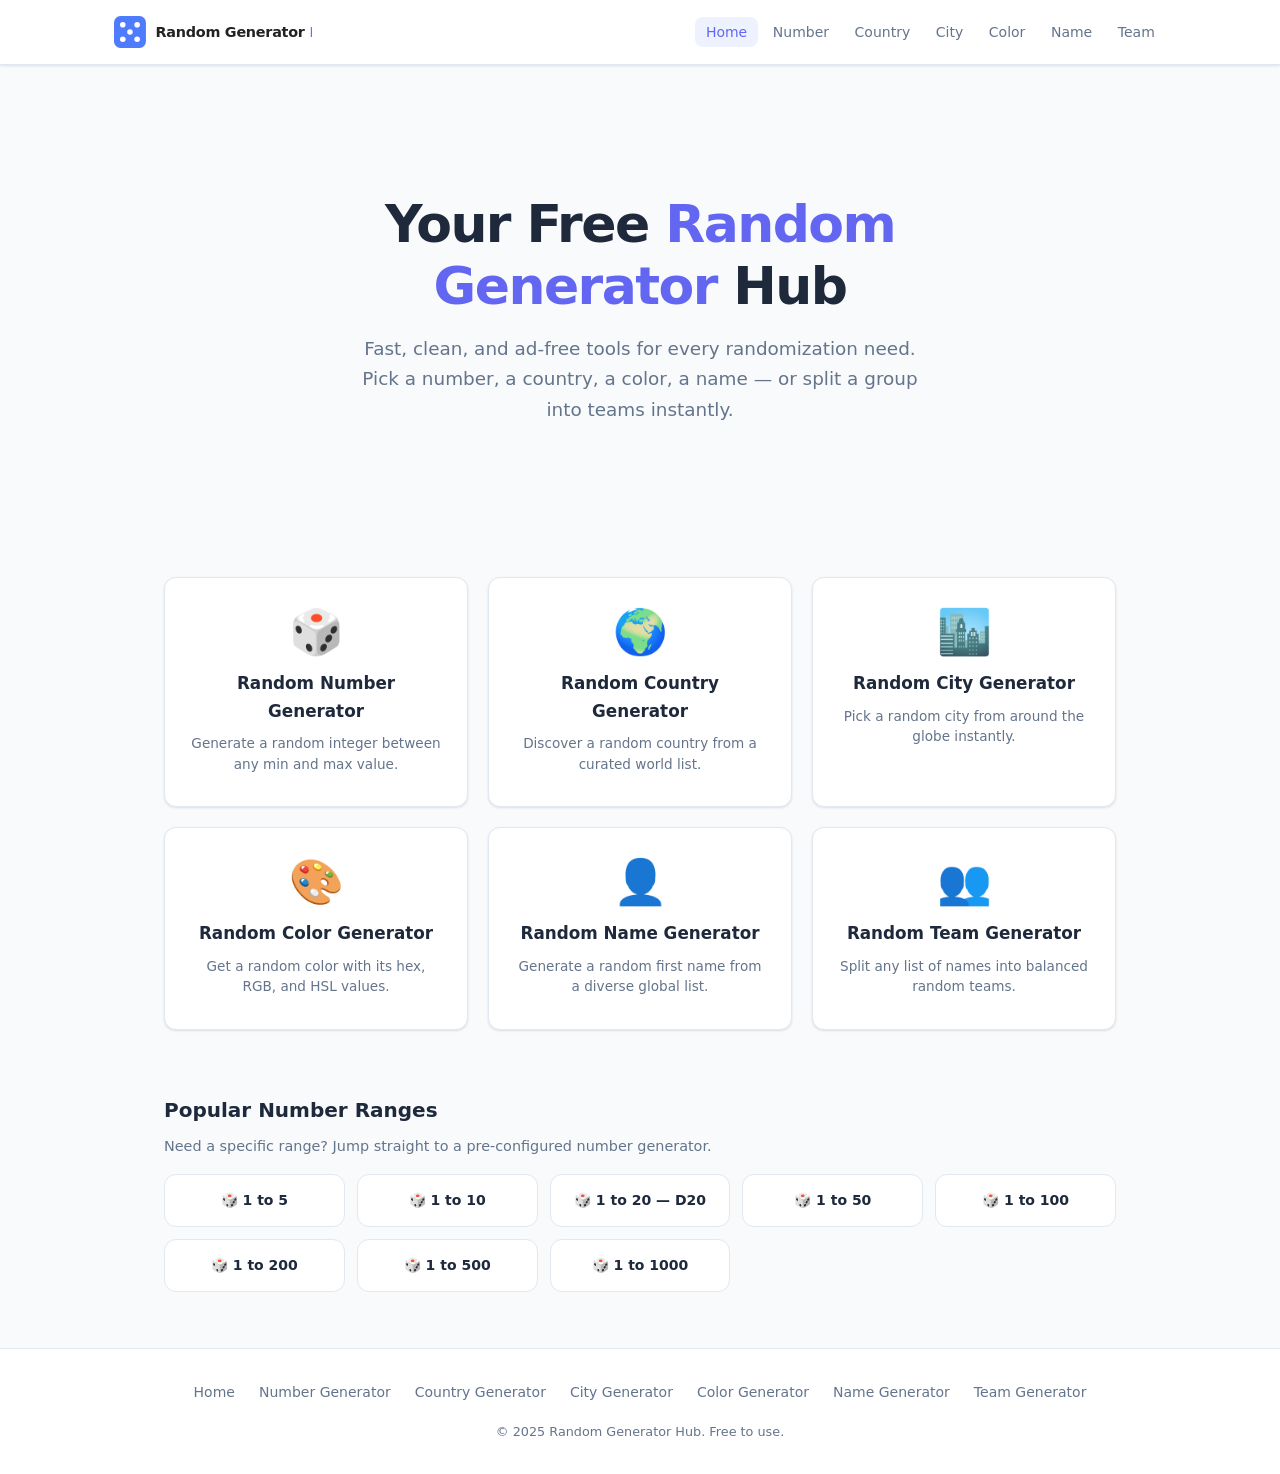
<file: index.html>
<!DOCTYPE html>
<html lang="en">
<head>
  <meta charset="UTF-8" />
  <meta name="google-site-verification" content="lBEIuS-fSyE4xe_CNG8TaV0_-NneRXKzxq7G8EycSwI" />
  <meta name="viewport" content="width=device-width, initial-scale=1.0" />

  <title>Random Generator Hub – Free Online Random Generators</title>
  <meta name="description" content="Random Generator Hub offers free, fast online random generators — numbers, countries, cities, colors, names, and team splitters. No sign-up required." />
  <meta name="application-name" content="Random Generator Hub" />
  <meta name="author" content="Random Generator Hub" />
  <meta name="robots" content="index, follow" />

  <link rel="canonical" href="https://randomhub-5ee.pages.dev/" />

  <meta property="og:title" content="Random Generator Hub – Free Online Random Generators" />
  <meta property="og:description" content="Free, fast random generators for numbers, countries, cities, colors, names, and teams. Clean tools with no ads, no sign-up." />
  <meta property="og:url" content="https://randomhub-5ee.pages.dev/" />
  <meta property="og:type" content="website" />
  <meta property="og:image" content="https://randomhub-5ee.pages.dev/assets/logo.svg" />
  <meta property="og:site_name" content="Random Generator Hub" />

  <link rel="icon" type="image/svg+xml" href="assets/favicon.svg">
  <link rel="icon" type="image/png" sizes="32x32" href="assets/favicon.png">
  <link rel="shortcut icon" href="assets/favicon.ico">
  <link rel="stylesheet" href="css/style.css" />

  <script type="application/ld+json">
  {
    "@context": "https://schema.org",
    "@graph": [
      {
        "@type": "WebSite",
        "@id": "https://randomhub-5ee.pages.dev/#website",
        "url": "https://randomhub-5ee.pages.dev/",
        "name": "Random Generator Hub",
        "alternateName": "RandomHub",
        "description": "Free online random generators for numbers, countries, cities, colors, names, and teams.",
        "potentialAction": {
          "@type": "SearchAction",
          "target": {
            "@type": "EntryPoint",
            "urlTemplate": "https://randomhub-5ee.pages.dev/?q={search_term_string}"
          },
          "query-input": "required name=search_term_string"
        }
      },
      {
        "@type": "Organization",
        "@id": "https://randomhub-5ee.pages.dev/#organization",
        "name": "Random Generator Hub",
        "url": "https://randomhub-5ee.pages.dev/"
      }
    ]
  }
  </script>
</head>
<body>

<header>
  <div class="nav-inner">
    <a href="index.html" class="logo"><img src="assets/logo.svg" alt="Random Generator Hub" height="32" width="auto"></a>
    <button class="nav-toggle" id="nav-toggle" aria-label="Toggle navigation" aria-expanded="false">
      <span></span><span></span><span></span>
    </button>
    <nav>
      <ul id="nav-menu">
        <li><a href="index.html" class="active">Home</a></li>
        <li><a href="random-number-generator.html">Number</a></li>
        <li><a href="random-country-generator.html">Country</a></li>
        <li><a href="random-city-generator.html">City</a></li>
        <li><a href="random-color-generator.html">Color</a></li>
        <li><a href="random-name-generator.html">Name</a></li>
        <li><a href="random-team-generator.html">Team</a></li>
      </ul>
    </nav>
  </div>
</header>

<main>
  <section class="hero">
    <h1>Your Free <span>Random Generator</span> Hub</h1>
    <p>Fast, clean, and ad-free tools for every randomization need. Pick a number, a country, a color, a name — or split a group into teams instantly.</p>
  </section>
</main>

<section class="generators-grid">
  <a href="random-number-generator.html" class="generator-card">
    <span class="icon">🎲</span>
    <h2>Random Number Generator</h2>
    <p>Generate a random integer between any min and max value.</p>
  </a>
  <a href="random-country-generator.html" class="generator-card">
    <span class="icon">🌍</span>
    <h2>Random Country Generator</h2>
    <p>Discover a random country from a curated world list.</p>
  </a>
  <a href="random-city-generator.html" class="generator-card">
    <span class="icon">🏙️</span>
    <h2>Random City Generator</h2>
    <p>Pick a random city from around the globe instantly.</p>
  </a>
  <a href="random-color-generator.html" class="generator-card">
    <span class="icon">🎨</span>
    <h2>Random Color Generator</h2>
    <p>Get a random color with its hex, RGB, and HSL values.</p>
  </a>
  <a href="random-name-generator.html" class="generator-card">
    <span class="icon">👤</span>
    <h2>Random Name Generator</h2>
    <p>Generate a random first name from a diverse global list.</p>
  </a>
  <a href="random-team-generator.html" class="generator-card">
    <span class="icon">👥</span>
    <h2>Random Team Generator</h2>
    <p>Split any list of names into balanced random teams.</p>
  </a>
</section>

<section style="max-width:1000px;margin:0 auto;padding:0 1.5rem 3.5rem;">
  <h2 style="font-size:1.25rem;font-weight:700;margin-bottom:0.5rem;">Popular Number Ranges</h2>
  <p style="font-size:0.9rem;color:var(--muted);margin-bottom:1rem;">Need a specific range? Jump straight to a pre-configured number generator.</p>
  <div class="related-grid">
    <a href="random-number-generator-1-5.html" class="related-link">🎲 1 to 5</a>
    <a href="random-number-generator-1-10.html" class="related-link">🎲 1 to 10</a>
    <a href="random-number-generator-1-20.html" class="related-link">🎲 1 to 20 — D20</a>
    <a href="random-number-generator-1-50.html" class="related-link">🎲 1 to 50</a>
    <a href="random-number-generator-1-100.html" class="related-link">🎲 1 to 100</a>
    <a href="random-number-generator-1-200.html" class="related-link">🎲 1 to 200</a>
    <a href="random-number-generator-1-500.html" class="related-link">🎲 1 to 500</a>
    <a href="random-number-generator-1-1000.html" class="related-link">🎲 1 to 1000</a>
  </div>
</section>

<footer>
  <div class="footer-inner">
    <div class="footer-links">
      <a href="index.html">Home</a>
      <a href="random-number-generator.html">Number Generator</a>
      <a href="random-country-generator.html">Country Generator</a>
      <a href="random-city-generator.html">City Generator</a>
      <a href="random-color-generator.html">Color Generator</a>
      <a href="random-name-generator.html">Name Generator</a>
      <a href="random-team-generator.html">Team Generator</a>
    </div>
    <p class="footer-copy">&copy; 2025 Random Generator Hub. Free to use.</p>
  </div>
</footer>

<script src="js/main.js"></script>
</body>
</html>
</file>
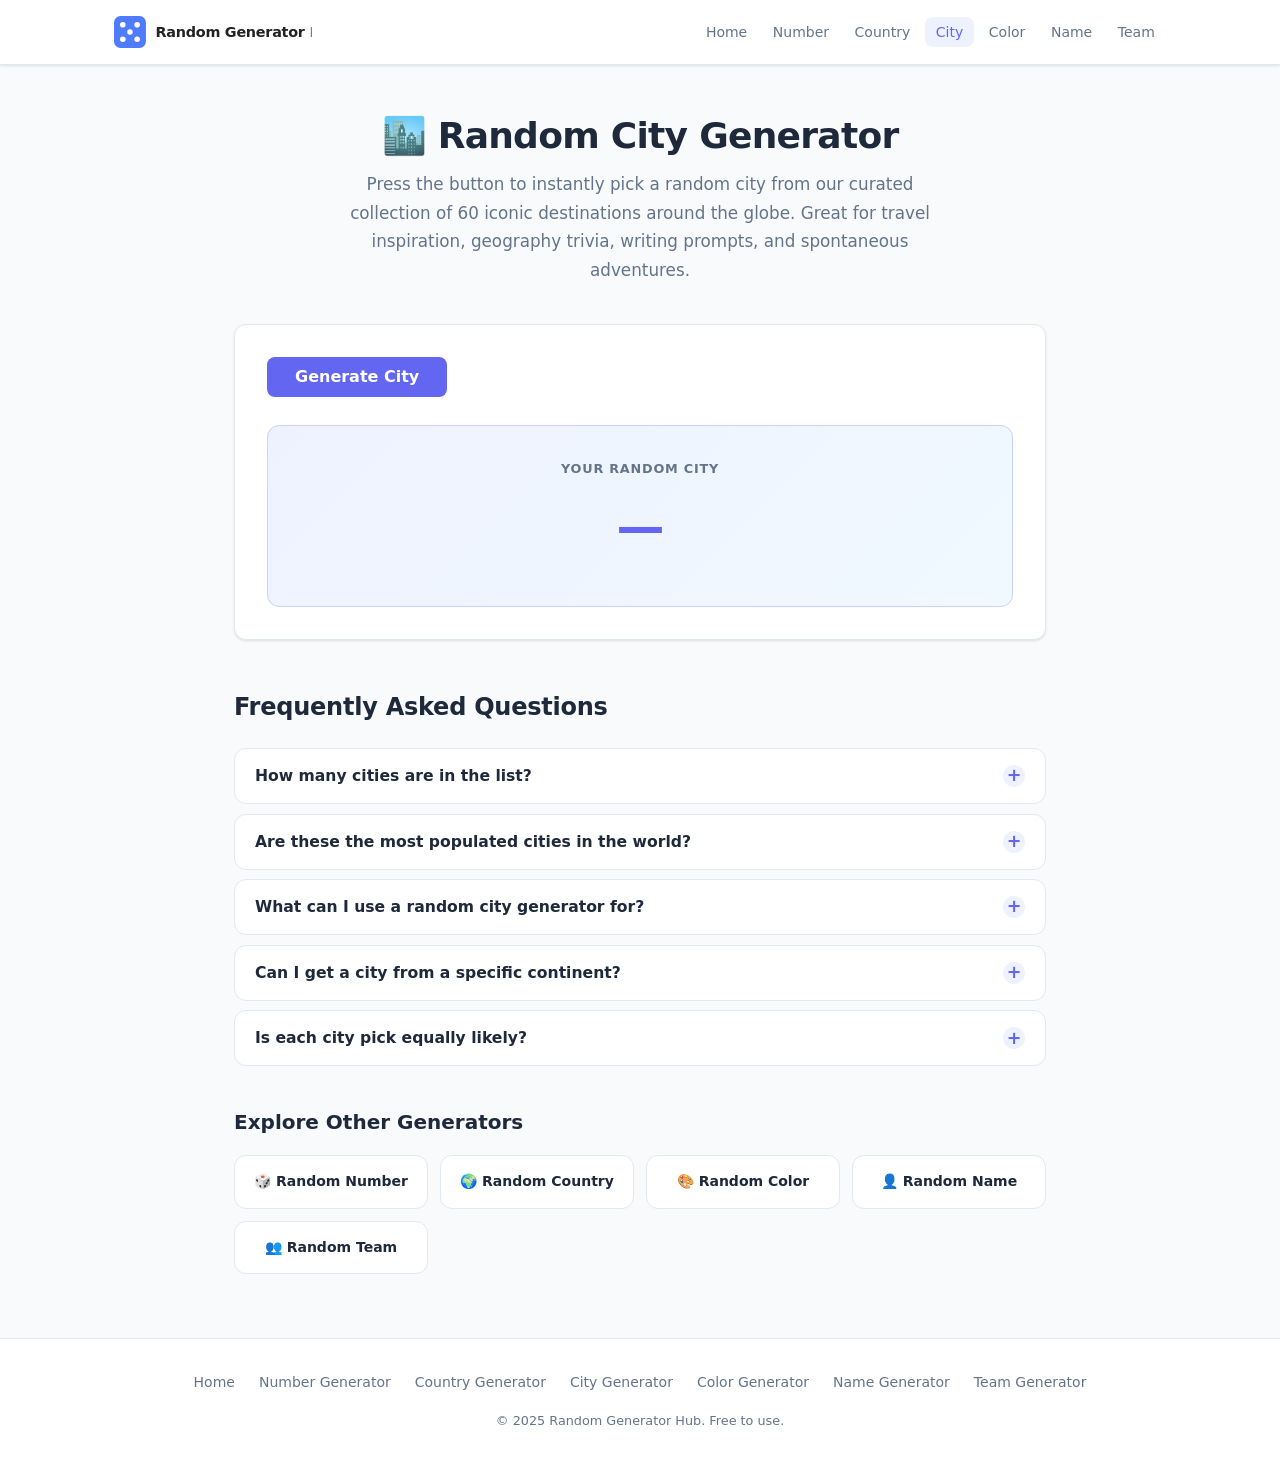
<file: random-city-generator.html>
<!DOCTYPE html>
<html lang="en">
<head>
  <meta charset="UTF-8" />
  <meta name="viewport" content="width=device-width, initial-scale=1.0" />
  <title>Random City Generator – Pick a Random City Worldwide</title>
  <meta name="description" content="Get a random city from around the world with one click. Use it for travel planning, creative writing, geography games, or just for fun." />
  <link rel="canonical" href="https://randomhub-5ee.pages.dev/random-city-generator.html" />

  <!-- Open Graph -->
  <meta property="og:title" content="Random City Generator – Pick a Random City Worldwide" />
  <meta property="og:description" content="Instantly discover a random city from 60 global destinations. Free online tool, no sign-up, works in any browser." />
  <meta property="og:url" content="https://randomhub-5ee.pages.dev/random-city-generator.html" />
  <meta property="og:type" content="website" />
  <meta property="og:image" content="https://randomhub-5ee.pages.dev/assets/logo.svg" />

  <link rel="icon" type="image/svg+xml" href="assets/favicon.svg">
  <link rel="icon" type="image/png" sizes="32x32" href="assets/favicon.png">
  <link rel="shortcut icon" href="assets/favicon.ico">
  <link rel="stylesheet" href="css/style.css" />

  <!-- JSON-LD -->
  <script type="application/ld+json">
  {
    "@context": "https://schema.org",
    "@type": "WebApplication",
    "name": "Random City Generator",
    "url": "https://randomhub-5ee.pages.dev/random-city-generator.html",
    "description": "Pick a random city from a curated list of 60 global destinations with one click.",
    "applicationCategory": "UtilityApplication",
    "operatingSystem": "Any",
    "offers": { "@type": "Offer", "price": "0", "priceCurrency": "USD" }
  }
  </script>
</head>
<body>

<header>
  <div class="nav-inner">
    <a href="index.html" class="logo"><img src="assets/logo.svg" alt="Random Generator Hub" height="32" width="auto"></a>
    <button class="nav-toggle" id="nav-toggle" aria-label="Toggle navigation" aria-expanded="false">
      <span></span><span></span><span></span>
    </button>
    <nav>
      <ul id="nav-menu">
        <li><a href="index.html">Home</a></li>
        <li><a href="random-number-generator.html">Number</a></li>
        <li><a href="random-country-generator.html">Country</a></li>
        <li><a href="random-city-generator.html" class="active">City</a></li>
        <li><a href="random-color-generator.html">Color</a></li>
        <li><a href="random-name-generator.html">Name</a></li>
        <li><a href="random-team-generator.html">Team</a></li>
      </ul>
    </nav>
  </div>
</header>

<main>
  <div class="page-header">
    <h1>🏙️ Random City Generator</h1>
    <p class="intro">Press the button to instantly pick a random city from our curated collection of 60 iconic destinations around the globe. Great for travel inspiration, geography trivia, writing prompts, and spontaneous adventures.</p>
  </div>

  <div class="tool-card">
    <button class="btn btn-primary" id="generate-btn">Generate City</button>

    <div class="result-box" aria-live="polite">
      <span class="result-label">Your random city</span>
      <span class="result-value" id="result-value">—</span>
      <span style="font-size:0.8rem;color:var(--muted)" id="result-count"></span>
    </div>
  </div>

  <!-- FAQ -->
  <section class="faq" aria-label="Frequently asked questions">
    <h2>Frequently Asked Questions</h2>

    <div class="faq-item">
      <button class="faq-question">
        How many cities are in the list?
        <span class="faq-icon">+</span>
      </button>
      <div class="faq-answer">
        The list includes 60 cities spanning every major region of the world — from Amsterdam and Buenos Aires to Tokyo and Zürich. It focuses on globally recognized cities known for culture, tourism, or commerce.
      </div>
    </div>

    <div class="faq-item">
      <button class="faq-question">
        Are these the most populated cities in the world?
        <span class="faq-icon">+</span>
      </button>
      <div class="faq-answer">
        Not exclusively. The list balances population size with international recognition and geographic diversity. Cities like Tokyo, Shanghai, and São Paulo are included, but so are smaller yet iconic cities like Prague, Dublin, and Florence.
      </div>
    </div>

    <div class="faq-item">
      <button class="faq-question">
        What can I use a random city generator for?
        <span class="faq-icon">+</span>
      </button>
      <div class="faq-answer">
        Common uses include: planning your next travel destination, setting the scene in fiction writing, hosting geography quiz nights, generating random settings for board games or role-playing games, and breaking decision paralysis when choosing a vacation spot.
      </div>
    </div>

    <div class="faq-item">
      <button class="faq-question">
        Can I get a city from a specific continent?
        <span class="faq-icon">+</span>
      </button>
      <div class="faq-answer">
        The current version generates from the full worldwide list. A continent filter is planned for a future update. For now, keep clicking — with 60 cities across six continents, variety is guaranteed.
      </div>
    </div>

    <div class="faq-item">
      <button class="faq-question">
        Is each city pick equally likely?
        <span class="faq-icon">+</span>
      </button>
      <div class="faq-answer">
        Yes. Every city has exactly the same probability of being selected, making the pick fully unbiased each time you click Generate.
      </div>
    </div>
  </section>

  <!-- Related tools -->
  <section class="related" aria-label="Related generators">
    <h2>Explore Other Generators</h2>
    <div class="related-grid">
      <a href="random-number-generator.html" class="related-link">🎲 Random Number</a>
      <a href="random-country-generator.html" class="related-link">🌍 Random Country</a>
      <a href="random-color-generator.html" class="related-link">🎨 Random Color</a>
      <a href="random-name-generator.html" class="related-link">👤 Random Name</a>
      <a href="random-team-generator.html" class="related-link">👥 Random Team</a>
    </div>
  </section>
</main>

<footer>
  <div class="footer-inner">
    <div class="footer-links">
      <a href="index.html">Home</a>
      <a href="random-number-generator.html">Number Generator</a>
      <a href="random-country-generator.html">Country Generator</a>
      <a href="random-city-generator.html">City Generator</a>
      <a href="random-color-generator.html">Color Generator</a>
      <a href="random-name-generator.html">Name Generator</a>
      <a href="random-team-generator.html">Team Generator</a>
    </div>
    <p class="footer-copy">&copy; 2025 Random Generator Hub. Free to use.</p>
  </div>
</footer>

<script src="js/main.js"></script>
<script src="js/random-city.js"></script>
</body>
</html>
</file>
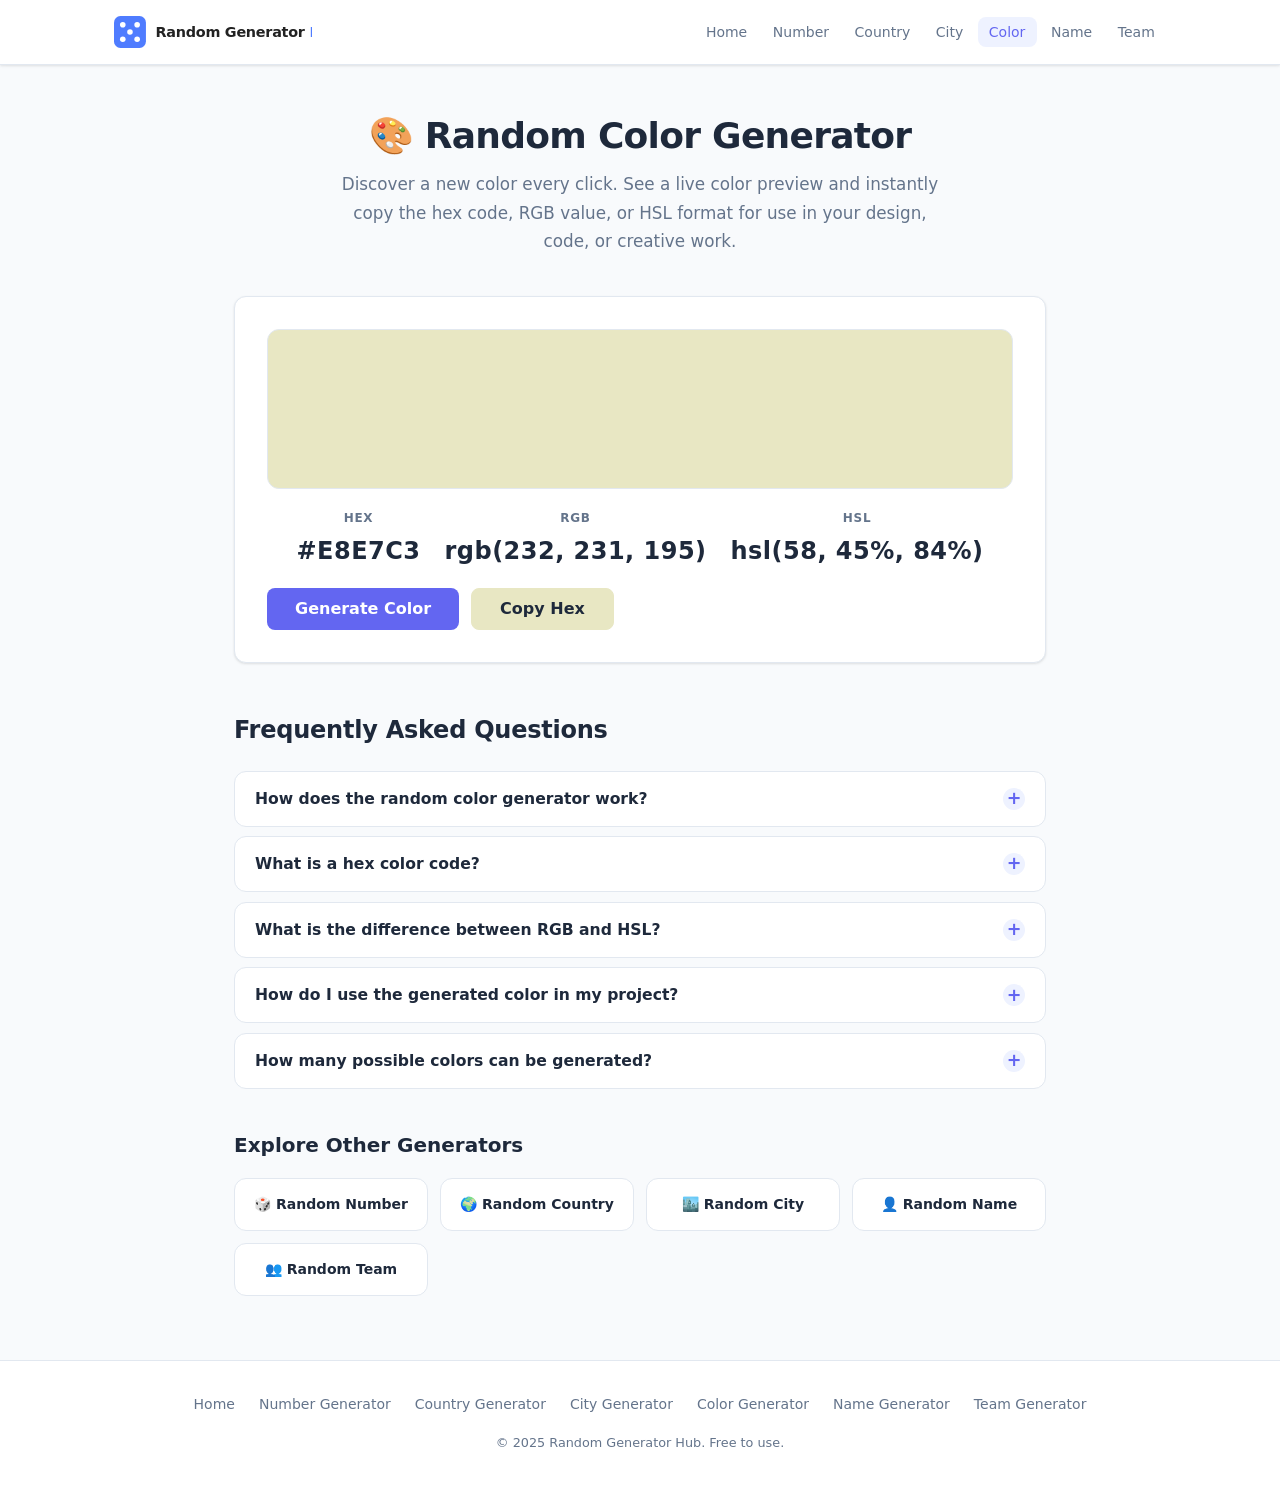
<file: random-color-generator.html>
<!DOCTYPE html>
<html lang="en">
<head>
  <meta charset="UTF-8" />
  <meta name="viewport" content="width=device-width, initial-scale=1.0" />
  <title>Random Color Generator – Get a Random Hex &amp; RGB Color</title>
  <meta name="description" content="Generate a random color with its hex code, RGB, and HSL values. Preview the color, copy the hex, and use it instantly in your design projects." />
  <link rel="canonical" href="https://randomhub-5ee.pages.dev/random-color-generator.html" />

  <!-- Open Graph -->
  <meta property="og:title" content="Random Color Generator – Get a Random Hex &amp; RGB Color" />
  <meta property="og:description" content="Instantly generate random colors with hex, RGB, and HSL values. Free online color picker — no design software needed." />
  <meta property="og:url" content="https://randomhub-5ee.pages.dev/random-color-generator.html" />
  <meta property="og:type" content="website" />
  <meta property="og:image" content="https://randomhub-5ee.pages.dev/assets/logo.svg" />

  <link rel="icon" type="image/svg+xml" href="assets/favicon.svg">
  <link rel="icon" type="image/png" sizes="32x32" href="assets/favicon.png">
  <link rel="shortcut icon" href="assets/favicon.ico">
  <link rel="stylesheet" href="css/style.css" />

  <!-- JSON-LD -->
  <script type="application/ld+json">
  {
    "@context": "https://schema.org",
    "@type": "WebApplication",
    "name": "Random Color Generator",
    "url": "https://randomhub-5ee.pages.dev/random-color-generator.html",
    "description": "Generate random colors with hex, RGB, and HSL values. Preview and copy the color instantly.",
    "applicationCategory": "UtilityApplication",
    "operatingSystem": "Any",
    "offers": { "@type": "Offer", "price": "0", "priceCurrency": "USD" }
  }
  </script>
</head>
<body>

<header>
  <div class="nav-inner">
    <a href="index.html" class="logo"><img src="assets/logo.svg" alt="Random Generator Hub" height="32" width="auto"></a>
    <button class="nav-toggle" id="nav-toggle" aria-label="Toggle navigation" aria-expanded="false">
      <span></span><span></span><span></span>
    </button>
    <nav>
      <ul id="nav-menu">
        <li><a href="index.html">Home</a></li>
        <li><a href="random-number-generator.html">Number</a></li>
        <li><a href="random-country-generator.html">Country</a></li>
        <li><a href="random-city-generator.html">City</a></li>
        <li><a href="random-color-generator.html" class="active">Color</a></li>
        <li><a href="random-name-generator.html">Name</a></li>
        <li><a href="random-team-generator.html">Team</a></li>
      </ul>
    </nav>
  </div>
</header>

<main>
  <div class="page-header">
    <h1>🎨 Random Color Generator</h1>
    <p class="intro">Discover a new color every click. See a live color preview and instantly copy the hex code, RGB value, or HSL format for use in your design, code, or creative work.</p>
  </div>

  <div class="tool-card">
    <div id="color-preview" class="color-preview" aria-hidden="true"></div>

    <div class="color-codes" aria-live="polite">
      <div class="color-code-block">
        <div class="color-code-label">HEX</div>
        <div class="color-code-value" id="hex-value">#6366F1</div>
      </div>
      <div class="color-code-block">
        <div class="color-code-label">RGB</div>
        <div class="color-code-value" id="rgb-value">rgb(99, 102, 241)</div>
      </div>
      <div class="color-code-block">
        <div class="color-code-label">HSL</div>
        <div class="color-code-value" id="hsl-value">hsl(239, 84%, 67%)</div>
      </div>
    </div>

    <div class="btn-group">
      <button class="btn btn-primary" id="generate-btn">Generate Color</button>
      <button class="btn btn-secondary" id="copy-btn">Copy Hex</button>
    </div>
  </div>

  <!-- FAQ -->
  <section class="faq" aria-label="Frequently asked questions">
    <h2>Frequently Asked Questions</h2>

    <div class="faq-item">
      <button class="faq-question">
        How does the random color generator work?
        <span class="faq-icon">+</span>
      </button>
      <div class="faq-answer">
        The tool generates three random integers between 0 and 255, one each for the Red, Green, and Blue channels. These are combined to form a hex color code (e.g. <code>#A3F2B1</code>), and then converted to HSL for the third display format.
      </div>
    </div>

    <div class="faq-item">
      <button class="faq-question">
        What is a hex color code?
        <span class="faq-icon">+</span>
      </button>
      <div class="faq-answer">
        A hex color code is a 6-character string prefixed with <code>#</code> that represents a color in the RGB color model using base-16 (hexadecimal) notation. For example, <code>#FF0000</code> is pure red, <code>#0000FF</code> is pure blue, and <code>#FFFFFF</code> is white.
      </div>
    </div>

    <div class="faq-item">
      <button class="faq-question">
        What is the difference between RGB and HSL?
        <span class="faq-icon">+</span>
      </button>
      <div class="faq-answer">
        RGB (Red, Green, Blue) defines a color by mixing light intensities of three primary colors, each from 0–255. HSL (Hue, Saturation, Lightness) describes color more intuitively — hue is the type of color (0–360°), saturation is its vividness, and lightness controls how bright or dark it is.
      </div>
    </div>

    <div class="faq-item">
      <button class="faq-question">
        How do I use the generated color in my project?
        <span class="faq-icon">+</span>
      </button>
      <div class="faq-answer">
        Click <strong>Copy Hex</strong> to copy the hex code to your clipboard, then paste it directly into CSS, Figma, Photoshop, Canva, or any design tool that accepts hex color input. You can also use the RGB or HSL values if your tool supports those formats.
      </div>
    </div>

    <div class="faq-item">
      <button class="faq-question">
        How many possible colors can be generated?
        <span class="faq-icon">+</span>
      </button>
      <div class="faq-answer">
        There are 256 × 256 × 256 = <strong>16,777,216</strong> possible colors. Each is equally likely, so you could keep clicking for a lifetime and never see every combination.
      </div>
    </div>
  </section>

  <!-- Related tools -->
  <section class="related" aria-label="Related generators">
    <h2>Explore Other Generators</h2>
    <div class="related-grid">
      <a href="random-number-generator.html" class="related-link">🎲 Random Number</a>
      <a href="random-country-generator.html" class="related-link">🌍 Random Country</a>
      <a href="random-city-generator.html" class="related-link">🏙️ Random City</a>
      <a href="random-name-generator.html" class="related-link">👤 Random Name</a>
      <a href="random-team-generator.html" class="related-link">👥 Random Team</a>
    </div>
  </section>
</main>

<footer>
  <div class="footer-inner">
    <div class="footer-links">
      <a href="index.html">Home</a>
      <a href="random-number-generator.html">Number Generator</a>
      <a href="random-country-generator.html">Country Generator</a>
      <a href="random-city-generator.html">City Generator</a>
      <a href="random-color-generator.html">Color Generator</a>
      <a href="random-name-generator.html">Name Generator</a>
      <a href="random-team-generator.html">Team Generator</a>
    </div>
    <p class="footer-copy">&copy; 2025 Random Generator Hub. Free to use.</p>
  </div>
</footer>

<script src="js/main.js"></script>
<script src="js/random-color.js"></script>
</body>
</html>
</file>
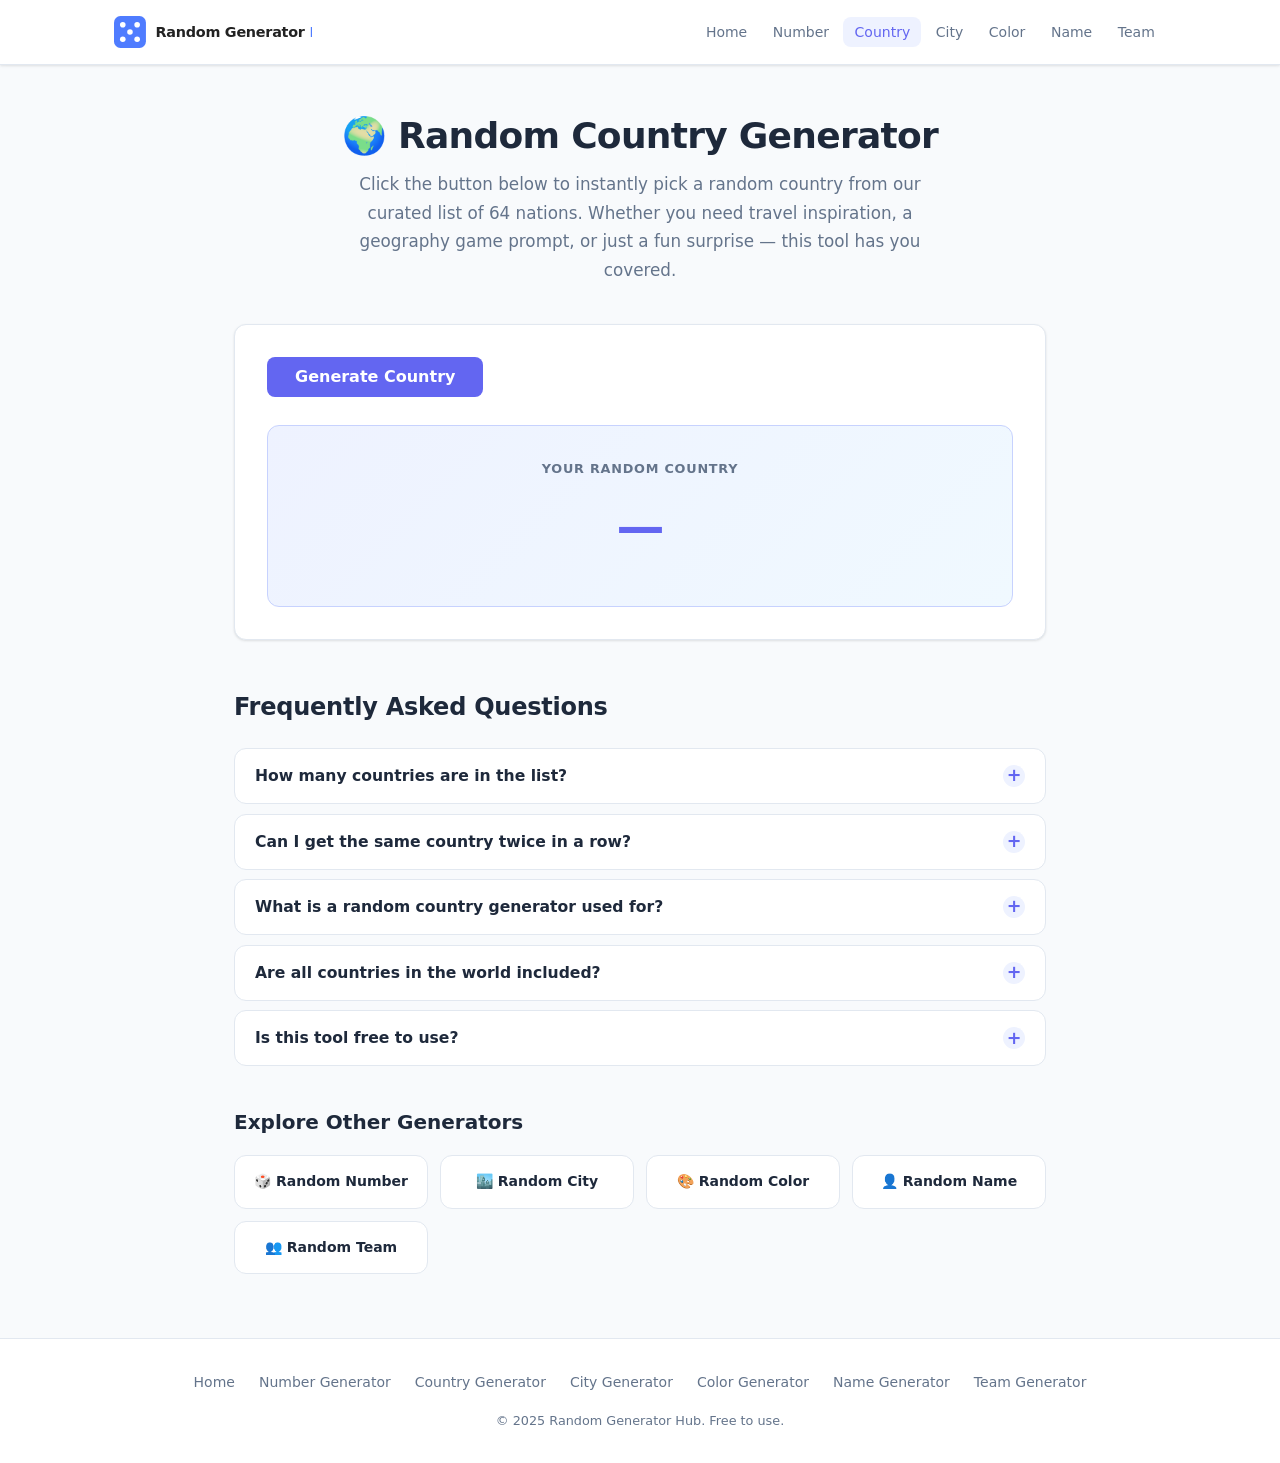
<file: random-country-generator.html>
<!DOCTYPE html>
<html lang="en">
<head>
  <meta charset="UTF-8" />
  <meta name="viewport" content="width=device-width, initial-scale=1.0" />
  <title>Random Country Generator – Discover a Country at Random</title>
  <meta name="description" content="Instantly pick a random country from a worldwide list. Great for travel inspiration, geography quizzes, games, and classroom activities." />
  <link rel="canonical" href="https://randomhub-5ee.pages.dev/random-country-generator.html" />

  <!-- Open Graph -->
  <meta property="og:title" content="Random Country Generator – Discover a Country at Random" />
  <meta property="og:description" content="Click once to get a random country from our curated world list. Free, instant, no sign-up required." />
  <meta property="og:url" content="https://randomhub-5ee.pages.dev/random-country-generator.html" />
  <meta property="og:type" content="website" />
  <meta property="og:image" content="https://randomhub-5ee.pages.dev/assets/logo.svg" />

  <link rel="icon" type="image/svg+xml" href="assets/favicon.svg">
  <link rel="icon" type="image/png" sizes="32x32" href="assets/favicon.png">
  <link rel="shortcut icon" href="assets/favicon.ico">
  <link rel="stylesheet" href="css/style.css" />

  <!-- JSON-LD -->
  <script type="application/ld+json">
  {
    "@context": "https://schema.org",
    "@type": "WebApplication",
    "name": "Random Country Generator",
    "url": "https://randomhub-5ee.pages.dev/random-country-generator.html",
    "description": "Pick a random country from a worldwide list with one click. Ideal for travel inspiration, geography games, and quizzes.",
    "applicationCategory": "UtilityApplication",
    "operatingSystem": "Any",
    "offers": { "@type": "Offer", "price": "0", "priceCurrency": "USD" }
  }
  </script>
</head>
<body>

<header>
  <div class="nav-inner">
    <a href="index.html" class="logo"><img src="assets/logo.svg" alt="Random Generator Hub" height="32" width="auto"></a>
    <button class="nav-toggle" id="nav-toggle" aria-label="Toggle navigation" aria-expanded="false">
      <span></span><span></span><span></span>
    </button>
    <nav>
      <ul id="nav-menu">
        <li><a href="index.html">Home</a></li>
        <li><a href="random-number-generator.html">Number</a></li>
        <li><a href="random-country-generator.html" class="active">Country</a></li>
        <li><a href="random-city-generator.html">City</a></li>
        <li><a href="random-color-generator.html">Color</a></li>
        <li><a href="random-name-generator.html">Name</a></li>
        <li><a href="random-team-generator.html">Team</a></li>
      </ul>
    </nav>
  </div>
</header>

<main>
  <div class="page-header">
    <h1>🌍 Random Country Generator</h1>
    <p class="intro">Click the button below to instantly pick a random country from our curated list of 64 nations. Whether you need travel inspiration, a geography game prompt, or just a fun surprise — this tool has you covered.</p>
  </div>

  <div class="tool-card">
    <button class="btn btn-primary" id="generate-btn">Generate Country</button>

    <div class="result-box" aria-live="polite">
      <span class="result-label">Your random country</span>
      <span class="result-value" id="result-value">—</span>
      <span style="font-size:0.8rem;color:var(--muted)" id="result-count"></span>
    </div>
  </div>

  <!-- FAQ -->
  <section class="faq" aria-label="Frequently asked questions">
    <h2>Frequently Asked Questions</h2>

    <div class="faq-item">
      <button class="faq-question">
        How many countries are in the list?
        <span class="faq-icon">+</span>
      </button>
      <div class="faq-answer">
        Our list includes 64 well-known countries spanning every inhabited continent, from Argentina and Australia to Vietnam and Zimbabwe.
      </div>
    </div>

    <div class="faq-item">
      <button class="faq-question">
        Can I get the same country twice in a row?
        <span class="faq-icon">+</span>
      </button>
      <div class="faq-answer">
        Yes, each result is independent. Just like rolling a dice, there is always a chance the same country appears consecutively. This ensures each pick is truly unbiased.
      </div>
    </div>

    <div class="faq-item">
      <button class="faq-question">
        What is a random country generator used for?
        <span class="faq-icon">+</span>
      </button>
      <div class="faq-answer">
        Popular uses include travel bucket-list challenges (visit wherever the generator picks!), geography quizzes and classroom games, creative writing prompts, world culture exploration, and deciding the setting for a game or story.
      </div>
    </div>

    <div class="faq-item">
      <button class="faq-question">
        Are all countries in the world included?
        <span class="faq-icon">+</span>
      </button>
      <div class="faq-answer">
        The current list covers 64 widely recognized countries. While it does not include every territory or micro-state, it represents a broad and diverse global selection. The list is periodically reviewed and expanded.
      </div>
    </div>

    <div class="faq-item">
      <button class="faq-question">
        Is this tool free to use?
        <span class="faq-icon">+</span>
      </button>
      <div class="faq-answer">
        Completely free. There is no account required, no download needed, and no ads. The generator runs entirely in your browser.
      </div>
    </div>
  </section>

  <!-- Related tools -->
  <section class="related" aria-label="Related generators">
    <h2>Explore Other Generators</h2>
    <div class="related-grid">
      <a href="random-number-generator.html" class="related-link">🎲 Random Number</a>
      <a href="random-city-generator.html" class="related-link">🏙️ Random City</a>
      <a href="random-color-generator.html" class="related-link">🎨 Random Color</a>
      <a href="random-name-generator.html" class="related-link">👤 Random Name</a>
      <a href="random-team-generator.html" class="related-link">👥 Random Team</a>
    </div>
  </section>
</main>

<footer>
  <div class="footer-inner">
    <div class="footer-links">
      <a href="index.html">Home</a>
      <a href="random-number-generator.html">Number Generator</a>
      <a href="random-country-generator.html">Country Generator</a>
      <a href="random-city-generator.html">City Generator</a>
      <a href="random-color-generator.html">Color Generator</a>
      <a href="random-name-generator.html">Name Generator</a>
      <a href="random-team-generator.html">Team Generator</a>
    </div>
    <p class="footer-copy">&copy; 2025 Random Generator Hub. Free to use.</p>
  </div>
</footer>

<script src="js/main.js"></script>
<script src="js/random-country.js"></script>
</body>
</html>
</file>
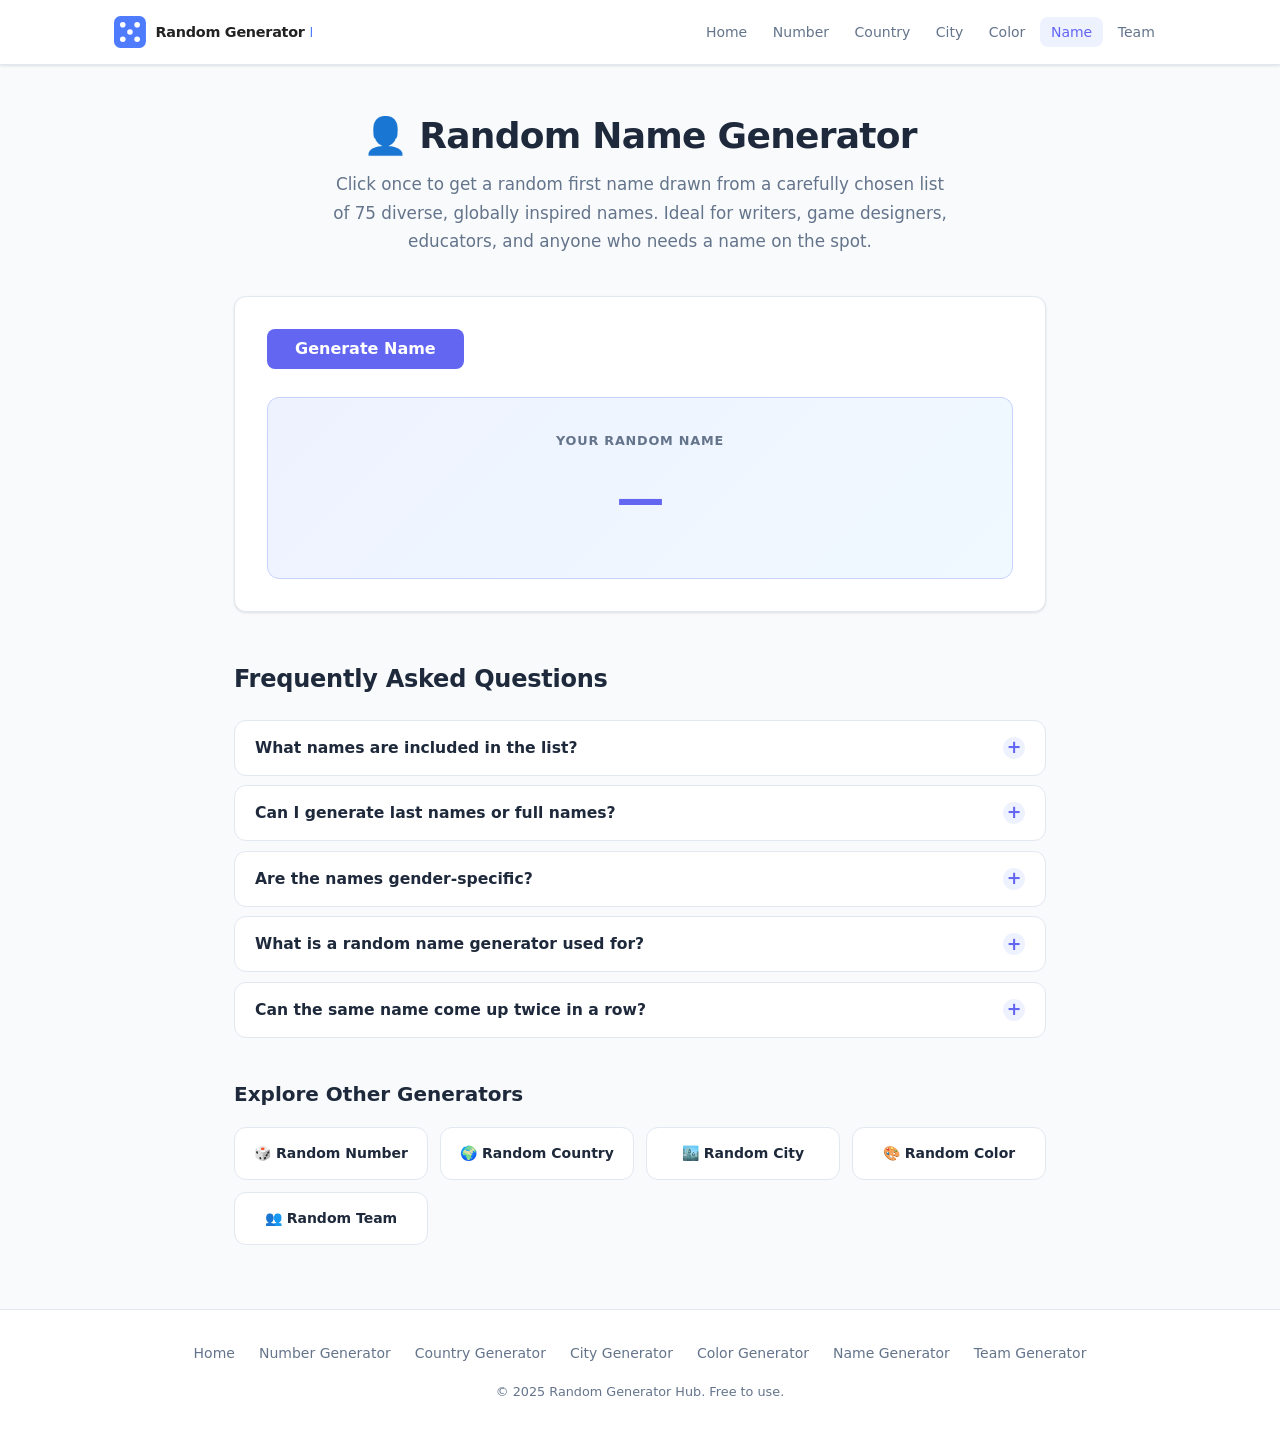
<file: random-name-generator.html>
<!DOCTYPE html>
<html lang="en">
<head>
  <meta charset="UTF-8" />
  <meta name="viewport" content="width=device-width, initial-scale=1.0" />
  <title>Random Name Generator – Pick a Random First Name</title>
  <meta name="description" content="Generate a random first name from a diverse, multicultural list of 75 names. Perfect for character creation, games, baby name inspiration, and more." />
  <link rel="canonical" href="https://randomhub-5ee.pages.dev/random-name-generator.html" />

  <!-- Open Graph -->
  <meta property="og:title" content="Random Name Generator – Pick a Random First Name" />
  <meta property="og:description" content="Instantly pick a random first name from 75 diverse names. Free online tool for writers, game designers, and anyone needing a name in a hurry." />
  <meta property="og:url" content="https://randomhub-5ee.pages.dev/random-name-generator.html" />
  <meta property="og:type" content="website" />
  <meta property="og:image" content="https://randomhub-5ee.pages.dev/assets/logo.svg" />

  <link rel="icon" type="image/svg+xml" href="assets/favicon.svg">
  <link rel="icon" type="image/png" sizes="32x32" href="assets/favicon.png">
  <link rel="shortcut icon" href="assets/favicon.ico">
  <link rel="stylesheet" href="css/style.css" />

  <!-- JSON-LD -->
  <script type="application/ld+json">
  {
    "@context": "https://schema.org",
    "@type": "WebApplication",
    "name": "Random Name Generator",
    "url": "https://randomhub-5ee.pages.dev/random-name-generator.html",
    "description": "Pick a random first name from a diverse multicultural list of 75 names — ideal for character creation, games, and creative writing.",
    "applicationCategory": "UtilityApplication",
    "operatingSystem": "Any",
    "offers": { "@type": "Offer", "price": "0", "priceCurrency": "USD" }
  }
  </script>
</head>
<body>

<header>
  <div class="nav-inner">
    <a href="index.html" class="logo"><img src="assets/logo.svg" alt="Random Generator Hub" height="32" width="auto"></a>
    <button class="nav-toggle" id="nav-toggle" aria-label="Toggle navigation" aria-expanded="false">
      <span></span><span></span><span></span>
    </button>
    <nav>
      <ul id="nav-menu">
        <li><a href="index.html">Home</a></li>
        <li><a href="random-number-generator.html">Number</a></li>
        <li><a href="random-country-generator.html">Country</a></li>
        <li><a href="random-city-generator.html">City</a></li>
        <li><a href="random-color-generator.html">Color</a></li>
        <li><a href="random-name-generator.html" class="active">Name</a></li>
        <li><a href="random-team-generator.html">Team</a></li>
      </ul>
    </nav>
  </div>
</header>

<main>
  <div class="page-header">
    <h1>👤 Random Name Generator</h1>
    <p class="intro">Click once to get a random first name drawn from a carefully chosen list of 75 diverse, globally inspired names. Ideal for writers, game designers, educators, and anyone who needs a name on the spot.</p>
  </div>

  <div class="tool-card">
    <button class="btn btn-primary" id="generate-btn">Generate Name</button>

    <div class="result-box" aria-live="polite">
      <span class="result-label">Your random name</span>
      <span class="result-value" id="result-value">—</span>
      <span style="font-size:0.8rem;color:var(--muted)" id="result-count"></span>
    </div>
  </div>

  <!-- FAQ -->
  <section class="faq" aria-label="Frequently asked questions">
    <h2>Frequently Asked Questions</h2>

    <div class="faq-item">
      <button class="faq-question">
        What names are included in the list?
        <span class="faq-icon">+</span>
      </button>
      <div class="faq-answer">
        The list contains 75 first names drawn from a wide range of cultural and linguistic backgrounds — including European (Alice, Felix, Lena), Latin American (Mateo, Sofia, Pablo), East Asian (Yuki, Wei, Aiko), Middle Eastern (Omar, Yasmine, Fatima), and South Asian (Priya) origins, among others.
      </div>
    </div>

    <div class="faq-item">
      <button class="faq-question">
        Can I generate last names or full names?
        <span class="faq-icon">+</span>
      </button>
      <div class="faq-answer">
        Currently the tool generates first names only. A full name generator — combining a random first name with a random surname — is planned as a future addition to the hub.
      </div>
    </div>

    <div class="faq-item">
      <button class="faq-question">
        Are the names gender-specific?
        <span class="faq-icon">+</span>
      </button>
      <div class="faq-answer">
        The list is mixed — it includes names traditionally associated with various genders as well as several that are widely used across genders. No gender label is attached to results, leaving interpretation to the user.
      </div>
    </div>

    <div class="faq-item">
      <button class="faq-question">
        What is a random name generator used for?
        <span class="faq-icon">+</span>
      </button>
      <div class="faq-answer">
        Writers use it to name fictional characters quickly. Game designers use it for NPCs. Teachers use it to assign anonymous roles. Parents use it for baby name inspiration. Developers use it to generate realistic placeholder data. Essentially, anywhere a name is needed fast.
      </div>
    </div>

    <div class="faq-item">
      <button class="faq-question">
        Can the same name come up twice in a row?
        <span class="faq-icon">+</span>
      </button>
      <div class="faq-answer">
        Yes. Each generation is completely independent, so repeats are possible but statistically rare with 75 names in the pool. If you want unique names in a sequence, consider the <a href="random-team-generator.html">Team Generator</a>, which shuffles names without replacement.
      </div>
    </div>
  </section>

  <!-- Related tools -->
  <section class="related" aria-label="Related generators">
    <h2>Explore Other Generators</h2>
    <div class="related-grid">
      <a href="random-number-generator.html" class="related-link">🎲 Random Number</a>
      <a href="random-country-generator.html" class="related-link">🌍 Random Country</a>
      <a href="random-city-generator.html" class="related-link">🏙️ Random City</a>
      <a href="random-color-generator.html" class="related-link">🎨 Random Color</a>
      <a href="random-team-generator.html" class="related-link">👥 Random Team</a>
    </div>
  </section>
</main>

<footer>
  <div class="footer-inner">
    <div class="footer-links">
      <a href="index.html">Home</a>
      <a href="random-number-generator.html">Number Generator</a>
      <a href="random-country-generator.html">Country Generator</a>
      <a href="random-city-generator.html">City Generator</a>
      <a href="random-color-generator.html">Color Generator</a>
      <a href="random-name-generator.html">Name Generator</a>
      <a href="random-team-generator.html">Team Generator</a>
    </div>
    <p class="footer-copy">&copy; 2025 Random Generator Hub. Free to use.</p>
  </div>
</footer>

<script src="js/main.js"></script>
<script src="js/random-name.js"></script>
</body>
</html>
</file>
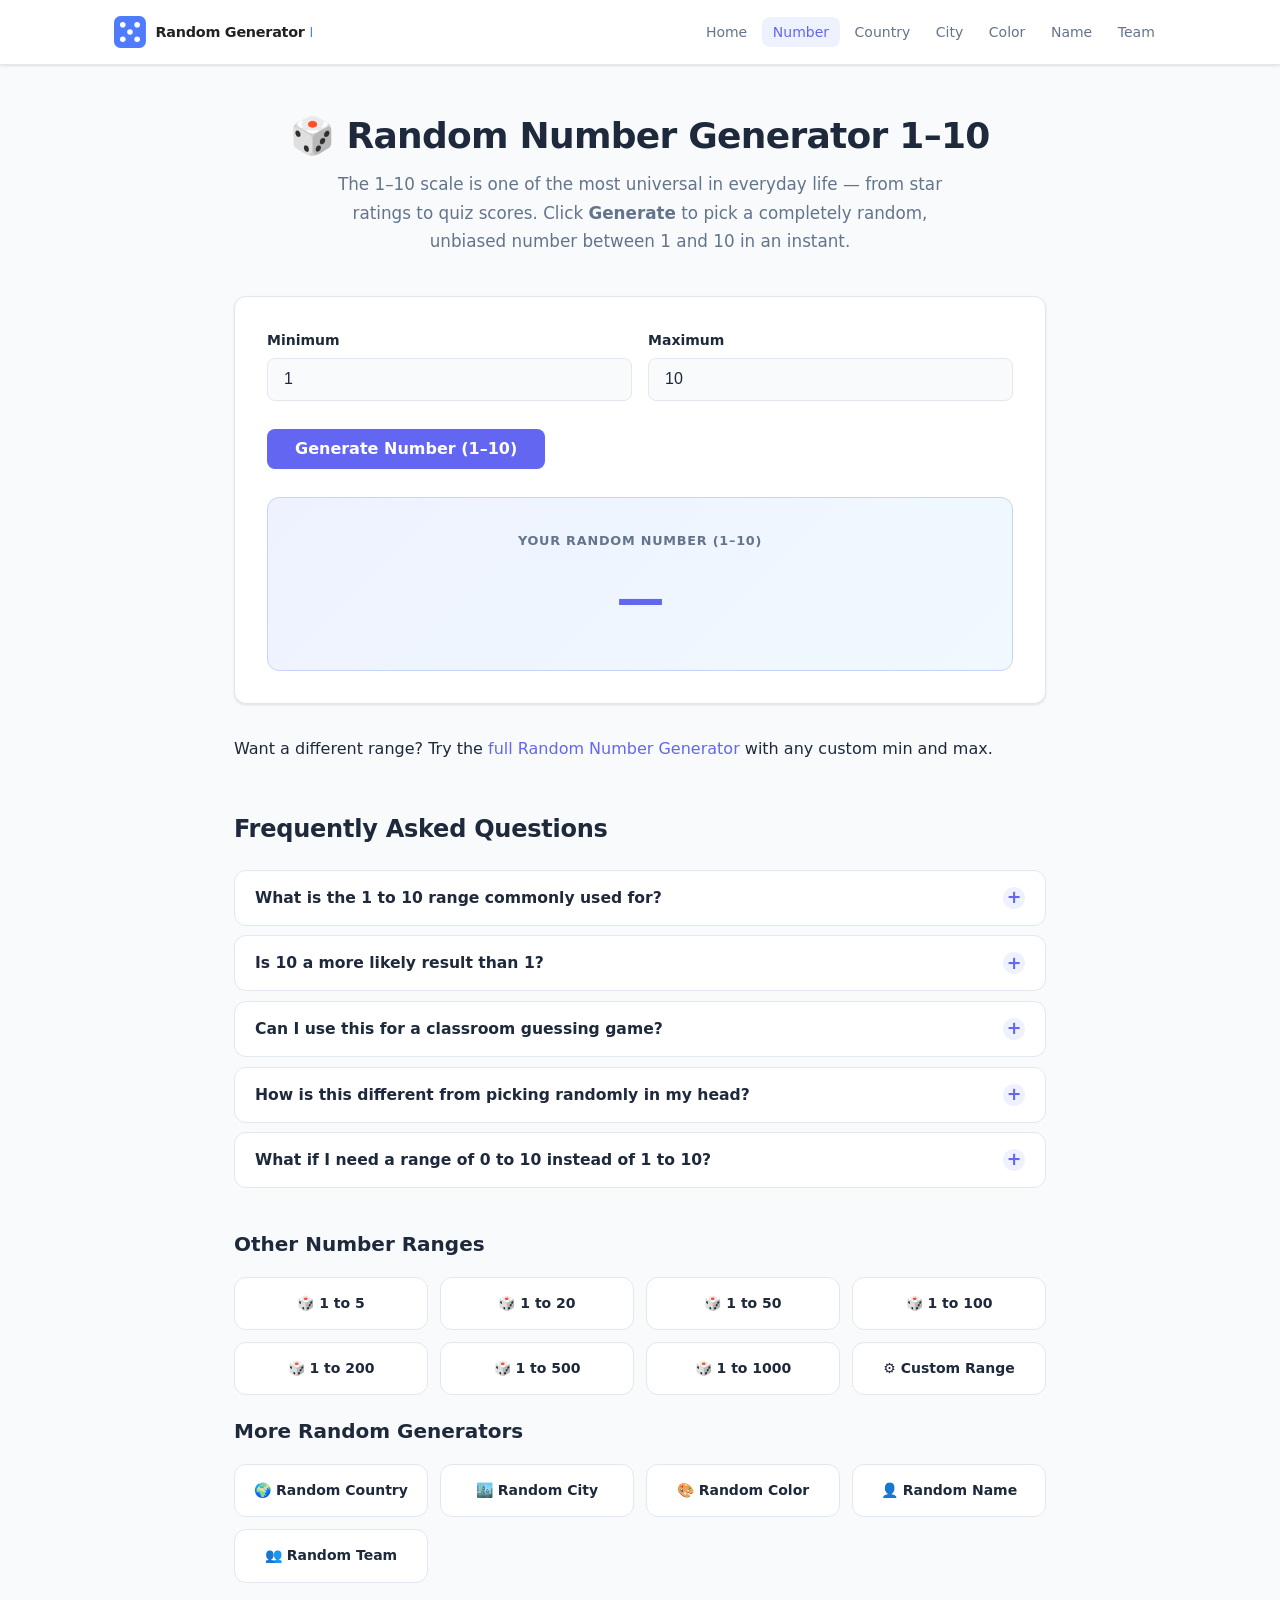
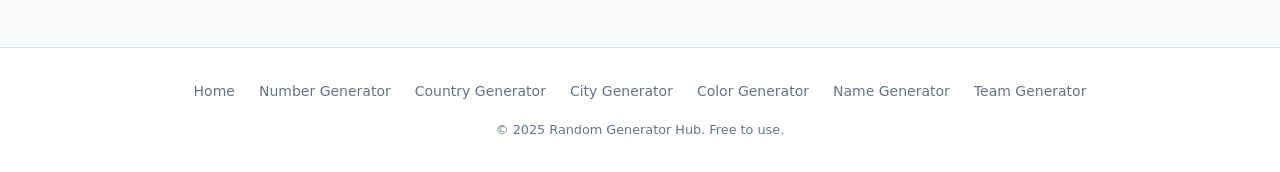
<file: random-number-generator-1-10.html>
<!DOCTYPE html>
<html lang="en">
<head>
  <meta charset="UTF-8" />
  <meta name="viewport" content="width=device-width, initial-scale=1.0" />
  <title>Random Number Generator 1-10 – Pick a Number from 1 to 10</title>
  <meta name="description" content="Generate a random number between 1 and 10 instantly. Ideal for rating scales, classroom games, quick decisions, and ten-option choices." />
  <link rel="canonical" href="https://randomhub-5ee.pages.dev/random-number-generator-1-10.html" />

  <!-- Open Graph -->
  <meta property="og:title" content="Random Number Generator 1-10 – Pick a Number from 1 to 10" />
  <meta property="og:description" content="Free online tool to instantly pick a random number from 1 to 10. Great for ratings, games, and quick decisions." />
  <meta property="og:url" content="https://randomhub-5ee.pages.dev/random-number-generator-1-10.html" />
  <meta property="og:type" content="website" />
  <meta property="og:image" content="https://randomhub-5ee.pages.dev/assets/logo.svg" />

  <link rel="icon" type="image/svg+xml" href="assets/favicon.svg">
  <link rel="icon" type="image/png" sizes="32x32" href="assets/favicon.png">
  <link rel="shortcut icon" href="assets/favicon.ico">
  <link rel="stylesheet" href="css/style.css" />

  <script type="application/ld+json">
  {
    "@context": "https://schema.org",
    "@type": "WebApplication",
    "name": "Random Number Generator 1 to 10",
    "url": "https://randomhub-5ee.pages.dev/random-number-generator-1-10.html",
    "description": "Generate a random number between 1 and 10 instantly. Perfect for ratings, classroom activities, and ten-option decisions.",
    "applicationCategory": "UtilityApplication",
    "operatingSystem": "Any",
    "offers": { "@type": "Offer", "price": "0", "priceCurrency": "USD" }
  }
  </script>
</head>
<body>

<header>
  <div class="nav-inner">
    <a href="index.html" class="logo"><img src="assets/logo.svg" alt="Random Generator Hub" height="32" width="auto"></a>
    <button class="nav-toggle" id="nav-toggle" aria-label="Toggle navigation" aria-expanded="false">
      <span></span><span></span><span></span>
    </button>
    <nav>
      <ul id="nav-menu">
        <li><a href="index.html">Home</a></li>
        <li><a href="random-number-generator.html" class="active">Number</a></li>
        <li><a href="random-country-generator.html">Country</a></li>
        <li><a href="random-city-generator.html">City</a></li>
        <li><a href="random-color-generator.html">Color</a></li>
        <li><a href="random-name-generator.html">Name</a></li>
        <li><a href="random-team-generator.html">Team</a></li>
      </ul>
    </nav>
  </div>
</header>

<main>
  <div class="page-header">
    <h1>🎲 Random Number Generator 1–10</h1>
    <p class="intro">The 1–10 scale is one of the most universal in everyday life — from star ratings to quiz scores. Click <strong>Generate</strong> to pick a completely random, unbiased number between 1 and 10 in an instant.</p>
  </div>

  <div class="tool-card">
    <form id="number-form" novalidate>
      <div class="form-row">
        <div class="form-group">
          <label for="min">Minimum</label>
          <input type="number" id="min" value="1" readonly />
        </div>
        <div class="form-group">
          <label for="max">Maximum</label>
          <input type="number" id="max" value="10" readonly />
        </div>
      </div>
      <p id="error-msg" class="error-msg" role="alert"></p>
      <button type="submit" class="btn btn-primary" id="generate-btn">Generate Number (1–10)</button>
    </form>

    <div class="result-box" aria-live="polite">
      <span class="result-label">Your random number (1–10)</span>
      <span class="result-value" id="result-value">—</span>
    </div>
  </div>

  <p style="margin-bottom:2rem;">Want a different range? Try the <a href="random-number-generator.html">full Random Number Generator</a> with any custom min and max.</p>

  <section class="faq" aria-label="Frequently asked questions">
    <h2>Frequently Asked Questions</h2>

    <div class="faq-item">
      <button class="faq-question">
        What is the 1 to 10 range commonly used for?
        <span class="faq-icon">+</span>
      </button>
      <div class="faq-answer">
        The 1–10 range is one of the most familiar scales in everyday life. It's used for rating things (movies, restaurants, experiences), playing guessing games ("think of a number between 1 and 10"), classroom quizzes, sports scoring, ten-player assignments, and quick ten-option decisions.
      </div>
    </div>

    <div class="faq-item">
      <button class="faq-question">
        Is 10 a more likely result than 1?
        <span class="faq-icon">+</span>
      </button>
      <div class="faq-answer">
        No. Every number from 1 to 10 has exactly a 10% probability of being chosen. The generator uses a uniform distribution, meaning no number is favored over any other.
      </div>
    </div>

    <div class="faq-item">
      <button class="faq-question">
        Can I use this for a classroom guessing game?
        <span class="faq-icon">+</span>
      </button>
      <div class="faq-answer">
        Yes — it's perfect for the classic "guess the number" game. Generate a secret number, let students guess, and reveal the result. It adds a fair, technology-driven element to classroom activities without needing any hardware.
      </div>
    </div>

    <div class="faq-item">
      <button class="faq-question">
        How is this different from picking randomly in my head?
        <span class="faq-icon">+</span>
      </button>
      <div class="faq-answer">
        Humans are poor random number generators — we tend to avoid certain numbers (like 1 and 10) and favor others (like 7). This tool uses a computer algorithm to produce a genuinely uniform result with no bias or pattern.
      </div>
    </div>

    <div class="faq-item">
      <button class="faq-question">
        What if I need a range of 0 to 10 instead of 1 to 10?
        <span class="faq-icon">+</span>
      </button>
      <div class="faq-answer">
        Use the <a href="random-number-generator.html">custom Random Number Generator</a> and set the minimum to 0. That page lets you define any range, including negative numbers and large values.
      </div>
    </div>
  </section>

  <section class="related" aria-label="Other number ranges">
    <h2>Other Number Ranges</h2>
    <div class="related-grid">
      <a href="random-number-generator-1-5.html" class="related-link">🎲 1 to 5</a>
      <a href="random-number-generator-1-20.html" class="related-link">🎲 1 to 20</a>
      <a href="random-number-generator-1-50.html" class="related-link">🎲 1 to 50</a>
      <a href="random-number-generator-1-100.html" class="related-link">🎲 1 to 100</a>
      <a href="random-number-generator-1-200.html" class="related-link">🎲 1 to 200</a>
      <a href="random-number-generator-1-500.html" class="related-link">🎲 1 to 500</a>
      <a href="random-number-generator-1-1000.html" class="related-link">🎲 1 to 1000</a>
      <a href="random-number-generator.html" class="related-link">⚙️ Custom Range</a>
    </div>
  </section>

  <section class="related" aria-label="More random generators">
    <h2>More Random Generators</h2>
    <div class="related-grid">
      <a href="random-country-generator.html" class="related-link">🌍 Random Country</a>
      <a href="random-city-generator.html" class="related-link">🏙️ Random City</a>
      <a href="random-color-generator.html" class="related-link">🎨 Random Color</a>
      <a href="random-name-generator.html" class="related-link">👤 Random Name</a>
      <a href="random-team-generator.html" class="related-link">👥 Random Team</a>
    </div>
  </section>
</main>

<footer>
  <div class="footer-inner">
    <div class="footer-links">
      <a href="index.html">Home</a>
      <a href="random-number-generator.html">Number Generator</a>
      <a href="random-country-generator.html">Country Generator</a>
      <a href="random-city-generator.html">City Generator</a>
      <a href="random-color-generator.html">Color Generator</a>
      <a href="random-name-generator.html">Name Generator</a>
      <a href="random-team-generator.html">Team Generator</a>
    </div>
    <p class="footer-copy">&copy; 2025 Random Generator Hub. Free to use.</p>
  </div>
</footer>

<script src="js/main.js"></script>
<script src="js/random-number.js"></script>
</body>
</html>
</file>
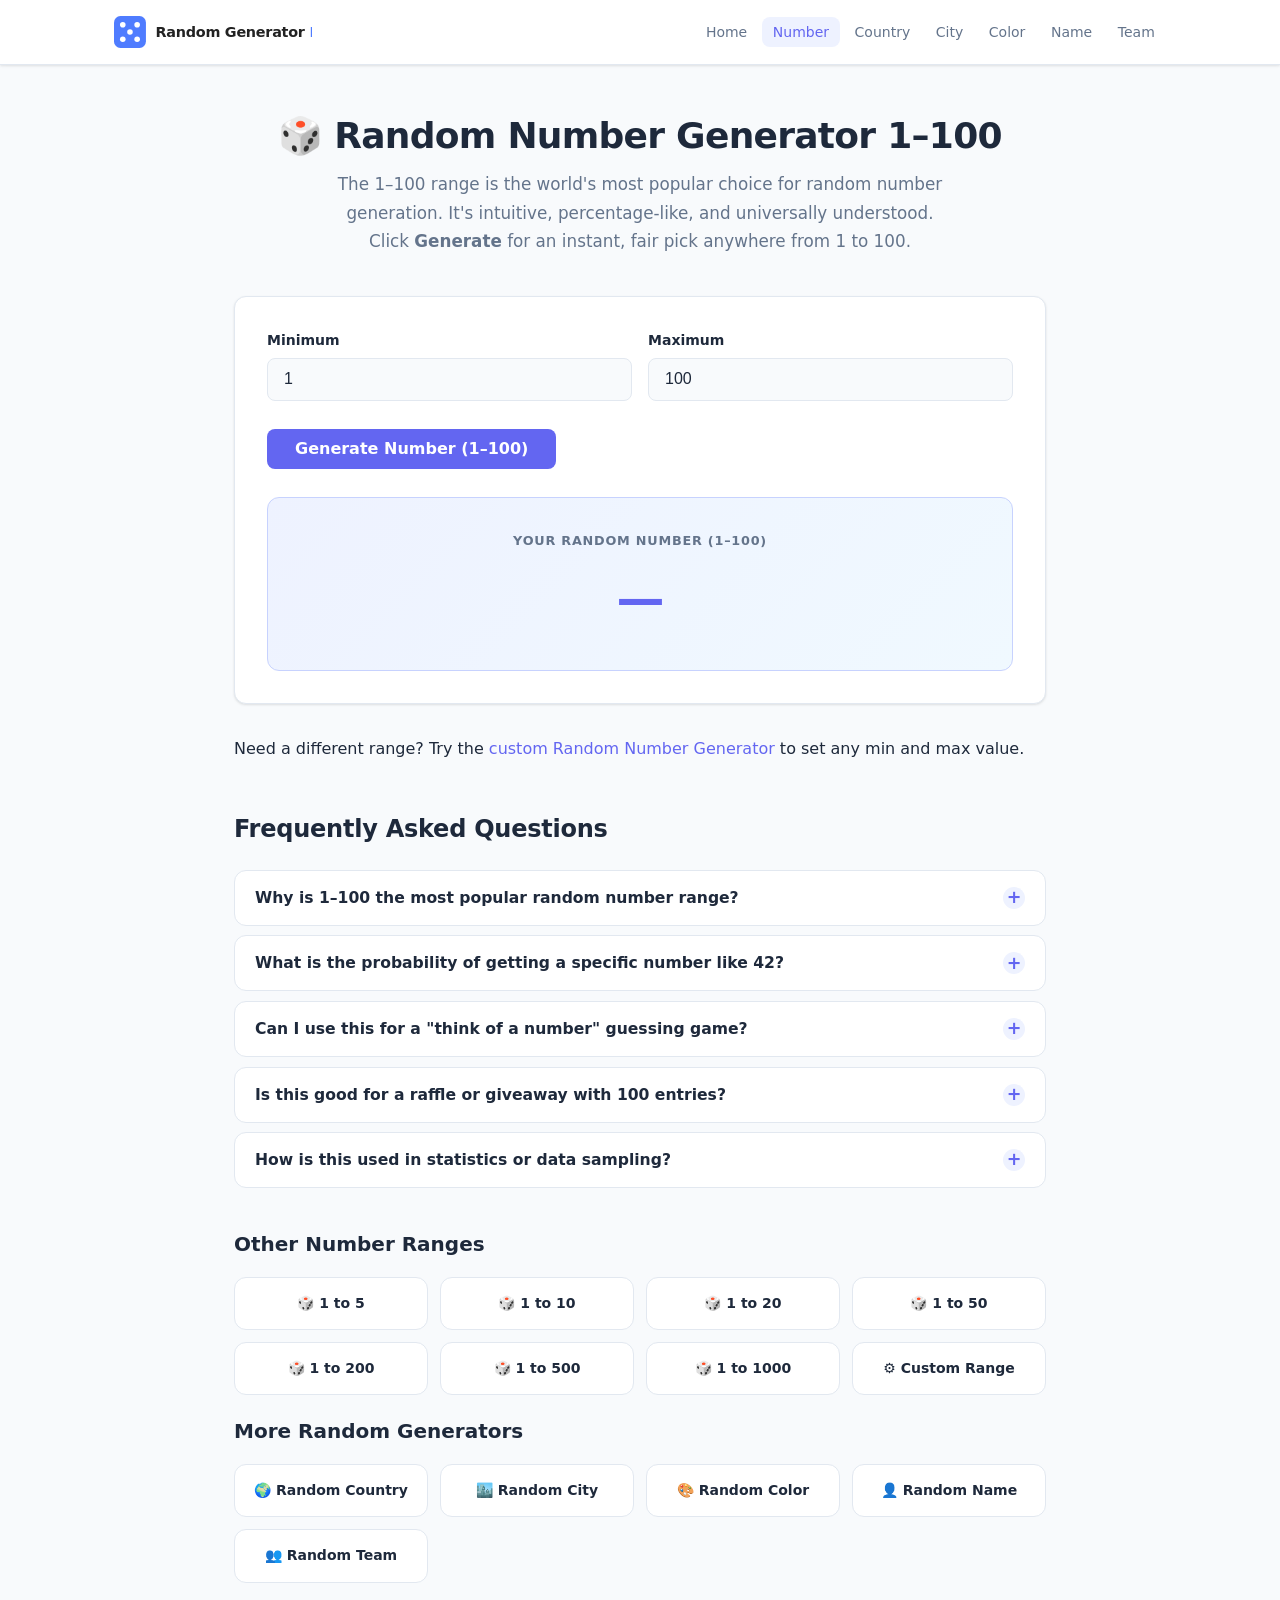
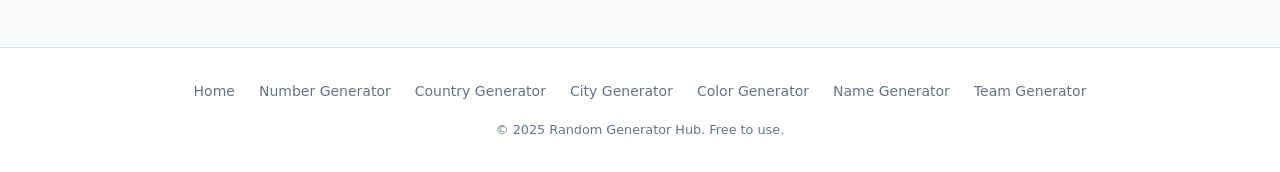
<file: random-number-generator-1-100.html>
<!DOCTYPE html>
<html lang="en">
<head>
  <meta charset="UTF-8" />
  <meta name="viewport" content="width=device-width, initial-scale=1.0" />
  <title>Random Number Generator 1-100 – Pick a Number from 1 to 100</title>
  <meta name="description" content="Generate a random number between 1 and 100 instantly. The most popular random number range — perfect for guessing games, percentages, raffles, and classroom activities." />
  <link rel="canonical" href="https://randomhub-5ee.pages.dev/random-number-generator-1-100.html" />

  <!-- Open Graph -->
  <meta property="og:title" content="Random Number Generator 1-100 – Pick a Number from 1 to 100" />
  <meta property="og:description" content="Free online tool to instantly pick a random number from 1 to 100. The most-used range for games, giveaways, and statistical sampling." />
  <meta property="og:url" content="https://randomhub-5ee.pages.dev/random-number-generator-1-100.html" />
  <meta property="og:type" content="website" />
  <meta property="og:image" content="https://randomhub-5ee.pages.dev/assets/logo.svg" />

  <link rel="icon" type="image/svg+xml" href="assets/favicon.svg">
  <link rel="icon" type="image/png" sizes="32x32" href="assets/favicon.png">
  <link rel="shortcut icon" href="assets/favicon.ico">
  <link rel="stylesheet" href="css/style.css" />

  <script type="application/ld+json">
  {
    "@context": "https://schema.org",
    "@type": "WebApplication",
    "name": "Random Number Generator 1 to 100",
    "url": "https://randomhub-5ee.pages.dev/random-number-generator-1-100.html",
    "description": "Generate a random number between 1 and 100 instantly. The most popular range for games, giveaways, percentages, and educational use.",
    "applicationCategory": "UtilityApplication",
    "operatingSystem": "Any",
    "offers": { "@type": "Offer", "price": "0", "priceCurrency": "USD" }
  }
  </script>
</head>
<body>

<header>
  <div class="nav-inner">
    <a href="index.html" class="logo"><img src="assets/logo.svg" alt="Random Generator Hub" height="32" width="auto"></a>
    <button class="nav-toggle" id="nav-toggle" aria-label="Toggle navigation" aria-expanded="false">
      <span></span><span></span><span></span>
    </button>
    <nav>
      <ul id="nav-menu">
        <li><a href="index.html">Home</a></li>
        <li><a href="random-number-generator.html" class="active">Number</a></li>
        <li><a href="random-country-generator.html">Country</a></li>
        <li><a href="random-city-generator.html">City</a></li>
        <li><a href="random-color-generator.html">Color</a></li>
        <li><a href="random-name-generator.html">Name</a></li>
        <li><a href="random-team-generator.html">Team</a></li>
      </ul>
    </nav>
  </div>
</header>

<main>
  <div class="page-header">
    <h1>🎲 Random Number Generator 1–100</h1>
    <p class="intro">The 1–100 range is the world's most popular choice for random number generation. It's intuitive, percentage-like, and universally understood. Click <strong>Generate</strong> for an instant, fair pick anywhere from 1 to 100.</p>
  </div>

  <div class="tool-card">
    <form id="number-form" novalidate>
      <div class="form-row">
        <div class="form-group">
          <label for="min">Minimum</label>
          <input type="number" id="min" value="1" readonly />
        </div>
        <div class="form-group">
          <label for="max">Maximum</label>
          <input type="number" id="max" value="100" readonly />
        </div>
      </div>
      <p id="error-msg" class="error-msg" role="alert"></p>
      <button type="submit" class="btn btn-primary" id="generate-btn">Generate Number (1–100)</button>
    </form>

    <div class="result-box" aria-live="polite">
      <span class="result-label">Your random number (1–100)</span>
      <span class="result-value" id="result-value">—</span>
    </div>
  </div>

  <p style="margin-bottom:2rem;">Need a different range? Try the <a href="random-number-generator.html">custom Random Number Generator</a> to set any min and max value.</p>

  <section class="faq" aria-label="Frequently asked questions">
    <h2>Frequently Asked Questions</h2>

    <div class="faq-item">
      <button class="faq-question">
        Why is 1–100 the most popular random number range?
        <span class="faq-icon">+</span>
      </button>
      <div class="faq-answer">
        The 1–100 range maps naturally onto the concept of percentages, making results easy to interpret at a glance. It's large enough to provide meaningful variety, small enough to feel bounded, and familiar to people of all ages and backgrounds.
      </div>
    </div>

    <div class="faq-item">
      <button class="faq-question">
        What is the probability of getting a specific number like 42?
        <span class="faq-icon">+</span>
      </button>
      <div class="faq-answer">
        The probability of any specific number is 1/100 = 1%. Each of the 100 possible outcomes is equally likely on every single click. Previous results have no effect on future ones.
      </div>
    </div>

    <div class="faq-item">
      <button class="faq-question">
        Can I use this for a "think of a number" guessing game?
        <span class="faq-icon">+</span>
      </button>
      <div class="faq-answer">
        Absolutely. Generate a secret number, note it privately, and let others guess. You can tell them whether the target is higher or lower after each guess (binary search guessing game). The 1–100 range typically takes no more than 7 guesses to solve with optimal strategy.
      </div>
    </div>

    <div class="faq-item">
      <button class="faq-question">
        Is this good for a raffle or giveaway with 100 entries?
        <span class="faq-icon">+</span>
      </button>
      <div class="faq-answer">
        Yes. Assign each entry a number from 1–100, generate a result, and the matching entry wins. For complete transparency, you could share a link to this page with your audience and generate the result live in front of them.
      </div>
    </div>

    <div class="faq-item">
      <button class="faq-question">
        How is this used in statistics or data sampling?
        <span class="faq-icon">+</span>
      </button>
      <div class="faq-answer">
        In simple random sampling, you can number items 1–100 and use this generator to select which items to sample. It ensures every item has an equal chance of selection, a fundamental requirement of unbiased statistical sampling.
      </div>
    </div>
  </section>

  <section class="related" aria-label="Other number ranges">
    <h2>Other Number Ranges</h2>
    <div class="related-grid">
      <a href="random-number-generator-1-5.html" class="related-link">🎲 1 to 5</a>
      <a href="random-number-generator-1-10.html" class="related-link">🎲 1 to 10</a>
      <a href="random-number-generator-1-20.html" class="related-link">🎲 1 to 20</a>
      <a href="random-number-generator-1-50.html" class="related-link">🎲 1 to 50</a>
      <a href="random-number-generator-1-200.html" class="related-link">🎲 1 to 200</a>
      <a href="random-number-generator-1-500.html" class="related-link">🎲 1 to 500</a>
      <a href="random-number-generator-1-1000.html" class="related-link">🎲 1 to 1000</a>
      <a href="random-number-generator.html" class="related-link">⚙️ Custom Range</a>
    </div>
  </section>

  <section class="related" aria-label="More random generators">
    <h2>More Random Generators</h2>
    <div class="related-grid">
      <a href="random-country-generator.html" class="related-link">🌍 Random Country</a>
      <a href="random-city-generator.html" class="related-link">🏙️ Random City</a>
      <a href="random-color-generator.html" class="related-link">🎨 Random Color</a>
      <a href="random-name-generator.html" class="related-link">👤 Random Name</a>
      <a href="random-team-generator.html" class="related-link">👥 Random Team</a>
    </div>
  </section>
</main>

<footer>
  <div class="footer-inner">
    <div class="footer-links">
      <a href="index.html">Home</a>
      <a href="random-number-generator.html">Number Generator</a>
      <a href="random-country-generator.html">Country Generator</a>
      <a href="random-city-generator.html">City Generator</a>
      <a href="random-color-generator.html">Color Generator</a>
      <a href="random-name-generator.html">Name Generator</a>
      <a href="random-team-generator.html">Team Generator</a>
    </div>
    <p class="footer-copy">&copy; 2025 Random Generator Hub. Free to use.</p>
  </div>
</footer>

<script src="js/main.js"></script>
<script src="js/random-number.js"></script>
</body>
</html>
</file>
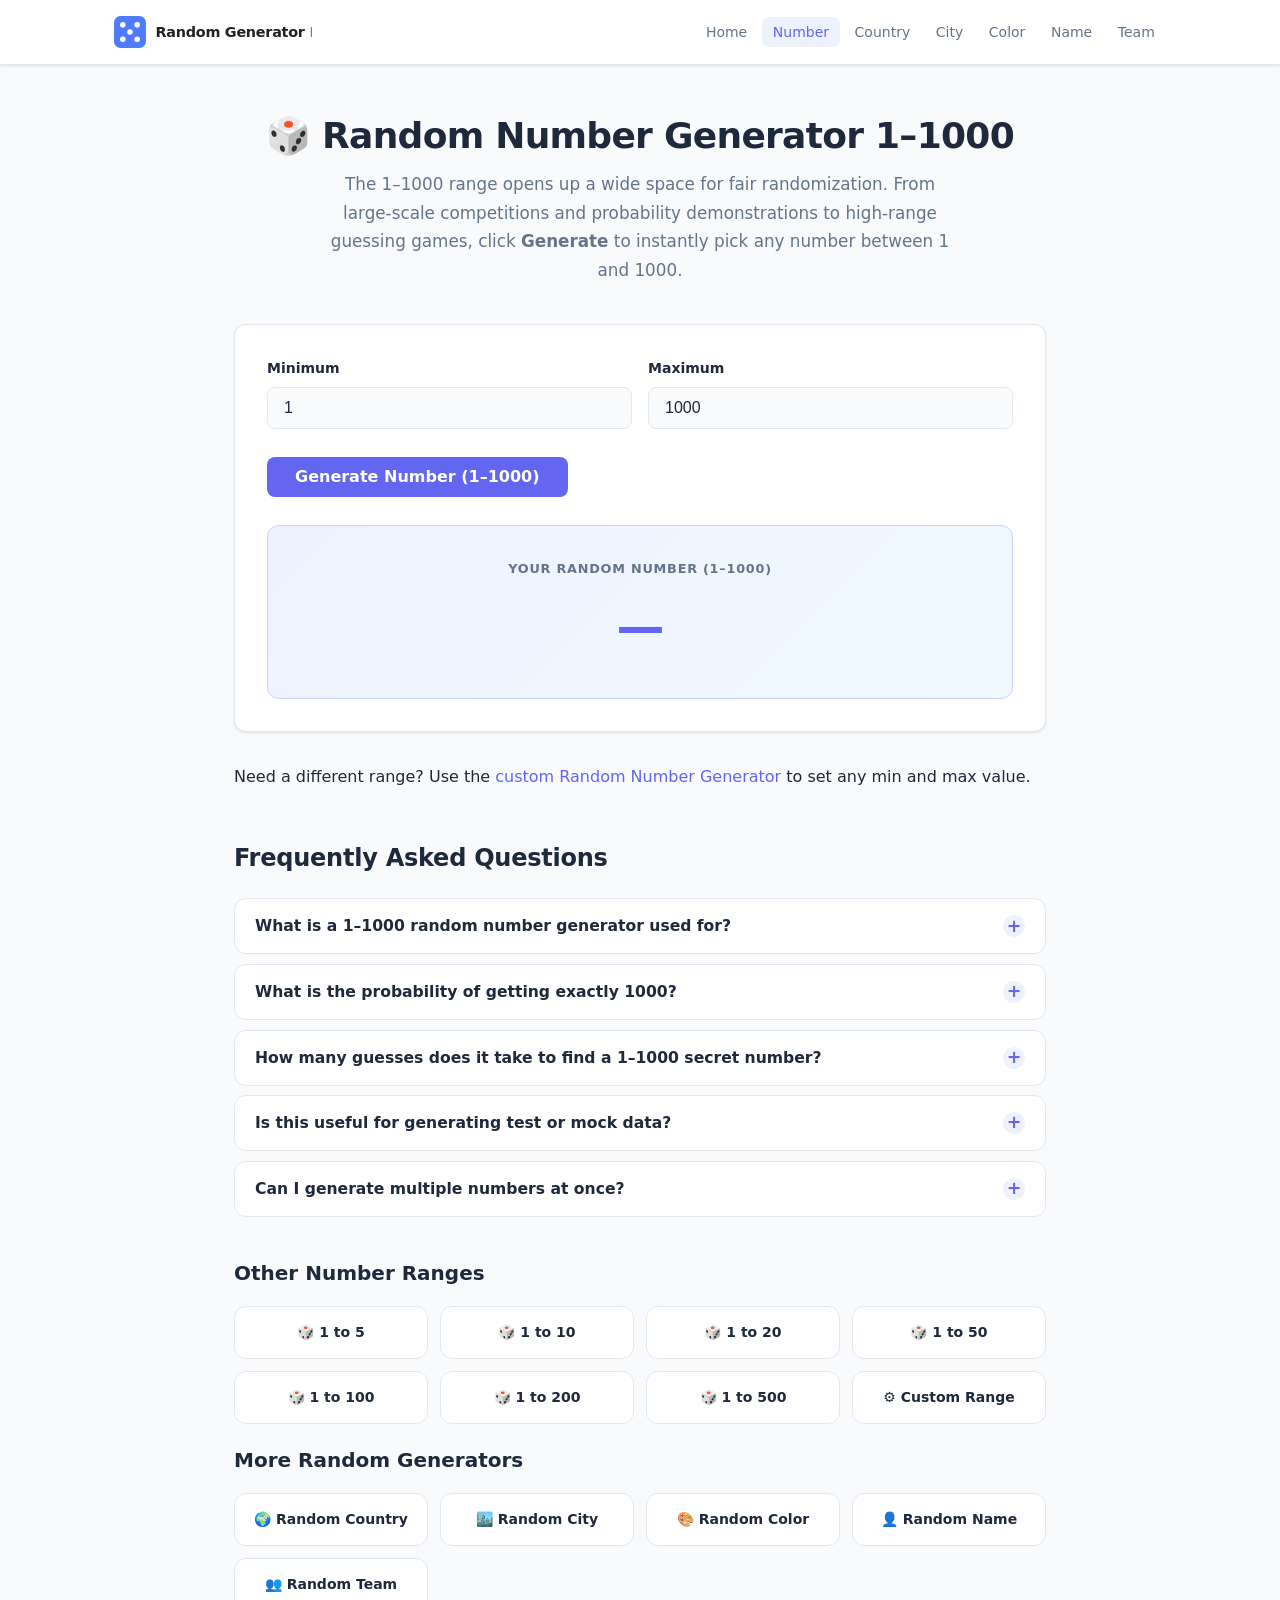
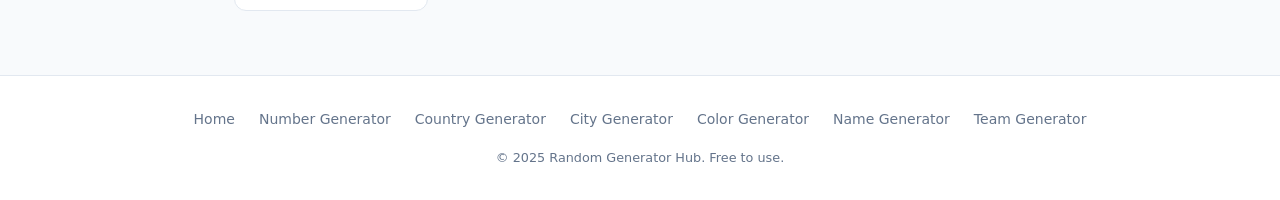
<file: random-number-generator-1-1000.html>
<!DOCTYPE html>
<html lang="en">
<head>
  <meta charset="UTF-8" />
  <meta name="viewport" content="width=device-width, initial-scale=1.0" />
  <title>Random Number Generator 1-1000 – Pick a Number from 1 to 1000</title>
  <meta name="description" content="Generate a random number between 1 and 1000 instantly. Ideal for large-scale giveaways, statistical sampling, high-range guessing games, and probability experiments." />
  <link rel="canonical" href="https://randomhub-5ee.pages.dev/random-number-generator-1-1000.html" />

  <!-- Open Graph -->
  <meta property="og:title" content="Random Number Generator 1-1000 – Pick a Number from 1 to 1000" />
  <meta property="og:description" content="Free online tool to instantly generate a random number from 1 to 1000. Great for large raffles, probability experiments, and high-range random selections." />
  <meta property="og:url" content="https://randomhub-5ee.pages.dev/random-number-generator-1-1000.html" />
  <meta property="og:type" content="website" />
  <meta property="og:image" content="https://randomhub-5ee.pages.dev/assets/logo.svg" />

  <link rel="icon" type="image/svg+xml" href="assets/favicon.svg">
  <link rel="icon" type="image/png" sizes="32x32" href="assets/favicon.png">
  <link rel="shortcut icon" href="assets/favicon.ico">
  <link rel="stylesheet" href="css/style.css" />

  <script type="application/ld+json">
  {
    "@context": "https://schema.org",
    "@type": "WebApplication",
    "name": "Random Number Generator 1 to 1000",
    "url": "https://randomhub-5ee.pages.dev/random-number-generator-1-1000.html",
    "description": "Generate a random number between 1 and 1000 instantly. Perfect for large giveaways, statistical experiments, and high-range random selection.",
    "applicationCategory": "UtilityApplication",
    "operatingSystem": "Any",
    "offers": { "@type": "Offer", "price": "0", "priceCurrency": "USD" }
  }
  </script>
</head>
<body>

<header>
  <div class="nav-inner">
    <a href="index.html" class="logo"><img src="assets/logo.svg" alt="Random Generator Hub" height="32" width="auto"></a>
    <button class="nav-toggle" id="nav-toggle" aria-label="Toggle navigation" aria-expanded="false">
      <span></span><span></span><span></span>
    </button>
    <nav>
      <ul id="nav-menu">
        <li><a href="index.html">Home</a></li>
        <li><a href="random-number-generator.html" class="active">Number</a></li>
        <li><a href="random-country-generator.html">Country</a></li>
        <li><a href="random-city-generator.html">City</a></li>
        <li><a href="random-color-generator.html">Color</a></li>
        <li><a href="random-name-generator.html">Name</a></li>
        <li><a href="random-team-generator.html">Team</a></li>
      </ul>
    </nav>
  </div>
</header>

<main>
  <div class="page-header">
    <h1>🎲 Random Number Generator 1–1000</h1>
    <p class="intro">The 1–1000 range opens up a wide space for fair randomization. From large-scale competitions and probability demonstrations to high-range guessing games, click <strong>Generate</strong> to instantly pick any number between 1 and 1000.</p>
  </div>

  <div class="tool-card">
    <form id="number-form" novalidate>
      <div class="form-row">
        <div class="form-group">
          <label for="min">Minimum</label>
          <input type="number" id="min" value="1" readonly />
        </div>
        <div class="form-group">
          <label for="max">Maximum</label>
          <input type="number" id="max" value="1000" readonly />
        </div>
      </div>
      <p id="error-msg" class="error-msg" role="alert"></p>
      <button type="submit" class="btn btn-primary" id="generate-btn">Generate Number (1–1000)</button>
    </form>

    <div class="result-box" aria-live="polite">
      <span class="result-label">Your random number (1–1000)</span>
      <span class="result-value" id="result-value">—</span>
    </div>
  </div>

  <p style="margin-bottom:2rem;">Need a different range? Use the <a href="random-number-generator.html">custom Random Number Generator</a> to set any min and max value.</p>

  <section class="faq" aria-label="Frequently asked questions">
    <h2>Frequently Asked Questions</h2>

    <div class="faq-item">
      <button class="faq-question">
        What is a 1–1000 random number generator used for?
        <span class="faq-icon">+</span>
      </button>
      <div class="faq-answer">
        Common uses include large raffles or competitions with up to 1,000 entries, picking random entries from a database or spreadsheet row, generating test data, simulating probability experiments in STEM education, high-range guessing games, and randomly selecting items from an extended catalog or inventory.
      </div>
    </div>

    <div class="faq-item">
      <button class="faq-question">
        What is the probability of getting exactly 1000?
        <span class="faq-icon">+</span>
      </button>
      <div class="faq-answer">
        Exactly 0.1% — the same as any other number in the range. All 1,000 outcomes are equally likely. The chance of getting 1000 is identical to the chance of getting 1, 500, or any other specific number.
      </div>
    </div>

    <div class="faq-item">
      <button class="faq-question">
        How many guesses does it take to find a 1–1000 secret number?
        <span class="faq-icon">+</span>
      </button>
      <div class="faq-answer">
        Using an optimal binary search strategy (always guessing the midpoint), it takes at most 10 guesses to find any number from 1 to 1000. This makes for an engaging guessing game — challenging but always solvable within ten attempts.
      </div>
    </div>

    <div class="faq-item">
      <button class="faq-question">
        Is this useful for generating test or mock data?
        <span class="faq-icon">+</span>
      </button>
      <div class="faq-answer">
        Yes. Developers and data analysts often need random integers in a range to populate test databases, fill spreadsheets with sample data, or mock API responses. The 1–1000 range is large enough to generate meaningful variety for testing purposes.
      </div>
    </div>

    <div class="faq-item">
      <button class="faq-question">
        Can I generate multiple numbers at once?
        <span class="faq-icon">+</span>
      </button>
      <div class="faq-answer">
        Currently the tool generates one number per click. For multiple unique numbers (e.g., selecting 5 winners from 1,000 entries), simply click several times and note each result, skipping any that repeat. For generating teams from a name list, the <a href="random-team-generator.html">Team Generator</a> handles non-repeating draws automatically.
      </div>
    </div>
  </section>

  <section class="related" aria-label="Other number ranges">
    <h2>Other Number Ranges</h2>
    <div class="related-grid">
      <a href="random-number-generator-1-5.html" class="related-link">🎲 1 to 5</a>
      <a href="random-number-generator-1-10.html" class="related-link">🎲 1 to 10</a>
      <a href="random-number-generator-1-20.html" class="related-link">🎲 1 to 20</a>
      <a href="random-number-generator-1-50.html" class="related-link">🎲 1 to 50</a>
      <a href="random-number-generator-1-100.html" class="related-link">🎲 1 to 100</a>
      <a href="random-number-generator-1-200.html" class="related-link">🎲 1 to 200</a>
      <a href="random-number-generator-1-500.html" class="related-link">🎲 1 to 500</a>
      <a href="random-number-generator.html" class="related-link">⚙️ Custom Range</a>
    </div>
  </section>

  <section class="related" aria-label="More random generators">
    <h2>More Random Generators</h2>
    <div class="related-grid">
      <a href="random-country-generator.html" class="related-link">🌍 Random Country</a>
      <a href="random-city-generator.html" class="related-link">🏙️ Random City</a>
      <a href="random-color-generator.html" class="related-link">🎨 Random Color</a>
      <a href="random-name-generator.html" class="related-link">👤 Random Name</a>
      <a href="random-team-generator.html" class="related-link">👥 Random Team</a>
    </div>
  </section>
</main>

<footer>
  <div class="footer-inner">
    <div class="footer-links">
      <a href="index.html">Home</a>
      <a href="random-number-generator.html">Number Generator</a>
      <a href="random-country-generator.html">Country Generator</a>
      <a href="random-city-generator.html">City Generator</a>
      <a href="random-color-generator.html">Color Generator</a>
      <a href="random-name-generator.html">Name Generator</a>
      <a href="random-team-generator.html">Team Generator</a>
    </div>
    <p class="footer-copy">&copy; 2025 Random Generator Hub. Free to use.</p>
  </div>
</footer>

<script src="js/main.js"></script>
<script src="js/random-number.js"></script>
</body>
</html>
</file>
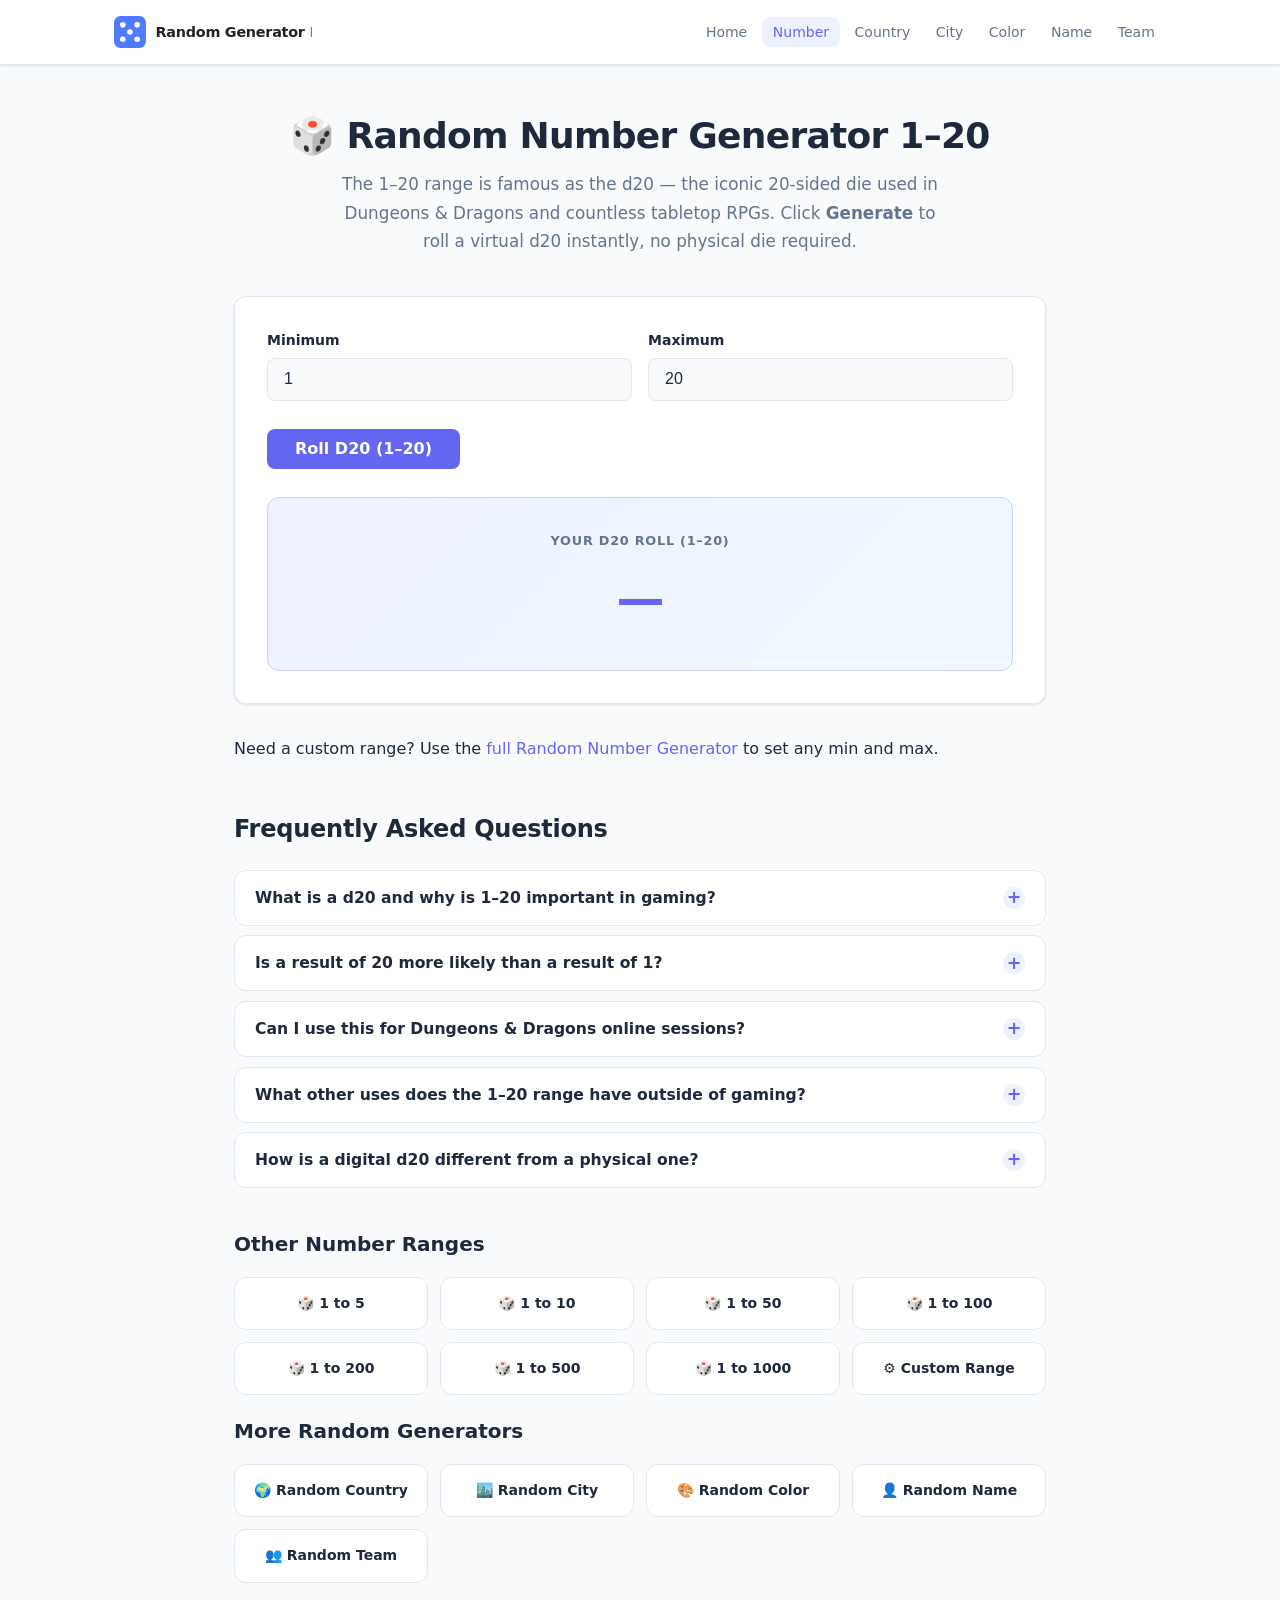
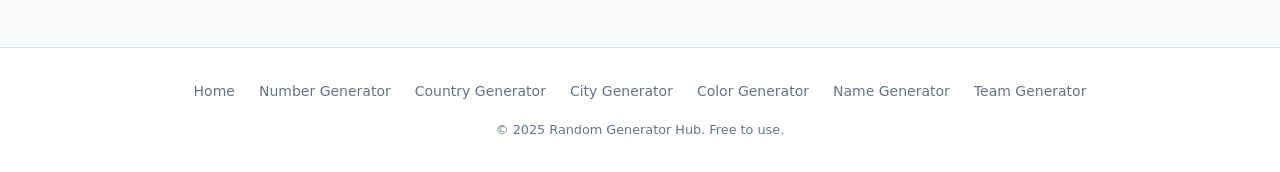
<file: random-number-generator-1-20.html>
<!DOCTYPE html>
<html lang="en">
<head>
  <meta charset="UTF-8" />
  <meta name="viewport" content="width=device-width, initial-scale=1.0" />
  <title>Random Number Generator 1-20 – Roll a Virtual D20 Online</title>
  <meta name="description" content="Generate a random number between 1 and 20. Roll a virtual d20 for Dungeons &amp; Dragons, RPGs, or any game that needs a 20-sided die result." />
  <link rel="canonical" href="https://randomhub-5ee.pages.dev/random-number-generator-1-20.html" />

  <!-- Open Graph -->
  <meta property="og:title" content="Random Number Generator 1-20 – Roll a Virtual D20 Online" />
  <meta property="og:description" content="Instantly roll a virtual 20-sided die. Pick a random number from 1 to 20 — free, fast, and perfect for D&D, RPGs, and classroom games." />
  <meta property="og:url" content="https://randomhub-5ee.pages.dev/random-number-generator-1-20.html" />
  <meta property="og:type" content="website" />
  <meta property="og:image" content="https://randomhub-5ee.pages.dev/assets/logo.svg" />

  <link rel="icon" type="image/svg+xml" href="assets/favicon.svg">
  <link rel="icon" type="image/png" sizes="32x32" href="assets/favicon.png">
  <link rel="shortcut icon" href="assets/favicon.ico">
  <link rel="stylesheet" href="css/style.css" />

  <script type="application/ld+json">
  {
    "@context": "https://schema.org",
    "@type": "WebApplication",
    "name": "Random Number Generator 1 to 20 – Virtual D20",
    "url": "https://randomhub-5ee.pages.dev/random-number-generator-1-20.html",
    "description": "Roll a virtual d20 — generate a random number between 1 and 20 for tabletop RPGs, Dungeons & Dragons, board games, and classroom activities.",
    "applicationCategory": "UtilityApplication",
    "operatingSystem": "Any",
    "offers": { "@type": "Offer", "price": "0", "priceCurrency": "USD" }
  }
  </script>
</head>
<body>

<header>
  <div class="nav-inner">
    <a href="index.html" class="logo"><img src="assets/logo.svg" alt="Random Generator Hub" height="32" width="auto"></a>
    <button class="nav-toggle" id="nav-toggle" aria-label="Toggle navigation" aria-expanded="false">
      <span></span><span></span><span></span>
    </button>
    <nav>
      <ul id="nav-menu">
        <li><a href="index.html">Home</a></li>
        <li><a href="random-number-generator.html" class="active">Number</a></li>
        <li><a href="random-country-generator.html">Country</a></li>
        <li><a href="random-city-generator.html">City</a></li>
        <li><a href="random-color-generator.html">Color</a></li>
        <li><a href="random-name-generator.html">Name</a></li>
        <li><a href="random-team-generator.html">Team</a></li>
      </ul>
    </nav>
  </div>
</header>

<main>
  <div class="page-header">
    <h1>🎲 Random Number Generator 1–20</h1>
    <p class="intro">The 1–20 range is famous as the d20 — the iconic 20-sided die used in Dungeons &amp; Dragons and countless tabletop RPGs. Click <strong>Generate</strong> to roll a virtual d20 instantly, no physical die required.</p>
  </div>

  <div class="tool-card">
    <form id="number-form" novalidate>
      <div class="form-row">
        <div class="form-group">
          <label for="min">Minimum</label>
          <input type="number" id="min" value="1" readonly />
        </div>
        <div class="form-group">
          <label for="max">Maximum</label>
          <input type="number" id="max" value="20" readonly />
        </div>
      </div>
      <p id="error-msg" class="error-msg" role="alert"></p>
      <button type="submit" class="btn btn-primary" id="generate-btn">Roll D20 (1–20)</button>
    </form>

    <div class="result-box" aria-live="polite">
      <span class="result-label">Your d20 roll (1–20)</span>
      <span class="result-value" id="result-value">—</span>
    </div>
  </div>

  <p style="margin-bottom:2rem;">Need a custom range? Use the <a href="random-number-generator.html">full Random Number Generator</a> to set any min and max.</p>

  <section class="faq" aria-label="Frequently asked questions">
    <h2>Frequently Asked Questions</h2>

    <div class="faq-item">
      <button class="faq-question">
        What is a d20 and why is 1–20 important in gaming?
        <span class="faq-icon">+</span>
      </button>
      <div class="faq-answer">
        The d20 is a 20-sided die used predominantly in tabletop role-playing games like Dungeons &amp; Dragons (D&amp;D). It determines the outcome of almost every action — attack rolls, skill checks, and saving throws. Rolling a 20 (a "natural 20") is a critical success; rolling a 1 is a critical failure.
      </div>
    </div>

    <div class="faq-item">
      <button class="faq-question">
        Is a result of 20 more likely than a result of 1?
        <span class="faq-icon">+</span>
      </button>
      <div class="faq-answer">
        No. Each number from 1 to 20 has exactly a 5% chance of being selected. A natural 20 and a natural 1 are equally likely — just like a fair physical d20.
      </div>
    </div>

    <div class="faq-item">
      <button class="faq-question">
        Can I use this for Dungeons &amp; Dragons online sessions?
        <span class="faq-icon">+</span>
      </button>
      <div class="faq-answer">
        Yes. This generator works as a quick d20 roller for online D&amp;D, Pathfinder, or any TTRPG session. Bookmark the page and share the link with your group so everyone uses the same tool and trusts the result.
      </div>
    </div>

    <div class="faq-item">
      <button class="faq-question">
        What other uses does the 1–20 range have outside of gaming?
        <span class="faq-icon">+</span>
      </button>
      <div class="faq-answer">
        Beyond gaming, this range is used in classroom activities (numbering students 1–20 and picking at random), flashcard drilling, trivia question selection from a set of 20, physical fitness routines (pick a random exercise number), and creative writing prompts.
      </div>
    </div>

    <div class="faq-item">
      <button class="faq-question">
        How is a digital d20 different from a physical one?
        <span class="faq-icon">+</span>
      </button>
      <div class="faq-answer">
        A digital d20 uses a computer's pseudo-random number generator rather than physical gravity and geometry. Both aim for uniform distribution across 20 outcomes. The digital version is faster, never gets lost, and doesn't require a table — ideal for online play.
      </div>
    </div>
  </section>

  <section class="related" aria-label="Other number ranges">
    <h2>Other Number Ranges</h2>
    <div class="related-grid">
      <a href="random-number-generator-1-5.html" class="related-link">🎲 1 to 5</a>
      <a href="random-number-generator-1-10.html" class="related-link">🎲 1 to 10</a>
      <a href="random-number-generator-1-50.html" class="related-link">🎲 1 to 50</a>
      <a href="random-number-generator-1-100.html" class="related-link">🎲 1 to 100</a>
      <a href="random-number-generator-1-200.html" class="related-link">🎲 1 to 200</a>
      <a href="random-number-generator-1-500.html" class="related-link">🎲 1 to 500</a>
      <a href="random-number-generator-1-1000.html" class="related-link">🎲 1 to 1000</a>
      <a href="random-number-generator.html" class="related-link">⚙️ Custom Range</a>
    </div>
  </section>

  <section class="related" aria-label="More random generators">
    <h2>More Random Generators</h2>
    <div class="related-grid">
      <a href="random-country-generator.html" class="related-link">🌍 Random Country</a>
      <a href="random-city-generator.html" class="related-link">🏙️ Random City</a>
      <a href="random-color-generator.html" class="related-link">🎨 Random Color</a>
      <a href="random-name-generator.html" class="related-link">👤 Random Name</a>
      <a href="random-team-generator.html" class="related-link">👥 Random Team</a>
    </div>
  </section>
</main>

<footer>
  <div class="footer-inner">
    <div class="footer-links">
      <a href="index.html">Home</a>
      <a href="random-number-generator.html">Number Generator</a>
      <a href="random-country-generator.html">Country Generator</a>
      <a href="random-city-generator.html">City Generator</a>
      <a href="random-color-generator.html">Color Generator</a>
      <a href="random-name-generator.html">Name Generator</a>
      <a href="random-team-generator.html">Team Generator</a>
    </div>
    <p class="footer-copy">&copy; 2025 Random Generator Hub. Free to use.</p>
  </div>
</footer>

<script src="js/main.js"></script>
<script src="js/random-number.js"></script>
</body>
</html>
</file>
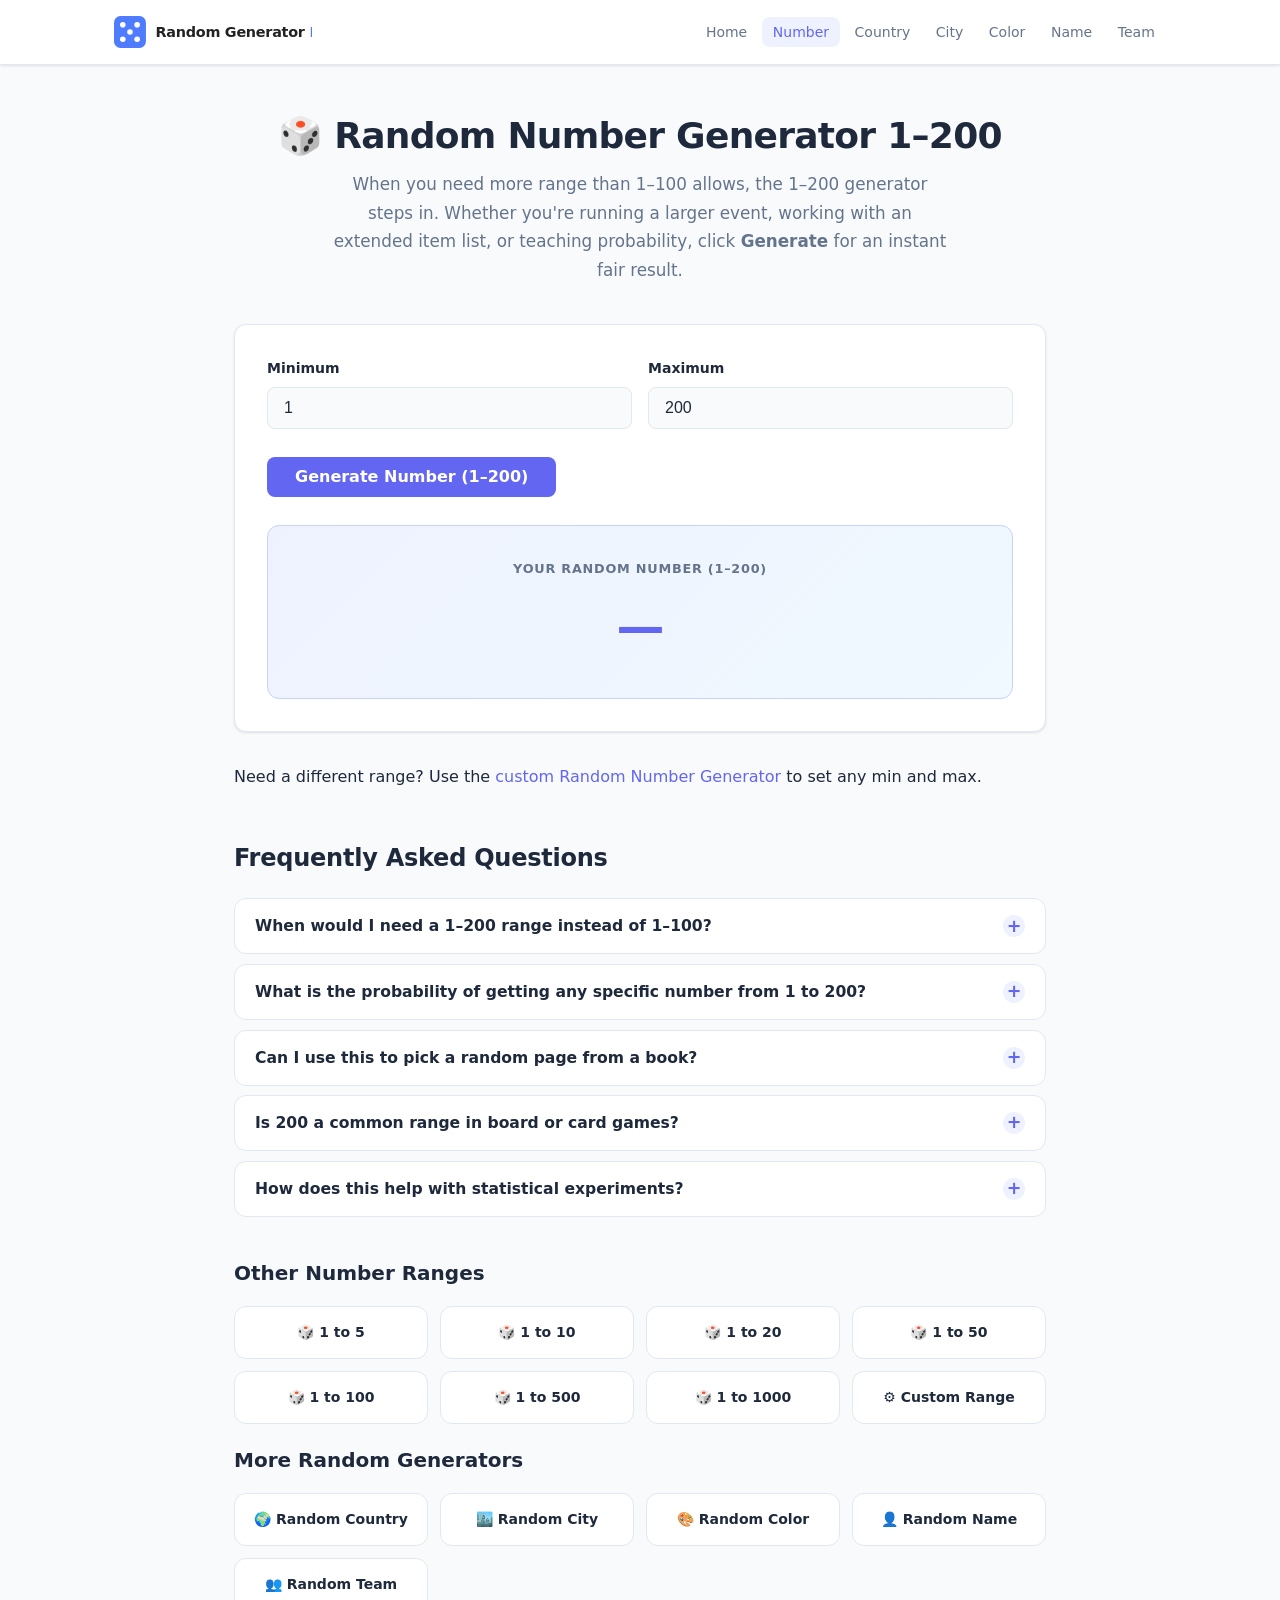
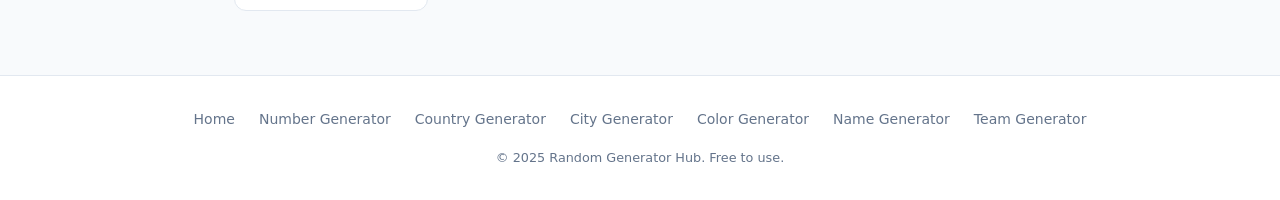
<file: random-number-generator-1-200.html>
<!DOCTYPE html>
<html lang="en">
<head>
  <meta charset="UTF-8" />
  <meta name="viewport" content="width=device-width, initial-scale=1.0" />
  <title>Random Number Generator 1-200 – Generate a Number Between 1 and 200</title>
  <meta name="description" content="Generate a random number between 1 and 200 instantly. Ideal for larger giveaways, extended game boards, classroom groups over 100, and statistical sampling." />
  <link rel="canonical" href="https://randomhub-5ee.pages.dev/random-number-generator-1-200.html" />

  <!-- Open Graph -->
  <meta property="og:title" content="Random Number Generator 1-200 – Generate a Number Between 1 and 200" />
  <meta property="og:description" content="Free online tool to pick a random number from 1 to 200. Great for larger groups, extended ranges, and events with up to 200 participants." />
  <meta property="og:url" content="https://randomhub-5ee.pages.dev/random-number-generator-1-200.html" />
  <meta property="og:type" content="website" />
  <meta property="og:image" content="https://randomhub-5ee.pages.dev/assets/logo.svg" />

  <link rel="icon" type="image/svg+xml" href="assets/favicon.svg">
  <link rel="icon" type="image/png" sizes="32x32" href="assets/favicon.png">
  <link rel="shortcut icon" href="assets/favicon.ico">
  <link rel="stylesheet" href="css/style.css" />

  <script type="application/ld+json">
  {
    "@context": "https://schema.org",
    "@type": "WebApplication",
    "name": "Random Number Generator 1 to 200",
    "url": "https://randomhub-5ee.pages.dev/random-number-generator-1-200.html",
    "description": "Generate a random number between 1 and 200 instantly. Useful for larger giveaways, extended game boards, and groups of up to 200.",
    "applicationCategory": "UtilityApplication",
    "operatingSystem": "Any",
    "offers": { "@type": "Offer", "price": "0", "priceCurrency": "USD" }
  }
  </script>
</head>
<body>

<header>
  <div class="nav-inner">
    <a href="index.html" class="logo"><img src="assets/logo.svg" alt="Random Generator Hub" height="32" width="auto"></a>
    <button class="nav-toggle" id="nav-toggle" aria-label="Toggle navigation" aria-expanded="false">
      <span></span><span></span><span></span>
    </button>
    <nav>
      <ul id="nav-menu">
        <li><a href="index.html">Home</a></li>
        <li><a href="random-number-generator.html" class="active">Number</a></li>
        <li><a href="random-country-generator.html">Country</a></li>
        <li><a href="random-city-generator.html">City</a></li>
        <li><a href="random-color-generator.html">Color</a></li>
        <li><a href="random-name-generator.html">Name</a></li>
        <li><a href="random-team-generator.html">Team</a></li>
      </ul>
    </nav>
  </div>
</header>

<main>
  <div class="page-header">
    <h1>🎲 Random Number Generator 1–200</h1>
    <p class="intro">When you need more range than 1–100 allows, the 1–200 generator steps in. Whether you're running a larger event, working with an extended item list, or teaching probability, click <strong>Generate</strong> for an instant fair result.</p>
  </div>

  <div class="tool-card">
    <form id="number-form" novalidate>
      <div class="form-row">
        <div class="form-group">
          <label for="min">Minimum</label>
          <input type="number" id="min" value="1" readonly />
        </div>
        <div class="form-group">
          <label for="max">Maximum</label>
          <input type="number" id="max" value="200" readonly />
        </div>
      </div>
      <p id="error-msg" class="error-msg" role="alert"></p>
      <button type="submit" class="btn btn-primary" id="generate-btn">Generate Number (1–200)</button>
    </form>

    <div class="result-box" aria-live="polite">
      <span class="result-label">Your random number (1–200)</span>
      <span class="result-value" id="result-value">—</span>
    </div>
  </div>

  <p style="margin-bottom:2rem;">Need a different range? Use the <a href="random-number-generator.html">custom Random Number Generator</a> to set any min and max.</p>

  <section class="faq" aria-label="Frequently asked questions">
    <h2>Frequently Asked Questions</h2>

    <div class="faq-item">
      <button class="faq-question">
        When would I need a 1–200 range instead of 1–100?
        <span class="faq-icon">+</span>
      </button>
      <div class="faq-answer">
        Use 1–200 when your pool exceeds 100 entries — for example, a company raffle with 150 employees, a class of 120 students, a trivia bank of 200 questions, or a game board with 200 spaces. It simply doubles the pool of 1–100 while remaining easy to work with.
      </div>
    </div>

    <div class="faq-item">
      <button class="faq-question">
        What is the probability of getting any specific number from 1 to 200?
        <span class="faq-icon">+</span>
      </button>
      <div class="faq-answer">
        Each number has a 1/200 = 0.5% probability. With 200 equally weighted outcomes, the chance of landing on any particular number is half that of the 1–100 range, making this useful when you want finer granularity.
      </div>
    </div>

    <div class="faq-item">
      <button class="faq-question">
        Can I use this to pick a random page from a book?
        <span class="faq-icon">+</span>
      </button>
      <div class="faq-answer">
        Yes, if your book has up to 200 pages. Generate a number and open to that page for a random reading exercise, book club discussion prompt, or creative writing inspiration. For books with more or fewer pages, use the <a href="random-number-generator.html">custom generator</a> and set the max to your page count.
      </div>
    </div>

    <div class="faq-item">
      <button class="faq-question">
        Is 200 a common range in board or card games?
        <span class="faq-icon">+</span>
      </button>
      <div class="faq-answer">
        Some trivia and card games have decks of 200 cards or questions. This generator can serve as a digital draw for those games — generate a number to pick which card or question to use, eliminating the need to physically shuffle.
      </div>
    </div>

    <div class="faq-item">
      <button class="faq-question">
        How does this help with statistical experiments?
        <span class="faq-icon">+</span>
      </button>
      <div class="faq-answer">
        In statistics education, students use random number generators to simulate sampling, explore the law of large numbers, or study probability distributions. The 1–200 range provides a larger sample space than 1–100, making distribution patterns more apparent over repeated trials.
      </div>
    </div>
  </section>

  <section class="related" aria-label="Other number ranges">
    <h2>Other Number Ranges</h2>
    <div class="related-grid">
      <a href="random-number-generator-1-5.html" class="related-link">🎲 1 to 5</a>
      <a href="random-number-generator-1-10.html" class="related-link">🎲 1 to 10</a>
      <a href="random-number-generator-1-20.html" class="related-link">🎲 1 to 20</a>
      <a href="random-number-generator-1-50.html" class="related-link">🎲 1 to 50</a>
      <a href="random-number-generator-1-100.html" class="related-link">🎲 1 to 100</a>
      <a href="random-number-generator-1-500.html" class="related-link">🎲 1 to 500</a>
      <a href="random-number-generator-1-1000.html" class="related-link">🎲 1 to 1000</a>
      <a href="random-number-generator.html" class="related-link">⚙️ Custom Range</a>
    </div>
  </section>

  <section class="related" aria-label="More random generators">
    <h2>More Random Generators</h2>
    <div class="related-grid">
      <a href="random-country-generator.html" class="related-link">🌍 Random Country</a>
      <a href="random-city-generator.html" class="related-link">🏙️ Random City</a>
      <a href="random-color-generator.html" class="related-link">🎨 Random Color</a>
      <a href="random-name-generator.html" class="related-link">👤 Random Name</a>
      <a href="random-team-generator.html" class="related-link">👥 Random Team</a>
    </div>
  </section>
</main>

<footer>
  <div class="footer-inner">
    <div class="footer-links">
      <a href="index.html">Home</a>
      <a href="random-number-generator.html">Number Generator</a>
      <a href="random-country-generator.html">Country Generator</a>
      <a href="random-city-generator.html">City Generator</a>
      <a href="random-color-generator.html">Color Generator</a>
      <a href="random-name-generator.html">Name Generator</a>
      <a href="random-team-generator.html">Team Generator</a>
    </div>
    <p class="footer-copy">&copy; 2025 Random Generator Hub. Free to use.</p>
  </div>
</footer>

<script src="js/main.js"></script>
<script src="js/random-number.js"></script>
</body>
</html>
</file>
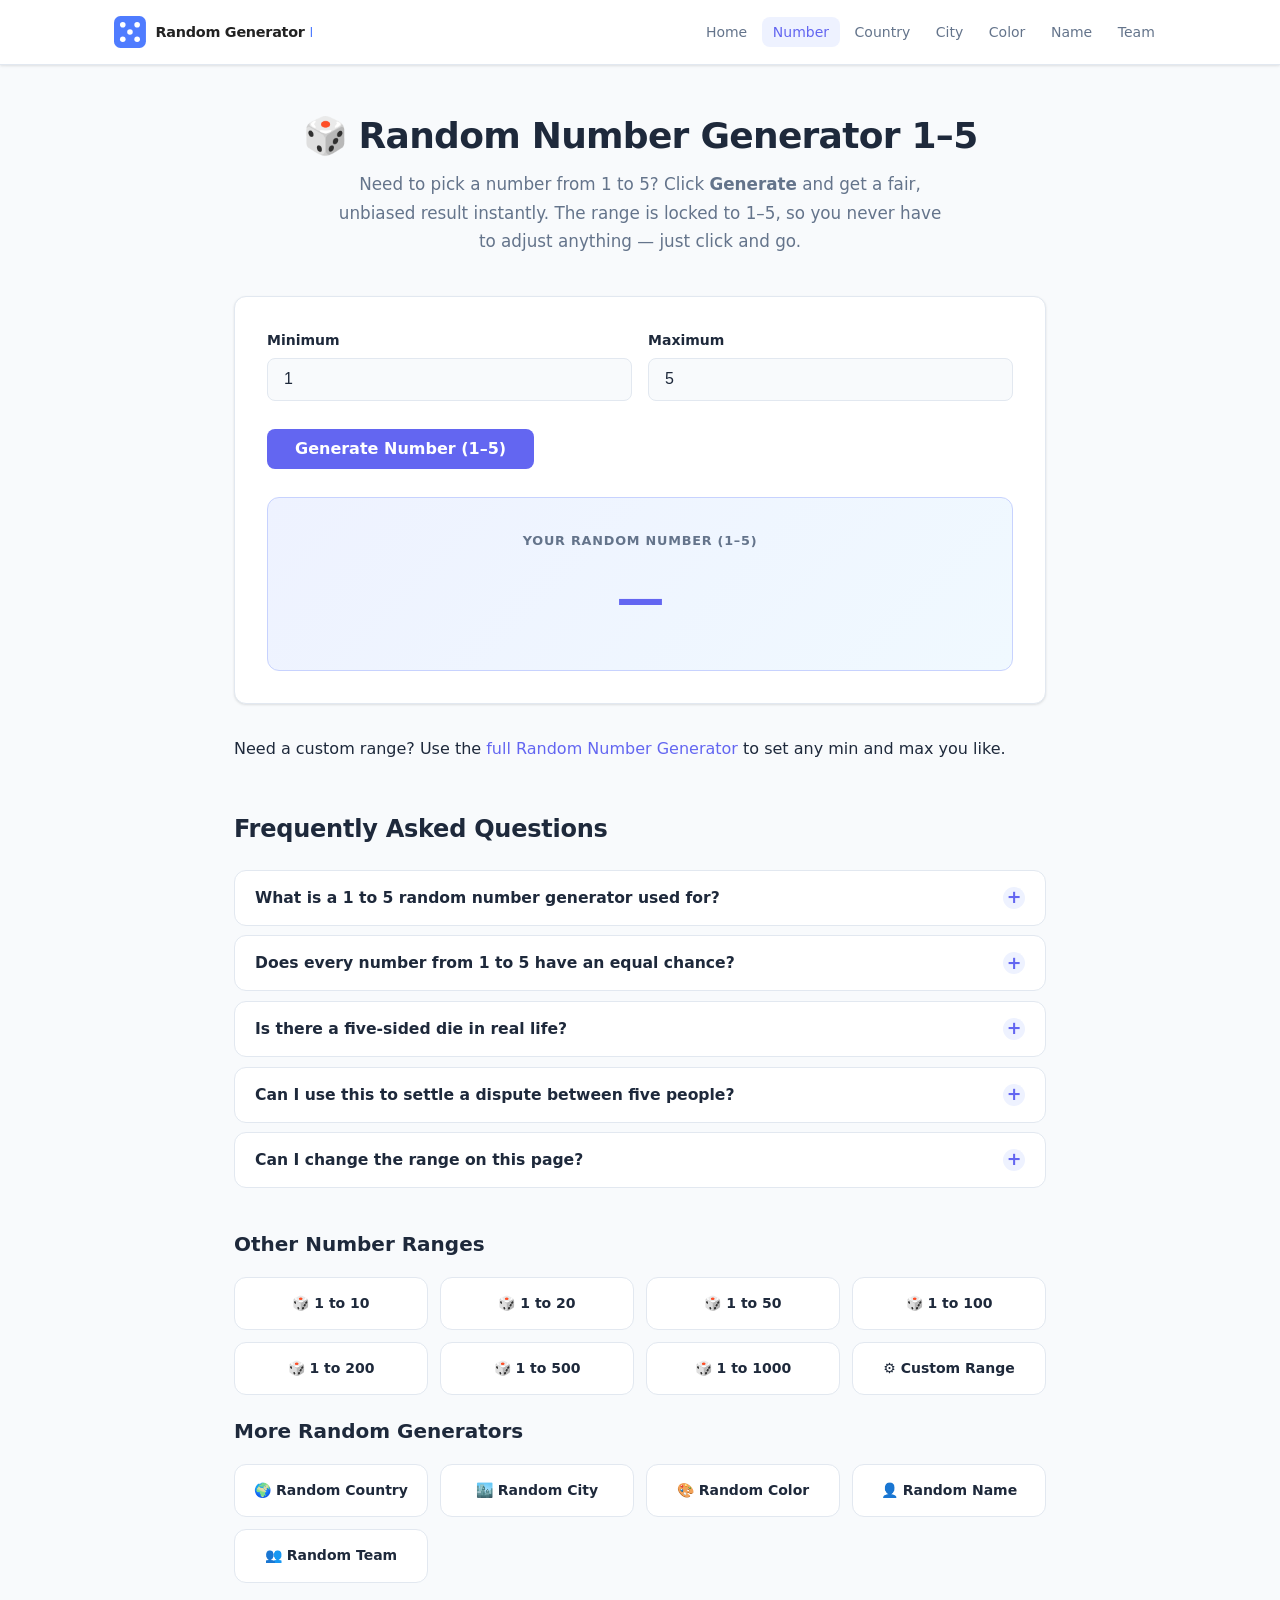
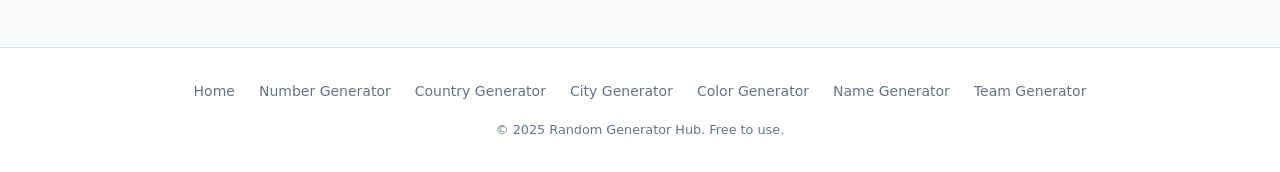
<file: random-number-generator-1-5.html>
<!DOCTYPE html>
<html lang="en">
<head>
  <meta charset="UTF-8" />
  <meta name="viewport" content="width=device-width, initial-scale=1.0" />
  <title>Random Number Generator 1-5 – Pick 1, 2, 3, 4, or 5 at Random</title>
  <meta name="description" content="Instantly generate a random number between 1 and 5. Perfect for quick decisions, five-option choices, simple polls, and simulating a five-sided die." />
  <link rel="canonical" href="https://randomhub-5ee.pages.dev/random-number-generator-1-5.html" />

  <!-- Open Graph -->
  <meta property="og:title" content="Random Number Generator 1-5 – Pick 1, 2, 3, 4, or 5 at Random" />
  <meta property="og:description" content="Free online tool to generate a random number from 1 to 5. Click once and get an instant, unbiased result." />
  <meta property="og:url" content="https://randomhub-5ee.pages.dev/random-number-generator-1-5.html" />
  <meta property="og:type" content="website" />
  <meta property="og:image" content="https://randomhub-5ee.pages.dev/assets/logo.svg" />

  <link rel="icon" type="image/svg+xml" href="assets/favicon.svg">
  <link rel="icon" type="image/png" sizes="32x32" href="assets/favicon.png">
  <link rel="shortcut icon" href="assets/favicon.ico">
  <link rel="stylesheet" href="css/style.css" />

  <script type="application/ld+json">
  {
    "@context": "https://schema.org",
    "@type": "WebApplication",
    "name": "Random Number Generator 1 to 5",
    "url": "https://randomhub-5ee.pages.dev/random-number-generator-1-5.html",
    "description": "Generate a random number between 1 and 5 instantly. Useful for decisions, games, and quick five-option selections.",
    "applicationCategory": "UtilityApplication",
    "operatingSystem": "Any",
    "offers": { "@type": "Offer", "price": "0", "priceCurrency": "USD" }
  }
  </script>
</head>
<body>

<header>
  <div class="nav-inner">
    <a href="index.html" class="logo"><img src="assets/logo.svg" alt="Random Generator Hub" height="32" width="auto"></a>
    <button class="nav-toggle" id="nav-toggle" aria-label="Toggle navigation" aria-expanded="false">
      <span></span><span></span><span></span>
    </button>
    <nav>
      <ul id="nav-menu">
        <li><a href="index.html">Home</a></li>
        <li><a href="random-number-generator.html" class="active">Number</a></li>
        <li><a href="random-country-generator.html">Country</a></li>
        <li><a href="random-city-generator.html">City</a></li>
        <li><a href="random-color-generator.html">Color</a></li>
        <li><a href="random-name-generator.html">Name</a></li>
        <li><a href="random-team-generator.html">Team</a></li>
      </ul>
    </nav>
  </div>
</header>

<main>
  <div class="page-header">
    <h1>🎲 Random Number Generator 1–5</h1>
    <p class="intro">Need to pick a number from 1 to 5? Click <strong>Generate</strong> and get a fair, unbiased result instantly. The range is locked to 1–5, so you never have to adjust anything — just click and go.</p>
  </div>

  <div class="tool-card">
    <form id="number-form" novalidate>
      <div class="form-row">
        <div class="form-group">
          <label for="min">Minimum</label>
          <input type="number" id="min" value="1" readonly />
        </div>
        <div class="form-group">
          <label for="max">Maximum</label>
          <input type="number" id="max" value="5" readonly />
        </div>
      </div>
      <p id="error-msg" class="error-msg" role="alert"></p>
      <button type="submit" class="btn btn-primary" id="generate-btn">Generate Number (1–5)</button>
    </form>

    <div class="result-box" aria-live="polite">
      <span class="result-label">Your random number (1–5)</span>
      <span class="result-value" id="result-value">—</span>
    </div>
  </div>

  <p style="margin-bottom:2rem;">Need a custom range? Use the <a href="random-number-generator.html">full Random Number Generator</a> to set any min and max you like.</p>

  <section class="faq" aria-label="Frequently asked questions">
    <h2>Frequently Asked Questions</h2>

    <div class="faq-item">
      <button class="faq-question">
        What is a 1 to 5 random number generator used for?
        <span class="faq-icon">+</span>
      </button>
      <div class="faq-answer">
        Common uses include choosing among five options (like menu items or candidates), simulating a five-sided die for board games, assigning a 1–5 star rating randomly for testing, picking a numbered card from a small hand, or settling a five-way group decision fairly.
      </div>
    </div>

    <div class="faq-item">
      <button class="faq-question">
        Does every number from 1 to 5 have an equal chance?
        <span class="faq-icon">+</span>
      </button>
      <div class="faq-answer">
        Yes. Each of the five numbers has exactly a 20% (1-in-5) probability of being selected on any given click. The result is uniformly distributed with no bias toward any particular number.
      </div>
    </div>

    <div class="faq-item">
      <button class="faq-question">
        Is there a five-sided die in real life?
        <span class="faq-icon">+</span>
      </button>
      <div class="faq-answer">
        Yes — it's called a pentagonal trapezohedron or d5. It's less common than the standard d6 (cube) but exists in tabletop gaming sets. This generator is a perfect digital equivalent for those who don't own one.
      </div>
    </div>

    <div class="faq-item">
      <button class="faq-question">
        Can I use this to settle a dispute between five people?
        <span class="faq-icon">+</span>
      </button>
      <div class="faq-answer">
        Absolutely. Assign each person a number from 1 to 5, click Generate, and whoever's number comes up wins the decision. It's a transparent and impartial way to resolve a group choice.
      </div>
    </div>

    <div class="faq-item">
      <button class="faq-question">
        Can I change the range on this page?
        <span class="faq-icon">+</span>
      </button>
      <div class="faq-answer">
        This page is locked to the 1–5 range for quick access. For a fully adjustable range, visit the <a href="random-number-generator.html">main Random Number Generator</a> where you can set any minimum and maximum you need.
      </div>
    </div>
  </section>

  <section class="related" aria-label="Other number ranges">
    <h2>Other Number Ranges</h2>
    <div class="related-grid">
      <a href="random-number-generator-1-10.html" class="related-link">🎲 1 to 10</a>
      <a href="random-number-generator-1-20.html" class="related-link">🎲 1 to 20</a>
      <a href="random-number-generator-1-50.html" class="related-link">🎲 1 to 50</a>
      <a href="random-number-generator-1-100.html" class="related-link">🎲 1 to 100</a>
      <a href="random-number-generator-1-200.html" class="related-link">🎲 1 to 200</a>
      <a href="random-number-generator-1-500.html" class="related-link">🎲 1 to 500</a>
      <a href="random-number-generator-1-1000.html" class="related-link">🎲 1 to 1000</a>
      <a href="random-number-generator.html" class="related-link">⚙️ Custom Range</a>
    </div>
  </section>

  <section class="related" aria-label="More random generators">
    <h2>More Random Generators</h2>
    <div class="related-grid">
      <a href="random-country-generator.html" class="related-link">🌍 Random Country</a>
      <a href="random-city-generator.html" class="related-link">🏙️ Random City</a>
      <a href="random-color-generator.html" class="related-link">🎨 Random Color</a>
      <a href="random-name-generator.html" class="related-link">👤 Random Name</a>
      <a href="random-team-generator.html" class="related-link">👥 Random Team</a>
    </div>
  </section>
</main>

<footer>
  <div class="footer-inner">
    <div class="footer-links">
      <a href="index.html">Home</a>
      <a href="random-number-generator.html">Number Generator</a>
      <a href="random-country-generator.html">Country Generator</a>
      <a href="random-city-generator.html">City Generator</a>
      <a href="random-color-generator.html">Color Generator</a>
      <a href="random-name-generator.html">Name Generator</a>
      <a href="random-team-generator.html">Team Generator</a>
    </div>
    <p class="footer-copy">&copy; 2025 Random Generator Hub. Free to use.</p>
  </div>
</footer>

<script src="js/main.js"></script>
<script src="js/random-number.js"></script>
</body>
</html>
</file>
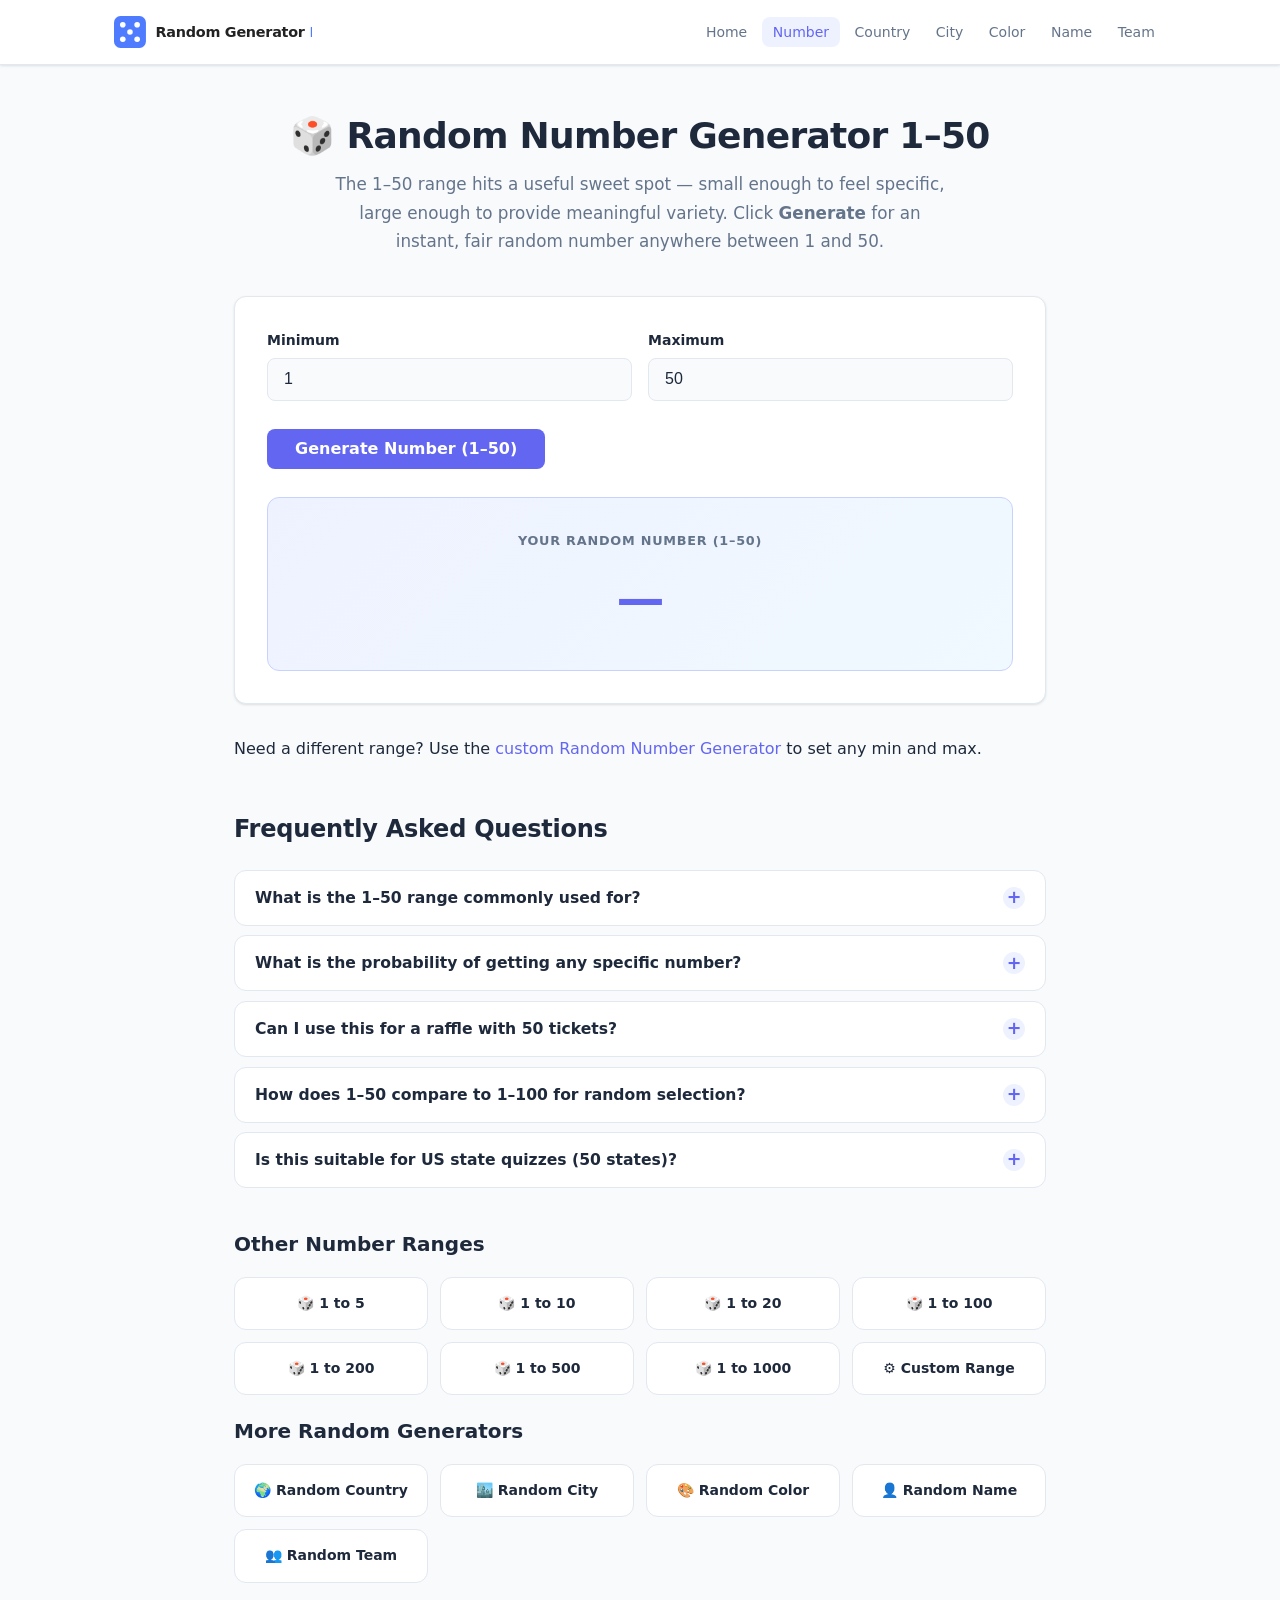
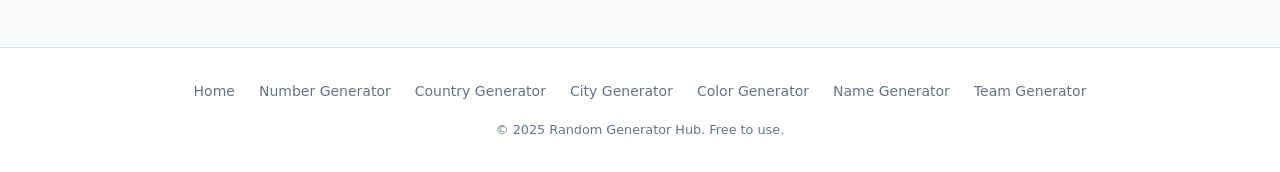
<file: random-number-generator-1-50.html>
<!DOCTYPE html>
<html lang="en">
<head>
  <meta charset="UTF-8" />
  <meta name="viewport" content="width=device-width, initial-scale=1.0" />
  <title>Random Number Generator 1-50 – Pick Any Number from 1 to 50</title>
  <meta name="description" content="Instantly generate a random number between 1 and 50. Great for classroom activities, giveaways with up to 50 participants, quiz question picks, and group decisions." />
  <link rel="canonical" href="https://randomhub-5ee.pages.dev/random-number-generator-1-50.html" />

  <!-- Open Graph -->
  <meta property="og:title" content="Random Number Generator 1-50 – Pick Any Number from 1 to 50" />
  <meta property="og:description" content="Free online tool to generate a random number from 1 to 50. Perfect for raffles, quizzes, games, and up to 50-option decisions." />
  <meta property="og:url" content="https://randomhub-5ee.pages.dev/random-number-generator-1-50.html" />
  <meta property="og:type" content="website" />
  <meta property="og:image" content="https://randomhub-5ee.pages.dev/assets/logo.svg" />

  <link rel="icon" type="image/svg+xml" href="assets/favicon.svg">
  <link rel="icon" type="image/png" sizes="32x32" href="assets/favicon.png">
  <link rel="shortcut icon" href="assets/favicon.ico">
  <link rel="stylesheet" href="css/style.css" />

  <script type="application/ld+json">
  {
    "@context": "https://schema.org",
    "@type": "WebApplication",
    "name": "Random Number Generator 1 to 50",
    "url": "https://randomhub-5ee.pages.dev/random-number-generator-1-50.html",
    "description": "Generate a random number between 1 and 50 instantly. Ideal for classroom activities, giveaways, and medium-range random selections.",
    "applicationCategory": "UtilityApplication",
    "operatingSystem": "Any",
    "offers": { "@type": "Offer", "price": "0", "priceCurrency": "USD" }
  }
  </script>
</head>
<body>

<header>
  <div class="nav-inner">
    <a href="index.html" class="logo"><img src="assets/logo.svg" alt="Random Generator Hub" height="32" width="auto"></a>
    <button class="nav-toggle" id="nav-toggle" aria-label="Toggle navigation" aria-expanded="false">
      <span></span><span></span><span></span>
    </button>
    <nav>
      <ul id="nav-menu">
        <li><a href="index.html">Home</a></li>
        <li><a href="random-number-generator.html" class="active">Number</a></li>
        <li><a href="random-country-generator.html">Country</a></li>
        <li><a href="random-city-generator.html">City</a></li>
        <li><a href="random-color-generator.html">Color</a></li>
        <li><a href="random-name-generator.html">Name</a></li>
        <li><a href="random-team-generator.html">Team</a></li>
      </ul>
    </nav>
  </div>
</header>

<main>
  <div class="page-header">
    <h1>🎲 Random Number Generator 1–50</h1>
    <p class="intro">The 1–50 range hits a useful sweet spot — small enough to feel specific, large enough to provide meaningful variety. Click <strong>Generate</strong> for an instant, fair random number anywhere between 1 and 50.</p>
  </div>

  <div class="tool-card">
    <form id="number-form" novalidate>
      <div class="form-row">
        <div class="form-group">
          <label for="min">Minimum</label>
          <input type="number" id="min" value="1" readonly />
        </div>
        <div class="form-group">
          <label for="max">Maximum</label>
          <input type="number" id="max" value="50" readonly />
        </div>
      </div>
      <p id="error-msg" class="error-msg" role="alert"></p>
      <button type="submit" class="btn btn-primary" id="generate-btn">Generate Number (1–50)</button>
    </form>

    <div class="result-box" aria-live="polite">
      <span class="result-label">Your random number (1–50)</span>
      <span class="result-value" id="result-value">—</span>
    </div>
  </div>

  <p style="margin-bottom:2rem;">Need a different range? Use the <a href="random-number-generator.html">custom Random Number Generator</a> to set any min and max.</p>

  <section class="faq" aria-label="Frequently asked questions">
    <h2>Frequently Asked Questions</h2>

    <div class="faq-item">
      <button class="faq-question">
        What is the 1–50 range commonly used for?
        <span class="faq-icon">+</span>
      </button>
      <div class="faq-answer">
        The 1–50 range works well for classroom activities (numbering up to 50 students), small-to-medium raffles, picking a random question from a 50-item quiz bank, choosing a numbered task from a list, assigning seats in a venue, and generating random scores or statistics for educational exercises.
      </div>
    </div>

    <div class="faq-item">
      <button class="faq-question">
        What is the probability of getting any specific number?
        <span class="faq-icon">+</span>
      </button>
      <div class="faq-answer">
        With 50 equally likely outcomes, the probability of any one specific number being generated is exactly 1/50, or 2%. Each click is a fresh, independent draw — prior results have no influence on future ones.
      </div>
    </div>

    <div class="faq-item">
      <button class="faq-question">
        Can I use this for a raffle with 50 tickets?
        <span class="faq-icon">+</span>
      </button>
      <div class="faq-answer">
        Yes. Number the tickets 1 to 50, click Generate, and the winning ticket number is chosen fairly. If you need to draw multiple winners without repeat, generate a result, note it, and keep clicking (you can skip repeats manually or use the <a href="random-team-generator.html">Team Generator</a> for non-repeating draws from a name list).
      </div>
    </div>

    <div class="faq-item">
      <button class="faq-question">
        How does 1–50 compare to 1–100 for random selection?
        <span class="faq-icon">+</span>
      </button>
      <div class="faq-answer">
        Both are equally random and unbiased. The 1–50 range simply gives each participant a 2% chance versus the 1% chance in a 1–100 pool. Use 1–50 when you have up to 50 options and 1–100 when you need more granularity or have more participants.
      </div>
    </div>

    <div class="faq-item">
      <button class="faq-question">
        Is this suitable for US state quizzes (50 states)?
        <span class="faq-icon">+</span>
      </button>
      <div class="faq-answer">
        Perfectly. Number each US state 1–50, generate a number, and quiz on the corresponding state. The 1–50 range is tailor-made for this kind of geography or civics exercise.
      </div>
    </div>
  </section>

  <section class="related" aria-label="Other number ranges">
    <h2>Other Number Ranges</h2>
    <div class="related-grid">
      <a href="random-number-generator-1-5.html" class="related-link">🎲 1 to 5</a>
      <a href="random-number-generator-1-10.html" class="related-link">🎲 1 to 10</a>
      <a href="random-number-generator-1-20.html" class="related-link">🎲 1 to 20</a>
      <a href="random-number-generator-1-100.html" class="related-link">🎲 1 to 100</a>
      <a href="random-number-generator-1-200.html" class="related-link">🎲 1 to 200</a>
      <a href="random-number-generator-1-500.html" class="related-link">🎲 1 to 500</a>
      <a href="random-number-generator-1-1000.html" class="related-link">🎲 1 to 1000</a>
      <a href="random-number-generator.html" class="related-link">⚙️ Custom Range</a>
    </div>
  </section>

  <section class="related" aria-label="More random generators">
    <h2>More Random Generators</h2>
    <div class="related-grid">
      <a href="random-country-generator.html" class="related-link">🌍 Random Country</a>
      <a href="random-city-generator.html" class="related-link">🏙️ Random City</a>
      <a href="random-color-generator.html" class="related-link">🎨 Random Color</a>
      <a href="random-name-generator.html" class="related-link">👤 Random Name</a>
      <a href="random-team-generator.html" class="related-link">👥 Random Team</a>
    </div>
  </section>
</main>

<footer>
  <div class="footer-inner">
    <div class="footer-links">
      <a href="index.html">Home</a>
      <a href="random-number-generator.html">Number Generator</a>
      <a href="random-country-generator.html">Country Generator</a>
      <a href="random-city-generator.html">City Generator</a>
      <a href="random-color-generator.html">Color Generator</a>
      <a href="random-name-generator.html">Name Generator</a>
      <a href="random-team-generator.html">Team Generator</a>
    </div>
    <p class="footer-copy">&copy; 2025 Random Generator Hub. Free to use.</p>
  </div>
</footer>

<script src="js/main.js"></script>
<script src="js/random-number.js"></script>
</body>
</html>
</file>
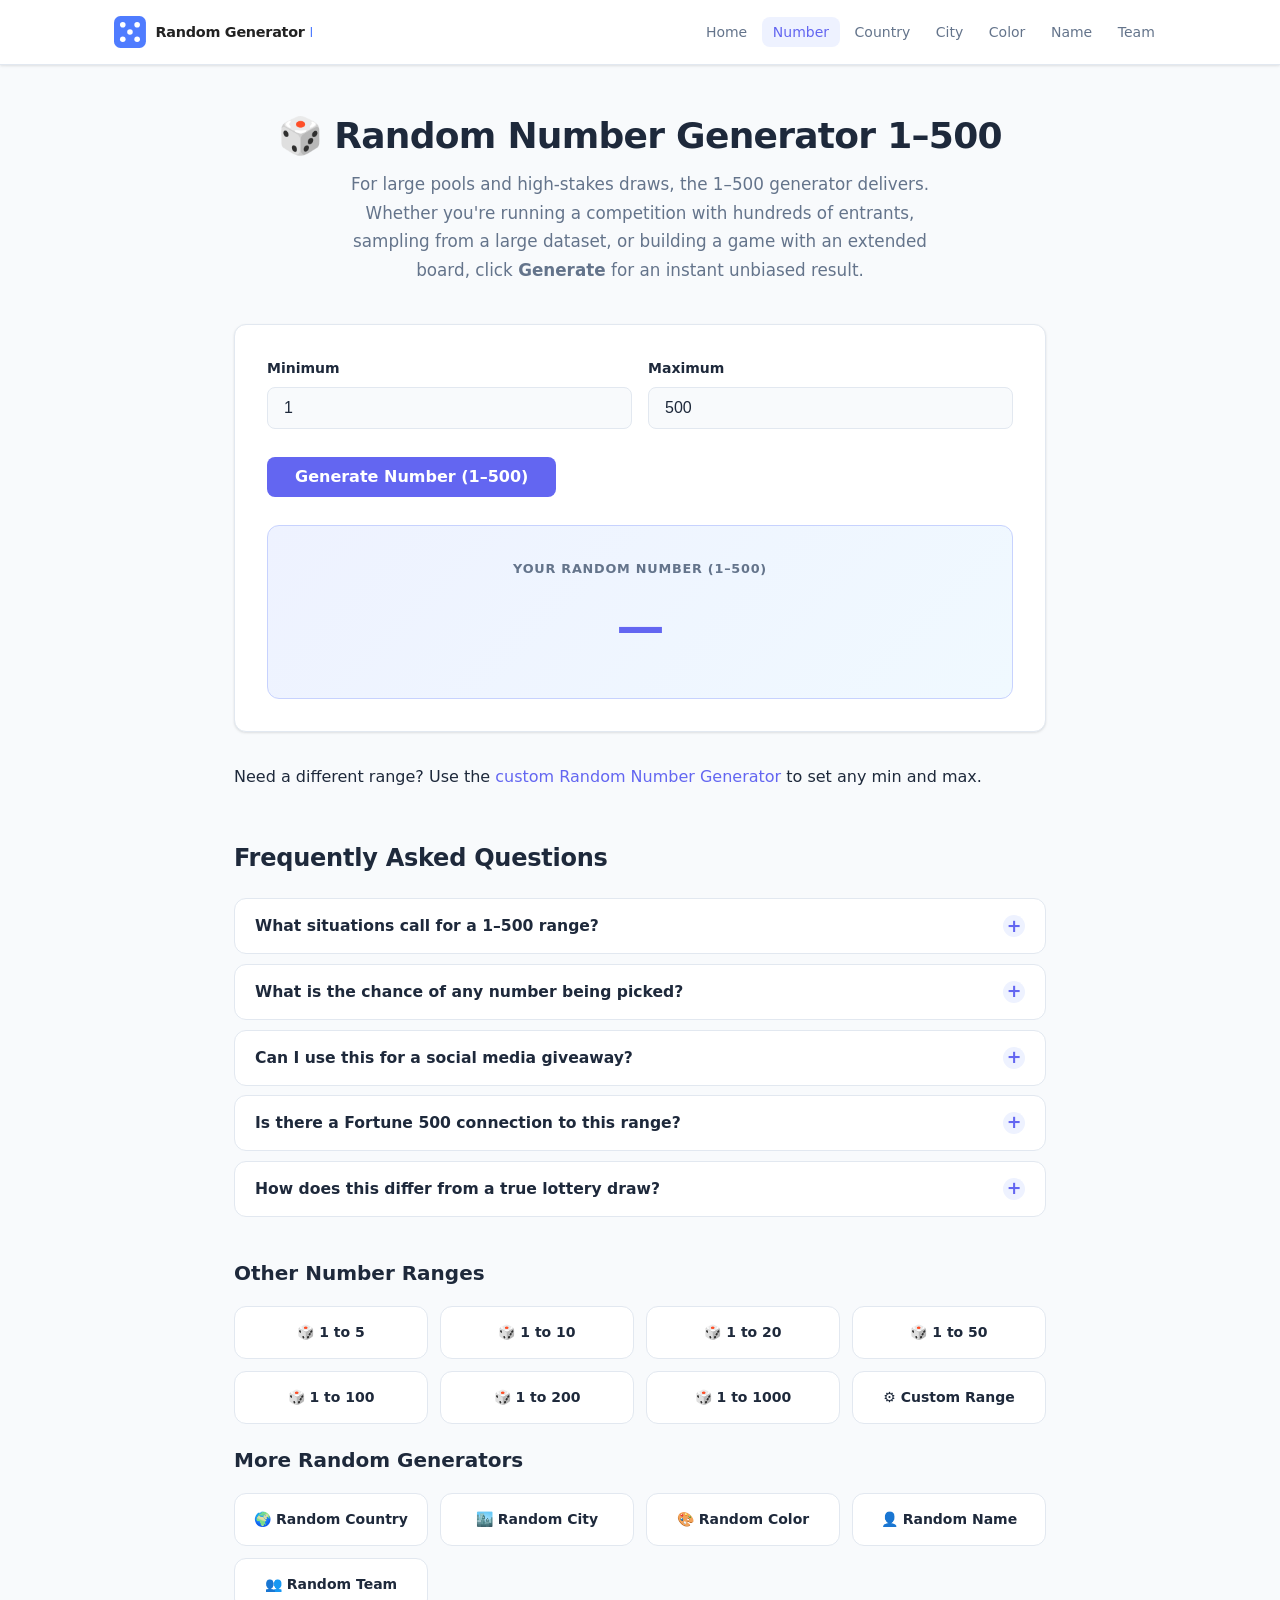
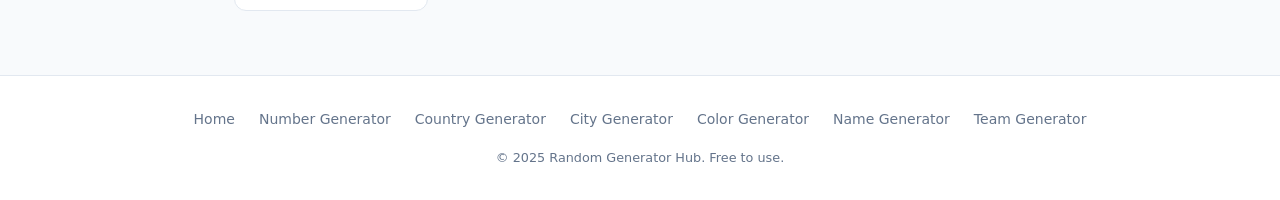
<file: random-number-generator-1-500.html>
<!DOCTYPE html>
<html lang="en">
<head>
  <meta charset="UTF-8" />
  <meta name="viewport" content="width=device-width, initial-scale=1.0" />
  <title>Random Number Generator 1-500 – Generate a Number Between 1 and 500</title>
  <meta name="description" content="Instantly generate a random number between 1 and 500. Perfect for large raffles, competitions with hundreds of entries, extended datasets, and probability studies." />
  <link rel="canonical" href="https://randomhub-5ee.pages.dev/random-number-generator-1-500.html" />

  <!-- Open Graph -->
  <meta property="og:title" content="Random Number Generator 1-500 – Generate a Number Between 1 and 500" />
  <meta property="og:description" content="Free online tool to pick a random number from 1 to 500. Ideal for large giveaways, extended lists, and events with hundreds of participants." />
  <meta property="og:url" content="https://randomhub-5ee.pages.dev/random-number-generator-1-500.html" />
  <meta property="og:type" content="website" />
  <meta property="og:image" content="https://randomhub-5ee.pages.dev/assets/logo.svg" />

  <link rel="icon" type="image/svg+xml" href="assets/favicon.svg">
  <link rel="icon" type="image/png" sizes="32x32" href="assets/favicon.png">
  <link rel="shortcut icon" href="assets/favicon.ico">
  <link rel="stylesheet" href="css/style.css" />

  <script type="application/ld+json">
  {
    "@context": "https://schema.org",
    "@type": "WebApplication",
    "name": "Random Number Generator 1 to 500",
    "url": "https://randomhub-5ee.pages.dev/random-number-generator-1-500.html",
    "description": "Generate a random number between 1 and 500 instantly. Ideal for large raffles, competitions with hundreds of entries, and probability experiments.",
    "applicationCategory": "UtilityApplication",
    "operatingSystem": "Any",
    "offers": { "@type": "Offer", "price": "0", "priceCurrency": "USD" }
  }
  </script>
</head>
<body>

<header>
  <div class="nav-inner">
    <a href="index.html" class="logo"><img src="assets/logo.svg" alt="Random Generator Hub" height="32" width="auto"></a>
    <button class="nav-toggle" id="nav-toggle" aria-label="Toggle navigation" aria-expanded="false">
      <span></span><span></span><span></span>
    </button>
    <nav>
      <ul id="nav-menu">
        <li><a href="index.html">Home</a></li>
        <li><a href="random-number-generator.html" class="active">Number</a></li>
        <li><a href="random-country-generator.html">Country</a></li>
        <li><a href="random-city-generator.html">City</a></li>
        <li><a href="random-color-generator.html">Color</a></li>
        <li><a href="random-name-generator.html">Name</a></li>
        <li><a href="random-team-generator.html">Team</a></li>
      </ul>
    </nav>
  </div>
</header>

<main>
  <div class="page-header">
    <h1>🎲 Random Number Generator 1–500</h1>
    <p class="intro">For large pools and high-stakes draws, the 1–500 generator delivers. Whether you're running a competition with hundreds of entrants, sampling from a large dataset, or building a game with an extended board, click <strong>Generate</strong> for an instant unbiased result.</p>
  </div>

  <div class="tool-card">
    <form id="number-form" novalidate>
      <div class="form-row">
        <div class="form-group">
          <label for="min">Minimum</label>
          <input type="number" id="min" value="1" readonly />
        </div>
        <div class="form-group">
          <label for="max">Maximum</label>
          <input type="number" id="max" value="500" readonly />
        </div>
      </div>
      <p id="error-msg" class="error-msg" role="alert"></p>
      <button type="submit" class="btn btn-primary" id="generate-btn">Generate Number (1–500)</button>
    </form>

    <div class="result-box" aria-live="polite">
      <span class="result-label">Your random number (1–500)</span>
      <span class="result-value" id="result-value">—</span>
    </div>
  </div>

  <p style="margin-bottom:2rem;">Need a different range? Use the <a href="random-number-generator.html">custom Random Number Generator</a> to set any min and max.</p>

  <section class="faq" aria-label="Frequently asked questions">
    <h2>Frequently Asked Questions</h2>

    <div class="faq-item">
      <button class="faq-question">
        What situations call for a 1–500 range?
        <span class="faq-icon">+</span>
      </button>
      <div class="faq-answer">
        The 1–500 range suits large-scale giveaways or raffles with hundreds of participants, picking a random item from an extended product catalog, selecting a numbered entry from a large competition, assigning random IDs for research data, or simulating lottery-style draws.
      </div>
    </div>

    <div class="faq-item">
      <button class="faq-question">
        What is the chance of any number being picked?
        <span class="faq-icon">+</span>
      </button>
      <div class="faq-answer">
        Each number has a 1/500 = 0.2% probability. With 500 equally likely outcomes, this is a fine-grained random selection — perfect for scenarios where many entries need to be treated fairly.
      </div>
    </div>

    <div class="faq-item">
      <button class="faq-question">
        Can I use this for a social media giveaway?
        <span class="faq-icon">+</span>
      </button>
      <div class="faq-answer">
        Yes. Number your entries 1–500 (or however many you have up to 500), generate a result live on stream or in a post, and announce the winner. The tool is browser-based, requires no sign-in, and the process is transparent to your audience.
      </div>
    </div>

    <div class="faq-item">
      <button class="faq-question">
        Is there a Fortune 500 connection to this range?
        <span class="faq-icon">+</span>
      </button>
      <div class="faq-answer">
        The 500 in "Fortune 500" refers to the 500 largest companies ranked annually. You could use this generator to randomly pick a Fortune 500 company to research — just generate a number and look up the corresponding rank on the current list.
      </div>
    </div>

    <div class="faq-item">
      <button class="faq-question">
        How does this differ from a true lottery draw?
        <span class="faq-icon">+</span>
      </button>
      <div class="faq-answer">
        A traditional lottery uses physical mechanisms (numbered balls, drums) for auditability. This digital generator uses JavaScript's PRNG, which is fast and practical for informal use. For legally binding draws, consider a certified random number service. For everything else, this tool works great.
      </div>
    </div>
  </section>

  <section class="related" aria-label="Other number ranges">
    <h2>Other Number Ranges</h2>
    <div class="related-grid">
      <a href="random-number-generator-1-5.html" class="related-link">🎲 1 to 5</a>
      <a href="random-number-generator-1-10.html" class="related-link">🎲 1 to 10</a>
      <a href="random-number-generator-1-20.html" class="related-link">🎲 1 to 20</a>
      <a href="random-number-generator-1-50.html" class="related-link">🎲 1 to 50</a>
      <a href="random-number-generator-1-100.html" class="related-link">🎲 1 to 100</a>
      <a href="random-number-generator-1-200.html" class="related-link">🎲 1 to 200</a>
      <a href="random-number-generator-1-1000.html" class="related-link">🎲 1 to 1000</a>
      <a href="random-number-generator.html" class="related-link">⚙️ Custom Range</a>
    </div>
  </section>

  <section class="related" aria-label="More random generators">
    <h2>More Random Generators</h2>
    <div class="related-grid">
      <a href="random-country-generator.html" class="related-link">🌍 Random Country</a>
      <a href="random-city-generator.html" class="related-link">🏙️ Random City</a>
      <a href="random-color-generator.html" class="related-link">🎨 Random Color</a>
      <a href="random-name-generator.html" class="related-link">👤 Random Name</a>
      <a href="random-team-generator.html" class="related-link">👥 Random Team</a>
    </div>
  </section>
</main>

<footer>
  <div class="footer-inner">
    <div class="footer-links">
      <a href="index.html">Home</a>
      <a href="random-number-generator.html">Number Generator</a>
      <a href="random-country-generator.html">Country Generator</a>
      <a href="random-city-generator.html">City Generator</a>
      <a href="random-color-generator.html">Color Generator</a>
      <a href="random-name-generator.html">Name Generator</a>
      <a href="random-team-generator.html">Team Generator</a>
    </div>
    <p class="footer-copy">&copy; 2025 Random Generator Hub. Free to use.</p>
  </div>
</footer>

<script src="js/main.js"></script>
<script src="js/random-number.js"></script>
</body>
</html>
</file>
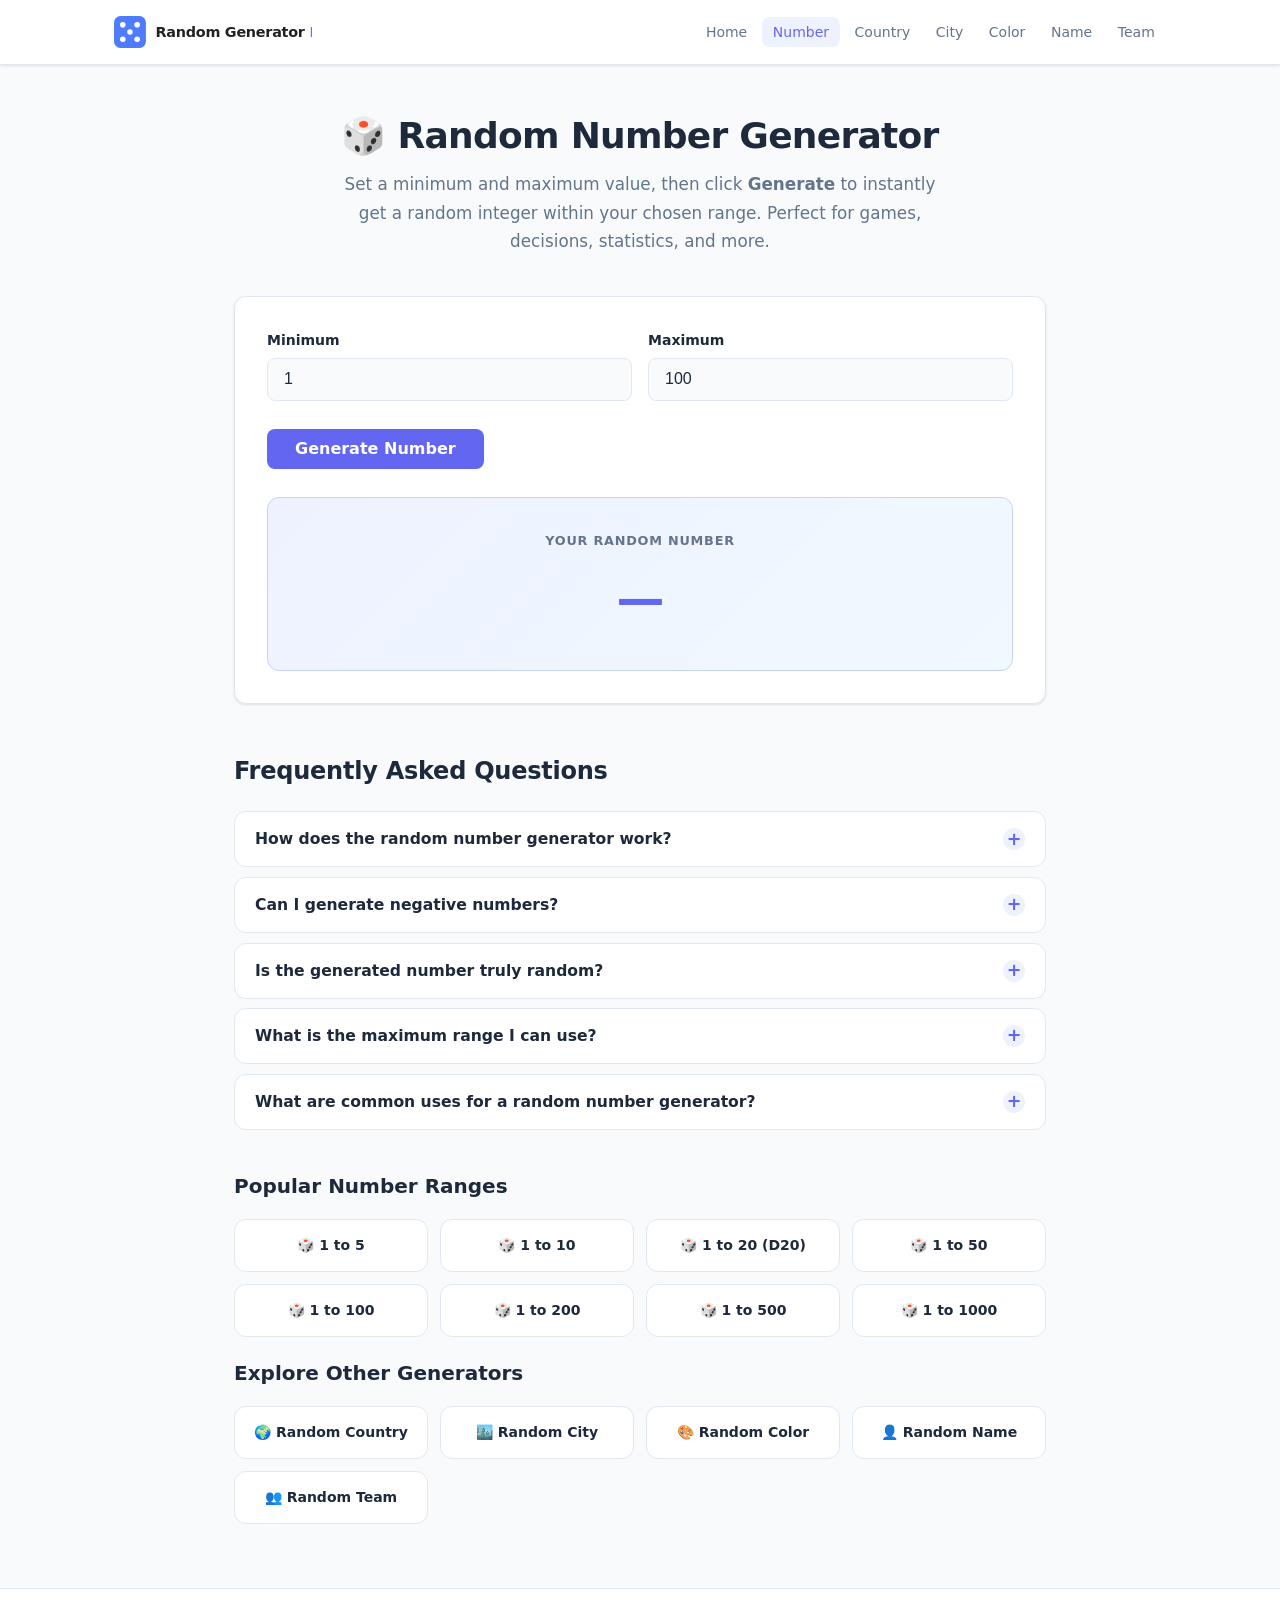
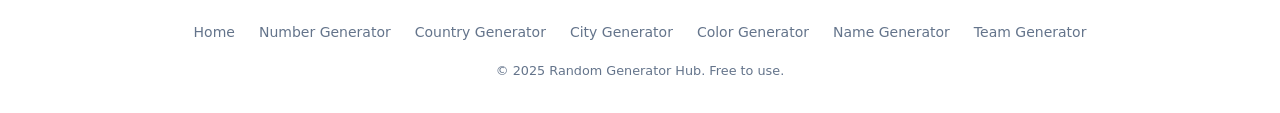
<file: random-number-generator.html>
<!DOCTYPE html>
<html lang="en">
<head>
  <meta charset="UTF-8" />
  <meta name="viewport" content="width=device-width, initial-scale=1.0" />
  <title>Random Number Generator – Pick Any Number Instantly</title>
  <meta name="description" content="Generate a random number between any minimum and maximum value. Free, instant, and works right in your browser — no download needed." />
  <link rel="canonical" href="https://randomhub-5ee.pages.dev/random-number-generator.html" />

  <!-- Open Graph -->
  <meta property="og:title" content="Random Number Generator – Pick Any Number Instantly" />
  <meta property="og:description" content="Free online random number generator. Set your min and max, click generate, and get a truly random integer in seconds." />
  <meta property="og:url" content="https://randomhub-5ee.pages.dev/random-number-generator.html" />
  <meta property="og:type" content="website" />
  <meta property="og:image" content="https://randomhub-5ee.pages.dev/assets/logo.svg" />

  <link rel="icon" type="image/svg+xml" href="assets/favicon.svg">
  <link rel="icon" type="image/png" sizes="32x32" href="assets/favicon.png">
  <link rel="shortcut icon" href="assets/favicon.ico">
  <link rel="stylesheet" href="css/style.css" />

  <!-- JSON-LD -->
  <script type="application/ld+json">
  {
    "@context": "https://schema.org",
    "@type": "WebApplication",
    "name": "Random Number Generator",
    "url": "https://randomhub-5ee.pages.dev/random-number-generator.html",
    "description": "Generate a random integer between any minimum and maximum value, instantly in your browser.",
    "applicationCategory": "UtilityApplication",
    "operatingSystem": "Any",
    "offers": { "@type": "Offer", "price": "0", "priceCurrency": "USD" }
  }
  </script>
</head>
<body>

<header>
  <div class="nav-inner">
    <a href="index.html" class="logo"><img src="assets/logo.svg" alt="Random Generator Hub" height="32" width="auto"></a>
    <button class="nav-toggle" id="nav-toggle" aria-label="Toggle navigation" aria-expanded="false">
      <span></span><span></span><span></span>
    </button>
    <nav>
      <ul id="nav-menu">
        <li><a href="index.html">Home</a></li>
        <li><a href="random-number-generator.html" class="active">Number</a></li>
        <li><a href="random-country-generator.html">Country</a></li>
        <li><a href="random-city-generator.html">City</a></li>
        <li><a href="random-color-generator.html">Color</a></li>
        <li><a href="random-name-generator.html">Name</a></li>
        <li><a href="random-team-generator.html">Team</a></li>
      </ul>
    </nav>
  </div>
</header>

<main>
  <div class="page-header">
    <h1>🎲 Random Number Generator</h1>
    <p class="intro">Set a minimum and maximum value, then click <strong>Generate</strong> to instantly get a random integer within your chosen range. Perfect for games, decisions, statistics, and more.</p>
  </div>

  <div class="tool-card">
    <form id="number-form" novalidate>
      <div class="form-row">
        <div class="form-group">
          <label for="min">Minimum</label>
          <input type="number" id="min" value="1" placeholder="e.g. 1" />
        </div>
        <div class="form-group">
          <label for="max">Maximum</label>
          <input type="number" id="max" value="100" placeholder="e.g. 100" />
        </div>
      </div>
      <p id="error-msg" class="error-msg" role="alert"></p>
      <button type="submit" class="btn btn-primary" id="generate-btn">Generate Number</button>
    </form>

    <div class="result-box" aria-live="polite">
      <span class="result-label">Your random number</span>
      <span class="result-value" id="result-value">—</span>
    </div>
  </div>

  <!-- FAQ -->
  <section class="faq" aria-label="Frequently asked questions">
    <h2>Frequently Asked Questions</h2>

    <div class="faq-item">
      <button class="faq-question">
        How does the random number generator work?
        <span class="faq-icon">+</span>
      </button>
      <div class="faq-answer">
        It uses JavaScript's <code>Math.random()</code> combined with <code>Math.floor()</code> to produce a uniformly distributed integer within your specified range. The formula is: <code>Math.floor(Math.random() × (max − min + 1)) + min</code>.
      </div>
    </div>

    <div class="faq-item">
      <button class="faq-question">
        Can I generate negative numbers?
        <span class="faq-icon">+</span>
      </button>
      <div class="faq-answer">
        Yes. Simply enter a negative value in the Min or Max field. For example, setting Min to −50 and Max to 50 will generate numbers in that full range, including zero and negatives.
      </div>
    </div>

    <div class="faq-item">
      <button class="faq-question">
        Is the generated number truly random?
        <span class="faq-icon">+</span>
      </button>
      <div class="faq-answer">
        It is pseudo-random, which is sufficient for the vast majority of everyday uses such as games, decisions, or giveaways. For cryptographic or security-critical applications, a hardware random number generator (HRNG) is recommended.
      </div>
    </div>

    <div class="faq-item">
      <button class="faq-question">
        What is the maximum range I can use?
        <span class="faq-icon">+</span>
      </button>
      <div class="faq-answer">
        You can use any integers that JavaScript can safely represent — up to ±9,007,199,254,740,991 (Number.MAX_SAFE_INTEGER). For practical use, any everyday range works perfectly.
      </div>
    </div>

    <div class="faq-item">
      <button class="faq-question">
        What are common uses for a random number generator?
        <span class="faq-icon">+</span>
      </button>
      <div class="faq-answer">
        Common uses include picking lottery numbers, running raffles and giveaways, deciding who goes first in a game, sampling data for statistics, generating random IDs, and teaching probability concepts.
      </div>
    </div>
  </section>

  <!-- Popular ranges -->
  <section class="related" aria-label="Popular number ranges">
    <h2>Popular Number Ranges</h2>
    <div class="related-grid">
      <a href="random-number-generator-1-5.html" class="related-link">🎲 1 to 5</a>
      <a href="random-number-generator-1-10.html" class="related-link">🎲 1 to 10</a>
      <a href="random-number-generator-1-20.html" class="related-link">🎲 1 to 20 (D20)</a>
      <a href="random-number-generator-1-50.html" class="related-link">🎲 1 to 50</a>
      <a href="random-number-generator-1-100.html" class="related-link">🎲 1 to 100</a>
      <a href="random-number-generator-1-200.html" class="related-link">🎲 1 to 200</a>
      <a href="random-number-generator-1-500.html" class="related-link">🎲 1 to 500</a>
      <a href="random-number-generator-1-1000.html" class="related-link">🎲 1 to 1000</a>
    </div>
  </section>

  <!-- Related tools -->
  <section class="related" aria-label="Related generators">
    <h2>Explore Other Generators</h2>
    <div class="related-grid">
      <a href="random-country-generator.html" class="related-link">🌍 Random Country</a>
      <a href="random-city-generator.html" class="related-link">🏙️ Random City</a>
      <a href="random-color-generator.html" class="related-link">🎨 Random Color</a>
      <a href="random-name-generator.html" class="related-link">👤 Random Name</a>
      <a href="random-team-generator.html" class="related-link">👥 Random Team</a>
    </div>
  </section>
</main>

<footer>
  <div class="footer-inner">
    <div class="footer-links">
      <a href="index.html">Home</a>
      <a href="random-number-generator.html">Number Generator</a>
      <a href="random-country-generator.html">Country Generator</a>
      <a href="random-city-generator.html">City Generator</a>
      <a href="random-color-generator.html">Color Generator</a>
      <a href="random-name-generator.html">Name Generator</a>
      <a href="random-team-generator.html">Team Generator</a>
    </div>
    <p class="footer-copy">&copy; 2025 Random Generator Hub. Free to use.</p>
  </div>
</footer>

<script src="js/main.js"></script>
<script src="js/random-number.js"></script>
</body>
</html>
</file>
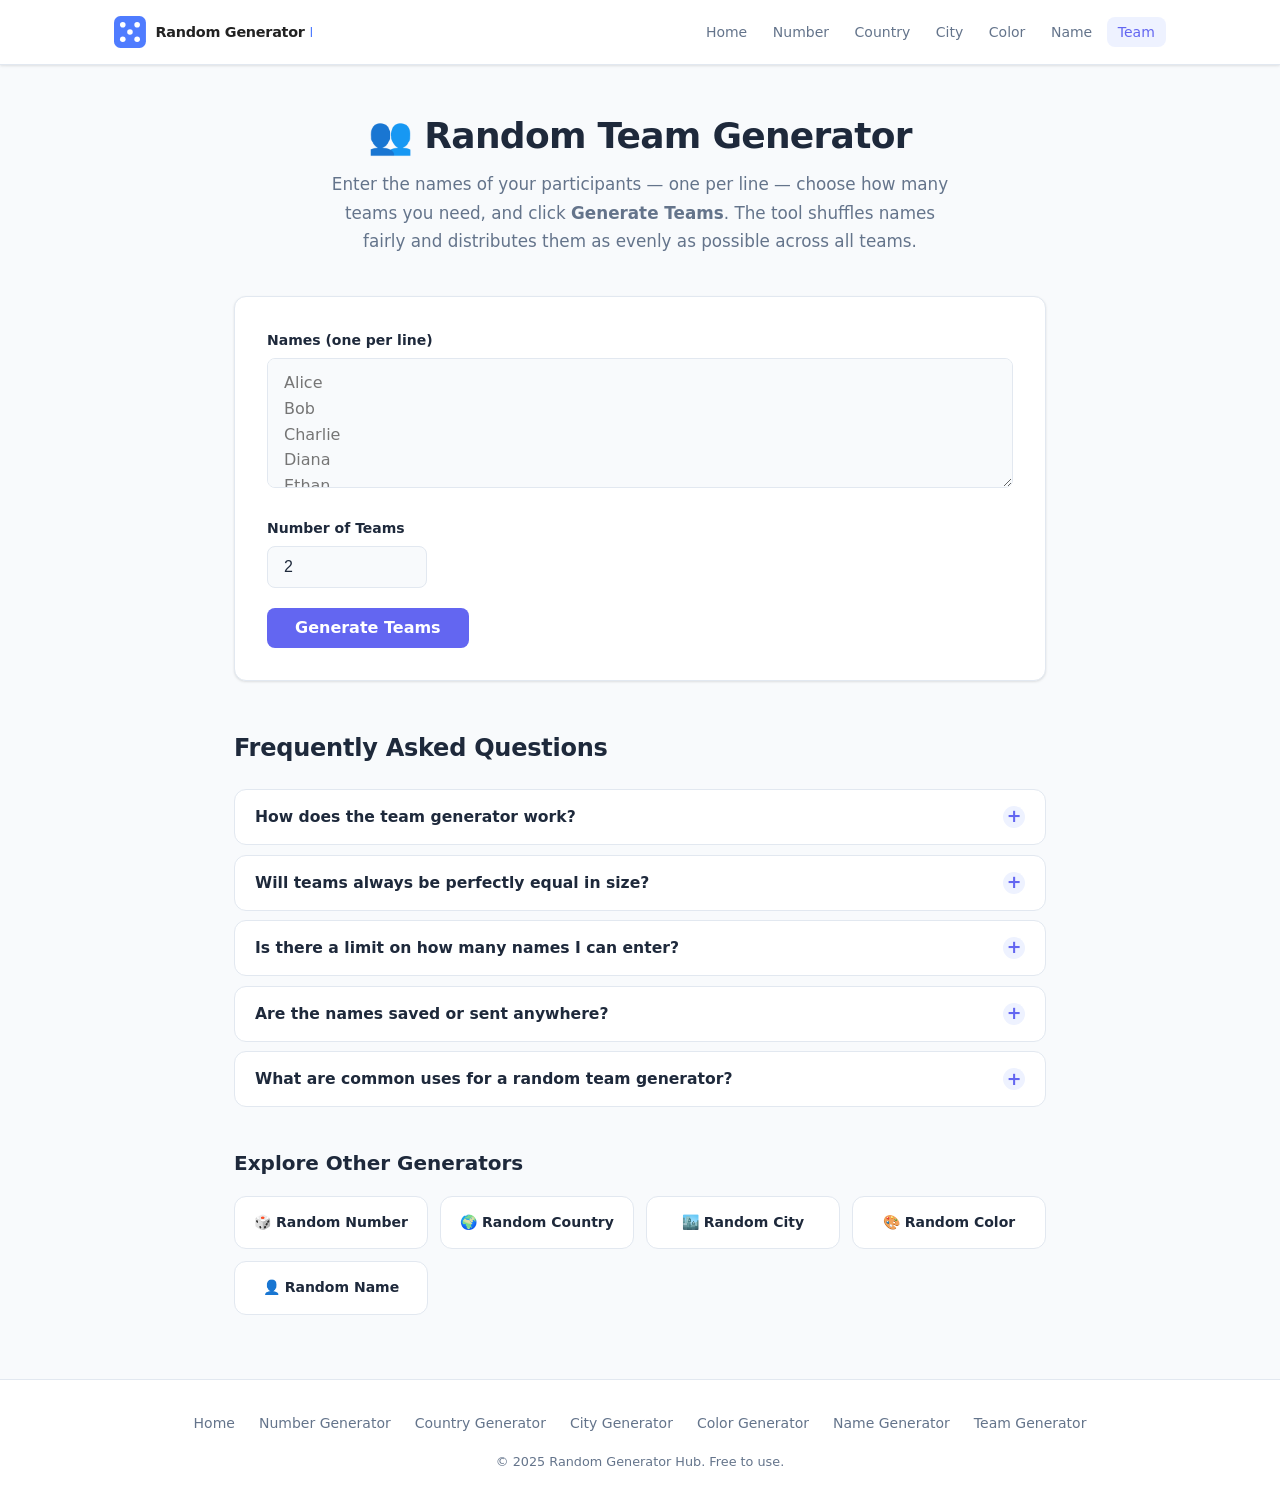
<file: random-team-generator.html>
<!DOCTYPE html>
<html lang="en">
<head>
  <meta charset="UTF-8" />
  <meta name="viewport" content="width=device-width, initial-scale=1.0" />
  <title>Random Team Generator – Split a Group into Teams Instantly</title>
  <meta name="description" content="Paste a list of names and split them into random, balanced teams in one click. Free online team randomizer for sports, classrooms, and events." />
  <link rel="canonical" href="https://randomhub-5ee.pages.dev/random-team-generator.html" />

  <!-- Open Graph -->
  <meta property="og:title" content="Random Team Generator – Split a Group into Teams Instantly" />
  <meta property="og:description" content="Enter names, choose how many teams, and get randomly shuffled teams in seconds. Free, private, no account needed." />
  <meta property="og:url" content="https://randomhub-5ee.pages.dev/random-team-generator.html" />
  <meta property="og:type" content="website" />
  <meta property="og:image" content="https://randomhub-5ee.pages.dev/assets/logo.svg" />

  <link rel="icon" type="image/svg+xml" href="assets/favicon.svg">
  <link rel="icon" type="image/png" sizes="32x32" href="assets/favicon.png">
  <link rel="shortcut icon" href="assets/favicon.ico">
  <link rel="stylesheet" href="css/style.css" />

  <!-- JSON-LD -->
  <script type="application/ld+json">
  {
    "@context": "https://schema.org",
    "@type": "WebApplication",
    "name": "Random Team Generator",
    "url": "https://randomhub-5ee.pages.dev/random-team-generator.html",
    "description": "Enter a list of names and split them into any number of random, balanced teams instantly.",
    "applicationCategory": "UtilityApplication",
    "operatingSystem": "Any",
    "offers": { "@type": "Offer", "price": "0", "priceCurrency": "USD" }
  }
  </script>
</head>
<body>

<header>
  <div class="nav-inner">
    <a href="index.html" class="logo"><img src="assets/logo.svg" alt="Random Generator Hub" height="32" width="auto"></a>
    <button class="nav-toggle" id="nav-toggle" aria-label="Toggle navigation" aria-expanded="false">
      <span></span><span></span><span></span>
    </button>
    <nav>
      <ul id="nav-menu">
        <li><a href="index.html">Home</a></li>
        <li><a href="random-number-generator.html">Number</a></li>
        <li><a href="random-country-generator.html">Country</a></li>
        <li><a href="random-city-generator.html">City</a></li>
        <li><a href="random-color-generator.html">Color</a></li>
        <li><a href="random-name-generator.html">Name</a></li>
        <li><a href="random-team-generator.html" class="active">Team</a></li>
      </ul>
    </nav>
  </div>
</header>

<main>
  <div class="page-header">
    <h1>👥 Random Team Generator</h1>
    <p class="intro">Enter the names of your participants — one per line — choose how many teams you need, and click <strong>Generate Teams</strong>. The tool shuffles names fairly and distributes them as evenly as possible across all teams.</p>
  </div>

  <div class="tool-card">
    <div class="form-group">
      <label for="names-input">Names (one per line)</label>
      <textarea id="names-input" placeholder="Alice&#10;Bob&#10;Charlie&#10;Diana&#10;Ethan&#10;Fiona"></textarea>
    </div>
    <div class="form-group">
      <label for="team-count">Number of Teams</label>
      <input type="number" id="team-count" value="2" min="2" max="50" style="max-width:160px;" />
    </div>
    <p id="error-msg" class="error-msg" role="alert"></p>
    <button class="btn btn-primary" id="generate-btn">Generate Teams</button>

    <div id="teams-result" aria-live="polite"></div>
  </div>

  <!-- FAQ -->
  <section class="faq" aria-label="Frequently asked questions">
    <h2>Frequently Asked Questions</h2>

    <div class="faq-item">
      <button class="faq-question">
        How does the team generator work?
        <span class="faq-icon">+</span>
      </button>
      <div class="faq-answer">
        The tool shuffles your list of names using the Fisher-Yates algorithm — one of the most reliable shuffling methods — and then distributes names into teams round-robin style to ensure maximum balance.
      </div>
    </div>

    <div class="faq-item">
      <button class="faq-question">
        Will teams always be perfectly equal in size?
        <span class="faq-icon">+</span>
      </button>
      <div class="faq-answer">
        Teams will be as equal as mathematically possible. If the number of participants does not divide evenly by the number of teams, some teams will have one extra member. For example, 10 names split into 3 teams gives two teams of 3 and one team of 4.
      </div>
    </div>

    <div class="faq-item">
      <button class="faq-question">
        Is there a limit on how many names I can enter?
        <span class="faq-icon">+</span>
      </button>
      <div class="faq-answer">
        There is no hard limit enforced by the tool. In practice, the browser handles hundreds of names without any issue. Simply paste your full list, one name per line, and click generate.
      </div>
    </div>

    <div class="faq-item">
      <button class="faq-question">
        Are the names saved or sent anywhere?
        <span class="faq-icon">+</span>
      </button>
      <div class="faq-answer">
        No. Everything runs entirely in your browser. No data is sent to any server, and names are not stored or logged anywhere. Your participant list stays completely private.
      </div>
    </div>

    <div class="faq-item">
      <button class="faq-question">
        What are common uses for a random team generator?
        <span class="faq-icon">+</span>
      </button>
      <div class="faq-answer">
        Popular scenarios include dividing a class into study or project groups, splitting players for sports days and PE lessons, organizing hackathon teams, assigning teams for trivia nights, or creating fair sides for any group activity where random assignment matters.
      </div>
    </div>
  </section>

  <!-- Related tools -->
  <section class="related" aria-label="Related generators">
    <h2>Explore Other Generators</h2>
    <div class="related-grid">
      <a href="random-number-generator.html" class="related-link">🎲 Random Number</a>
      <a href="random-country-generator.html" class="related-link">🌍 Random Country</a>
      <a href="random-city-generator.html" class="related-link">🏙️ Random City</a>
      <a href="random-color-generator.html" class="related-link">🎨 Random Color</a>
      <a href="random-name-generator.html" class="related-link">👤 Random Name</a>
    </div>
  </section>
</main>

<footer>
  <div class="footer-inner">
    <div class="footer-links">
      <a href="index.html">Home</a>
      <a href="random-number-generator.html">Number Generator</a>
      <a href="random-country-generator.html">Country Generator</a>
      <a href="random-city-generator.html">City Generator</a>
      <a href="random-color-generator.html">Color Generator</a>
      <a href="random-name-generator.html">Name Generator</a>
      <a href="random-team-generator.html">Team Generator</a>
    </div>
    <p class="footer-copy">&copy; 2025 Random Generator Hub. Free to use.</p>
  </div>
</footer>

<script src="js/main.js"></script>
<script src="js/random-team.js"></script>
</body>
</html>
</file>
<file: css/style.css>
/* ===== Variables ===== */
:root {
  --primary: #6366f1;
  --primary-dark: #4f46e5;
  --primary-light: #818cf8;
  --bg: #f8fafc;
  --surface: #ffffff;
  --text: #1e293b;
  --muted: #64748b;
  --border: #e2e8f0;
  --radius: 12px;
  --shadow: 0 1px 3px rgba(0,0,0,0.08), 0 1px 2px rgba(0,0,0,0.04);
  --shadow-md: 0 4px 6px -1px rgba(0,0,0,0.1), 0 2px 4px -1px rgba(0,0,0,0.06);
}

/* ===== Reset ===== */
*, *::before, *::after { box-sizing: border-box; margin: 0; padding: 0; }
html { scroll-behavior: smooth; -webkit-text-size-adjust: 100%; }
body { font-family: system-ui, -apple-system, BlinkMacSystemFont, 'Segoe UI', sans-serif; background: var(--bg); color: var(--text); line-height: 1.65; }
a { color: var(--primary); text-decoration: none; }
a:hover { text-decoration: underline; }
ul, ol { list-style: none; }
img { max-width: 100%; display: block; }
button { font-family: inherit; }

/* ===== Header / Nav ===== */
header {
  background: var(--surface);
  border-bottom: 1px solid var(--border);
  position: sticky;
  top: 0;
  z-index: 100;
  box-shadow: var(--shadow);
}
.nav-inner {
  max-width: 1100px;
  margin: 0 auto;
  padding: 0 1.5rem;
  display: flex;
  align-items: center;
  justify-content: space-between;
  height: 64px;
}
.logo {
  display: flex;
  align-items: center;
  white-space: nowrap;
  text-decoration: none;
}
.logo img {
  height: 32px;
  width: auto;
  display: block;
}
nav ul {
  display: flex;
  gap: 0.2rem;
  align-items: center;
}
nav ul li a {
  padding: 0.45rem 0.7rem;
  border-radius: 8px;
  color: var(--muted);
  font-size: 0.875rem;
  font-weight: 500;
  transition: color 0.15s, background 0.15s;
  white-space: nowrap;
}
nav ul li a:hover,
nav ul li a.active {
  color: var(--primary);
  background: #eef2ff;
  text-decoration: none;
}
.nav-toggle {
  display: none;
  background: none;
  border: none;
  cursor: pointer;
  padding: 0.5rem;
  flex-direction: column;
  gap: 5px;
}
.nav-toggle span {
  display: block;
  width: 22px;
  height: 2px;
  background: var(--text);
  border-radius: 2px;
  transition: 0.3s;
}

/* ===== Homepage Hero ===== */
.hero {
  text-align: center;
  padding: 5rem 1.5rem 3rem;
}
.hero h1 {
  font-size: clamp(2rem, 5vw, 3.25rem);
  font-weight: 800;
  letter-spacing: -0.03em;
  margin-bottom: 1rem;
  line-height: 1.2;
}
.hero h1 span { color: var(--primary); }
.hero p {
  font-size: 1.15rem;
  color: var(--muted);
  max-width: 560px;
  margin: 0 auto 2.5rem;
}

/* ===== Generator Cards Grid (Homepage) ===== */
.generators-grid {
  display: grid;
  grid-template-columns: repeat(auto-fill, minmax(240px, 1fr));
  gap: 1.25rem;
  max-width: 1000px;
  margin: 0 auto;
  padding: 0 1.5rem 4rem;
}
.generator-card {
  background: var(--surface);
  border: 1px solid var(--border);
  border-radius: var(--radius);
  padding: 2rem 1.5rem;
  text-align: center;
  transition: all 0.2s;
  display: block;
  color: var(--text);
  box-shadow: var(--shadow);
}
.generator-card:hover {
  border-color: var(--primary);
  transform: translateY(-4px);
  box-shadow: var(--shadow-md);
  text-decoration: none;
}
.generator-card .icon {
  font-size: 2.75rem;
  margin-bottom: 1rem;
  display: block;
  line-height: 1;
}
.generator-card h2 {
  font-size: 1.05rem;
  font-weight: 700;
  color: var(--text);
  margin-bottom: 0.5rem;
}
.generator-card p {
  font-size: 0.85rem;
  color: var(--muted);
  line-height: 1.5;
}

/* ===== Main Content ===== */
main {
  max-width: 860px;
  margin: 0 auto;
  padding: 3rem 1.5rem 4rem;
}
.page-header {
  text-align: center;
  margin-bottom: 2.5rem;
}
h1 {
  font-size: clamp(1.6rem, 4vw, 2.25rem);
  font-weight: 800;
  letter-spacing: -0.02em;
  line-height: 1.25;
  margin-bottom: 0.75rem;
}
.intro {
  font-size: 1.05rem;
  color: var(--muted);
  max-width: 620px;
  margin: 0 auto;
  line-height: 1.7;
}

/* ===== Tool Card ===== */
.tool-card {
  background: var(--surface);
  border: 1px solid var(--border);
  border-radius: var(--radius);
  padding: 2rem;
  margin-bottom: 2rem;
  box-shadow: var(--shadow);
}

/* ===== Form Elements ===== */
.form-group { margin-bottom: 1.25rem; }
.form-row {
  display: grid;
  grid-template-columns: 1fr 1fr;
  gap: 1rem;
}
label {
  display: block;
  font-weight: 600;
  font-size: 0.875rem;
  margin-bottom: 0.4rem;
  color: var(--text);
}
input[type="number"],
input[type="text"],
textarea {
  width: 100%;
  padding: 0.7rem 1rem;
  border: 1.5px solid var(--border);
  border-radius: 8px;
  font-size: 1rem;
  color: var(--text);
  background: var(--bg);
  transition: border-color 0.2s, box-shadow 0.2s;
  -webkit-appearance: none;
}
input:focus, textarea:focus {
  outline: none;
  border-color: var(--primary);
  box-shadow: 0 0 0 3px rgba(99,102,241,0.12);
}
textarea {
  resize: vertical;
  min-height: 130px;
  font-family: inherit;
  line-height: 1.6;
}

/* ===== Buttons ===== */
.btn {
  display: inline-flex;
  align-items: center;
  justify-content: center;
  gap: 0.5rem;
  padding: 0.75rem 1.75rem;
  border-radius: 8px;
  font-size: 1rem;
  font-weight: 600;
  cursor: pointer;
  transition: all 0.2s;
  border: none;
  line-height: 1;
}
.btn-primary {
  background: var(--primary);
  color: #fff;
}
.btn-primary:hover {
  background: var(--primary-dark);
  transform: translateY(-1px);
  box-shadow: 0 4px 12px rgba(99,102,241,0.35);
}
.btn-primary:active { transform: translateY(0); }
.btn-secondary {
  background: var(--bg);
  color: var(--text);
  border: 1.5px solid var(--border);
}
.btn-secondary:hover {
  border-color: var(--primary);
  color: var(--primary);
  background: #eef2ff;
}
.btn-group {
  display: flex;
  gap: 0.75rem;
  flex-wrap: wrap;
  margin-top: 0.5rem;
}

/* ===== Result Box ===== */
.result-box {
  margin-top: 1.75rem;
  padding: 2rem;
  background: linear-gradient(135deg, #eef2ff 0%, #f0f9ff 100%);
  border: 1.5px solid #c7d2fe;
  border-radius: var(--radius);
  text-align: center;
  min-height: 90px;
  display: flex;
  align-items: center;
  justify-content: center;
  flex-direction: column;
  gap: 0.5rem;
}
.result-label {
  font-size: 0.8rem;
  font-weight: 600;
  color: var(--muted);
  text-transform: uppercase;
  letter-spacing: 0.06em;
}
.result-value {
  font-size: clamp(2rem, 6vw, 3rem);
  font-weight: 800;
  color: var(--primary);
  letter-spacing: -0.02em;
  word-break: break-word;
}
.result-value.animate { animation: pop 0.25s ease; }
@keyframes pop {
  0% { transform: scale(0.75); opacity: 0.4; }
  100% { transform: scale(1); opacity: 1; }
}
.result-placeholder {
  color: var(--muted);
  font-size: 1rem;
  font-style: italic;
}

/* ===== Color Generator ===== */
.color-preview {
  width: 100%;
  height: 160px;
  border-radius: var(--radius);
  margin-bottom: 1.25rem;
  transition: background-color 0.3s ease;
  border: 1.5px solid var(--border);
  background: #6366f1;
}
.color-codes {
  display: flex;
  gap: 1.5rem;
  flex-wrap: wrap;
  align-items: center;
  justify-content: center;
  margin: 1rem 0;
}
.color-code-block { text-align: center; }
.color-code-label {
  font-size: 0.75rem;
  font-weight: 600;
  color: var(--muted);
  text-transform: uppercase;
  letter-spacing: 0.06em;
  margin-bottom: 0.25rem;
}
.color-code-value {
  font-size: 1.5rem;
  font-weight: 800;
  color: var(--text);
  letter-spacing: 0.02em;
}

/* ===== Team Generator ===== */
.teams-grid {
  display: grid;
  grid-template-columns: repeat(auto-fill, minmax(170px, 1fr));
  gap: 1rem;
  margin-top: 1.5rem;
}
.team-card {
  background: var(--bg);
  border: 1.5px solid var(--border);
  border-radius: var(--radius);
  padding: 1.25rem;
}
.team-card h3 {
  font-size: 0.9rem;
  font-weight: 700;
  color: var(--primary);
  margin-bottom: 0.75rem;
  padding-bottom: 0.5rem;
  border-bottom: 1px solid var(--border);
  text-transform: uppercase;
  letter-spacing: 0.04em;
}
.team-card ul li {
  padding: 0.3rem 0;
  font-size: 0.925rem;
  color: var(--text);
  border-bottom: 1px solid var(--border);
}
.team-card ul li:last-child { border-bottom: none; }

/* ===== Error state ===== */
.error-msg {
  color: #ef4444;
  font-size: 0.9rem;
  font-weight: 500;
  margin-top: 0.5rem;
}

/* ===== FAQ ===== */
.faq { margin: 3rem 0 2rem; }
.faq > h2 {
  font-size: 1.5rem;
  font-weight: 700;
  margin-bottom: 1.25rem;
  letter-spacing: -0.01em;
}
.faq-item {
  border: 1.5px solid var(--border);
  border-radius: var(--radius);
  margin-bottom: 0.6rem;
  overflow: hidden;
  background: var(--surface);
}
.faq-question {
  width: 100%;
  text-align: left;
  background: transparent;
  border: none;
  padding: 1rem 1.25rem;
  font-size: 0.975rem;
  font-weight: 600;
  cursor: pointer;
  display: flex;
  justify-content: space-between;
  align-items: center;
  color: var(--text);
  gap: 1rem;
  transition: background 0.15s;
}
.faq-question:hover { background: var(--bg); }
.faq-icon {
  flex-shrink: 0;
  width: 22px;
  height: 22px;
  border-radius: 50%;
  background: #eef2ff;
  color: var(--primary);
  display: flex;
  align-items: center;
  justify-content: center;
  font-size: 1.1rem;
  font-weight: 700;
  transition: transform 0.2s;
  line-height: 1;
}
.faq-item.open .faq-icon { transform: rotate(45deg); }
.faq-answer {
  display: none;
  padding: 0 1.25rem 1rem;
  color: var(--muted);
  line-height: 1.75;
  font-size: 0.95rem;
}
.faq-item.open .faq-answer { display: block; }

/* ===== Related Links ===== */
.related { margin-top: 2.5rem; }
.related h2 {
  font-size: 1.25rem;
  font-weight: 700;
  margin-bottom: 1rem;
}
.related-grid {
  display: grid;
  grid-template-columns: repeat(auto-fill, minmax(175px, 1fr));
  gap: 0.75rem;
}
.related-link {
  display: block;
  padding: 0.875rem 1rem;
  background: var(--surface);
  border: 1.5px solid var(--border);
  border-radius: var(--radius);
  font-weight: 600;
  font-size: 0.875rem;
  text-align: center;
  transition: all 0.2s;
  color: var(--text);
}
.related-link:hover {
  border-color: var(--primary);
  color: var(--primary);
  background: #eef2ff;
  text-decoration: none;
  transform: translateY(-2px);
  box-shadow: var(--shadow-md);
}

/* Stacked related sections: reduce gap between consecutive ones */
.related + .related { margin-top: 1.25rem; }

/* ===== Footer ===== */
footer {
  background: var(--surface);
  border-top: 1px solid var(--border);
  padding: 2rem 1.5rem;
  text-align: center;
}
.footer-inner { max-width: 900px; margin: 0 auto; }
.footer-links {
  display: flex;
  flex-wrap: wrap;
  justify-content: center;
  gap: 0.5rem 1.5rem;
  margin-bottom: 1rem;
}
.footer-links a {
  color: var(--muted);
  font-size: 0.875rem;
}
.footer-links a:hover { color: var(--primary); }
.footer-copy {
  font-size: 0.8rem;
  color: var(--muted);
}

/* ===== Responsive ===== */
@media (max-width: 700px) {
  .nav-toggle { display: flex; }
  nav ul {
    display: none;
    flex-direction: column;
    position: absolute;
    top: 64px;
    left: 0;
    right: 0;
    background: var(--surface);
    border-bottom: 1px solid var(--border);
    padding: 0.75rem 1rem;
    gap: 0.2rem;
    box-shadow: var(--shadow-md);
  }
  nav ul.open { display: flex; }
  nav ul li a { display: block; padding: 0.6rem 0.75rem; }
  .form-row { grid-template-columns: 1fr; }
  .hero { padding: 3rem 1.5rem 2rem; }
  main { padding: 2rem 1.25rem 3rem; }
  .tool-card { padding: 1.5rem; }
  .result-box { padding: 1.5rem; }
}
</file>
